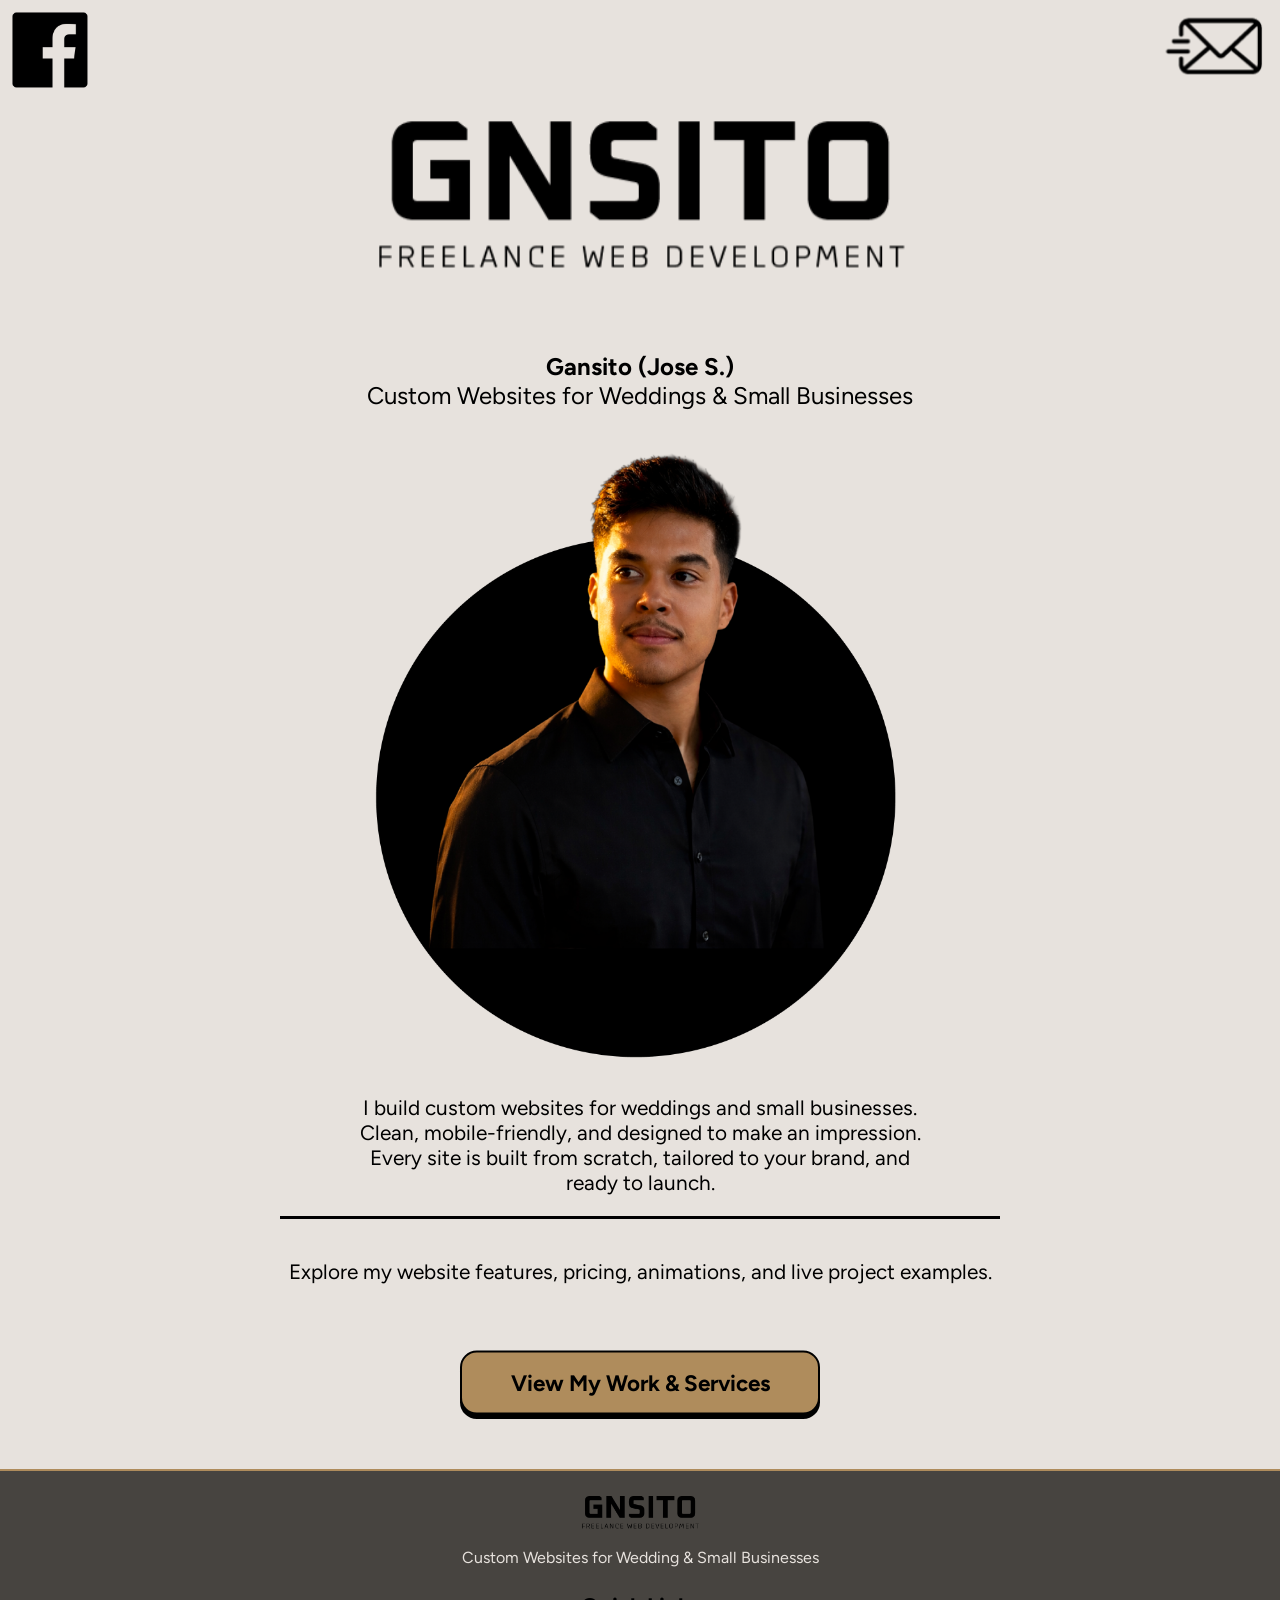
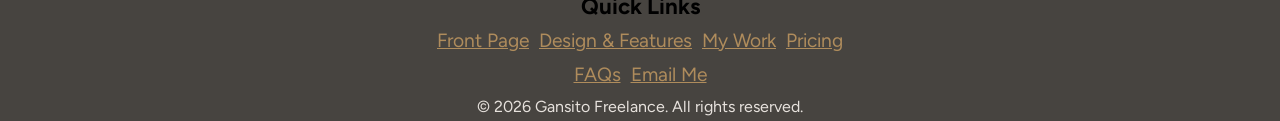
<file: index.html>
<!DOCTYPE html>
<html lang="en">
<head>
    <!--
        GNSITO Freelance Web Dev Home Page

        Author: Jose Sanchez
        Date: 2/12/2026

        Filename: index.html
    -->

    <title>GNSITO Freelance Web Development</title>
    <meta charset="utf-8">
    <meta name="viewport" content="width=device-width, initial-scale=1.0">
    <meta name="description" content="Custom website design for weddings and small businesses by GNSITO Freelance — modern, mobile-friendly sites built from scratch.">
    <link rel="icon" type="image/png" href="gallery/logo.png">
    <meta property="og:title" content="GNSITO Freelance Web Development">
    <meta property="og:description" content="Custom website design for weddings and small businesses by GNSITO Freelance — modern, mobile-friendly sites built from scratch.">
    <meta property="og:type" content="website">
    <meta property="og:url" content="https://gnsitofreelance.com/">
    <meta property="og:image" content="https://gnsitofreelance.com/gallery/logo.png">
    <meta property="og:site_name" content="GNSITO Freelance">
    <meta name="twitter:card" content="summary">
    <meta name="twitter:title" content="GNSITO Freelance Web Development">
    <meta name="twitter:description" content="Custom website design for weddings and small businesses by GNSITO Freelance — modern, mobile-friendly sites built from scratch.">
    <meta name="twitter:image" content="https://gnsitofreelance.com/gallery/logo.png">
    <link rel="stylesheet" href="base.css">
    <link rel="stylesheet" href="gf_styles1.css">
    <link rel="preconnect" href="https://fonts.googleapis.com">
    <link rel="preconnect" href="https://fonts.gstatic.com" crossorigin>
    <link href="https://fonts.googleapis.com/css2?family=Figtree:ital,wght@0,300..900;1,300..900&display=swap" rel="stylesheet">
    <script src="fade-animation.js" defer></script>
</head>

<body>

    <div class="contact">
        <div class="slide-in-right">
            <a href="https://www.facebook.com/profile.php?id=61586808749252" target="_blank">
                <img src="gallery/fb-icon.png" alt="facebook" class="facebook-icon">
            </a>
        </div>
        <div class="slide-in-left">
            <a onclick="window.location.href='mailto:gnsito.freelance@gmail.com'">
                <img src="gallery/email-icon.png" alt="email" class="email-icon">
            </a>
        </div>
    </div>

    <section class="logo">
        <img src="gallery/logo.png" alt="GNSITO Freelance Web Development">
    </section>

    <section class="profile">
        <div class="intro">
            <h1>
                Gansito (Jose S.)
            </h1>
            <p>
                Custom Websites for Weddings & Small Businesses
            </p>
        </div>

        <img src="gallery/profile-pic.png" alt="Profile" class="profile-pic">

        <div class="fade-in">
            <div class="about-me">
                <p>
                    I build custom websites for weddings and small businesses. Clean,
                    mobile-friendly, and designed to make an impression. Every site is
                    built from scratch, tailored to your brand, and ready to launch.
                </p>
            </div>
        </div>
    </section>

    <section class="websites">
        <div class="fade-in">
            <p class="info">
                Explore my website features, pricing, animations, and live project examples.
            </p>
        </div>

        <div class="fade-in">
            <div class="buttons">
                <div class="button" id="home-cta">
                    <a href="features.html" class="btn">View My Work & Services</a>
                </div>
            </div>
        </div>
    </section>
    
    <footer>
        <img src="gallery/logo.png" alt="logo" class="foot-logo">
        <p>Custom Websites for Wedding & Small Businesses</p>
        <section class="links">
            <h3>Quick Links</h3>
            <section class="foot-nav">
                <a href="index.html">Front Page</a>
                <a href="features.html">Design & Features</a>
                <a href="mywork.html">My Work</a>
                <a href="pricing.html">Pricing</a>
            </section>
            <div class="foot-nav">
                <a href="faq.html">FAQs</a>
                <a onclick="window.location.href='mailto:gnsito.freelance@gmail.com'">Email Me</a>
            </div>
        </section>
        <p>© 2026 Gansito Freelance. All rights reserved.</p>
    </footer>


</body>
</html>
</file>
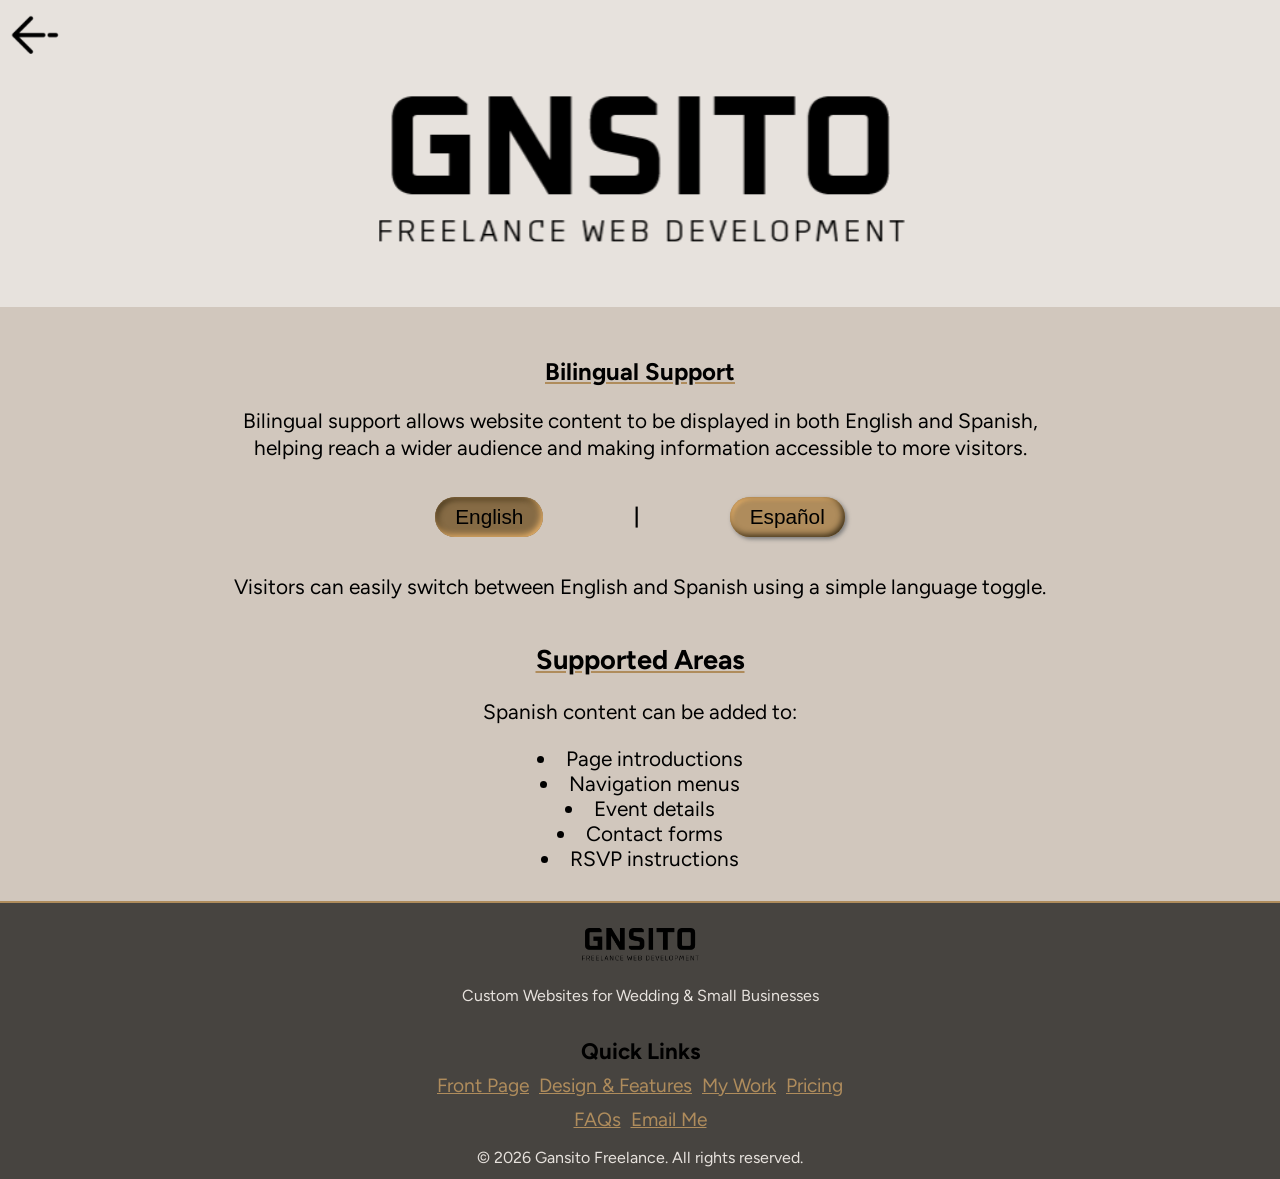
<file: bilingual.html>
<!DOCTYPE html>
<html lang="en">

    <!--
        GNSITO Freelance Bilingual Support Page

        Author: Jose Sanchez
        Date: 3/10/2026

        Filename: bilingual.html
    -->

<head>
    <meta charset="UTF-8">
    <meta name="viewport" content="width=device-width, initial-scale=1.0">
    <title>Bilingual Support | GNSITO Freelance</title>
    <meta name="description" content="Reach a wider audience with bilingual English and Spanish website content from GNSITO Freelance.">
    <link rel="icon" type="image/png" href="gallery/logo.png">
    <meta property="og:title" content="Bilingual Support | GNSITO Freelance">
    <meta property="og:description" content="Reach a wider audience with bilingual English and Spanish website content from GNSITO Freelance.">
    <meta property="og:type" content="website">
    <meta property="og:url" content="https://gnsitofreelance.com/bilingual.html">
    <meta property="og:image" content="https://gnsitofreelance.com/gallery/logo.png">
    <meta property="og:site_name" content="GNSITO Freelance">
    <meta name="twitter:card" content="summary">
    <meta name="twitter:title" content="Bilingual Support | GNSITO Freelance">
    <meta name="twitter:description" content="Reach a wider audience with bilingual English and Spanish website content from GNSITO Freelance.">
    <meta name="twitter:image" content="https://gnsitofreelance.com/gallery/logo.png">
    <link rel="preconnect" href="https://fonts.googleapis.com">
    <link rel="preconnect" href="https://fonts.gstatic.com" crossorigin>
    <link href="https://fonts.googleapis.com/css2?family=Figtree:ital,wght@0,300..900;1,300..900&display=swap" rel="stylesheet">
    <link rel="stylesheet" href="base.css">
    <link rel="stylesheet" href="bilingual-styles.css">
    <script src="fade-animation.js" defer></script>
    <script src="lang-toggle.js" defer></script>
</head>
<body>

    <header>

        <div class="top-header">
            <a href="features.html" class="back-btn">
                <img src="gallery/back-arrow.png" alt="Back Button">
            </a>
        </div>

        <div class="logo">
            <a href="index.html"><img src="gallery/logo.png" alt="logo"></a>
        </div>

    </header>

    <section class="main">
        <div class="intro">

            <div class="title">
                <h1>
                    <span class="en">Bilingual Support</span>
                    <span class="es">Apoyo Bilingue</span>
                </h1>
            </div>

            <div class="info">
                <p>
                    <span class="en">
                        Bilingual support allows website content to be displayed in both
                        English and Spanish, helping reach a wider audience and making
                        information accessible to more visitors.
                    </span>
                    <span class="es">
                        El soporte bilingüe permite que el contenido del sitio web se muestre 
                        en ambos inglés y español, ayudando a llegar a un público más amplio y 
                        haciendo información accesible a más visitantes.
                    </span>
                </p>
            </div>
        </div>

        <div class="card">
            <div class="language-toggle">
                <button data-lang="en" onclick="setLanguage('en')">English</button>
                <p><b>|</b></p>
                <button data-lang="es" onclick="setLanguage('es')">Español</button>
            </div>
        </div>

        <div class="card">
            <div class="description">
                <p>
                    <span class="en">
                        Visitors can easily switch between English and Spanish
                        using a simple language toggle.
                    </span>
                    <span class="es">
                        Los visitantes pueden cambiar fácilmente entre inglés y español 
                        mediante un sencillo interruptor de idioma.
                    </span>
                </p>
            </div>
        </div>


        <div class="support">
            <div class="card">
                <h2>
                    <span class="en">
                        Supported Areas
                    </span>
                    <span class="es">
                        Áreas Apoyadas
                    </span>
                </h2>
            </div>


            <span class="en">
                <p>Spanish content can be added to:</p>
                <ul>
                    <li class="card">Page introductions</li>
                    <li class="card">Navigation menus</li>
                    <li class="card">Event details</li>
                    <li class="card">Contact forms</li>
                    <li class="card">RSVP instructions</li>
                </ul>
            </span>
            <span class="es">
                <p>Se puede añadir contenido en español a:</p>
                <ul>
                    <li class="card">Introducciones de páginas</li>
                    <li class="card">Menús de navegación</li>
                    <li class="card">Detalles del evento</li>
                    <li class="card">Formularios de contacto</li>
                    <li class="card">Instrucciones de RSVP</li>
                </ul>
            </span>

        </div>


    
    </section>

    <footer>
        <img src="gallery/logo.png" alt="logo" class="foot-logo">
        <p>Custom Websites for Wedding & Small Businesses</p>
        <section class="links">
            <h3>Quick Links</h3>
            <section class="foot-nav">
                <a href="index.html">Front Page</a>
                <a href="features.html">Design & Features</a>
                <a href="mywork.html">My Work</a>
                <a href="pricing.html">Pricing</a>
            </section>
            <div class="foot-nav">
                <a href="faq.html">FAQs</a>
                <a onclick="window.location.href='mailto:gnsito.freelance@gmail.com'">Email Me</a>
            </div>
        </section>
        <p>© 2026 Gansito Freelance. All rights reserved.</p>
    </footer>

</body>
</html>
</file>
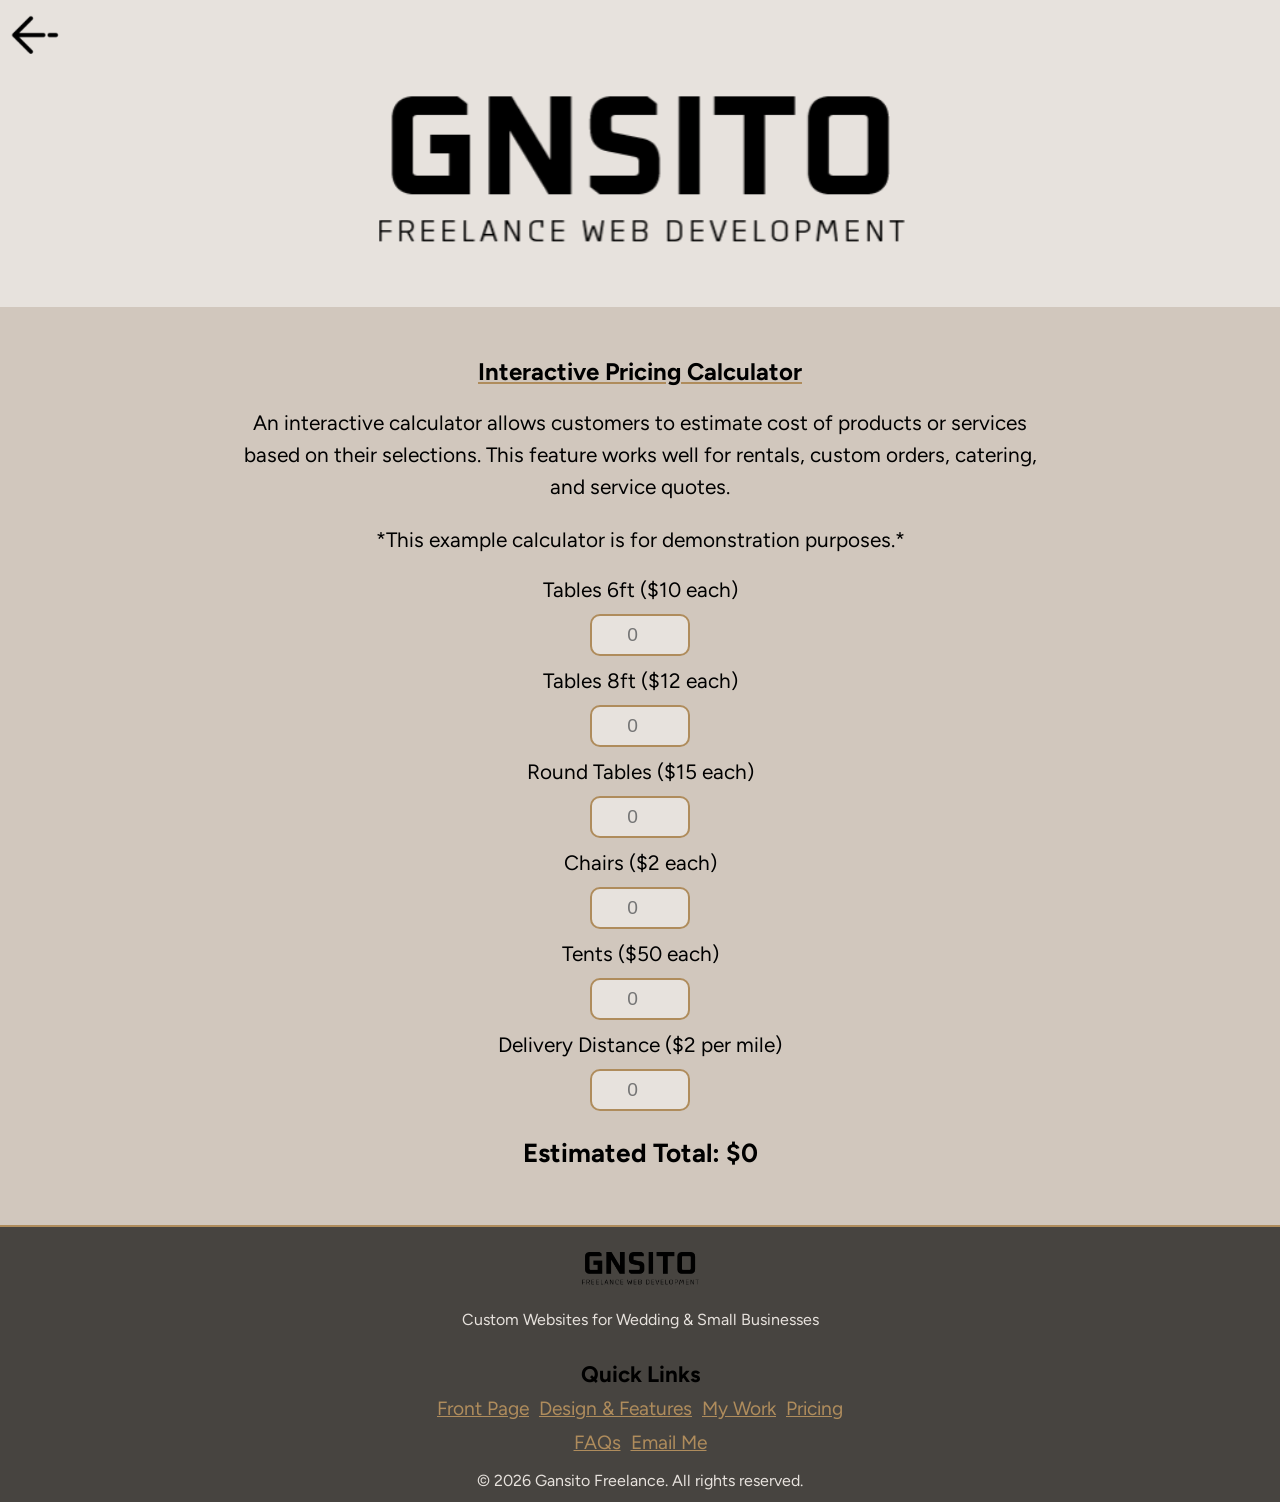
<file: calculator.html>
<!DOCTYPE html>
<html lang="en">

    <!--
        GNSITO Freelance Pricing Calculator Page

        Author: Jose Sanchez
        Date: 3/11/2026

        Filename: calculator.html
    -->

<head>
    <meta charset="UTF-8">
    <meta name="viewport" content="width=device-width, initial-scale=1.0">
    <title>Interactive Pricing Calculator | GNSITO Freelance</title>
    <meta name="description" content="Estimate the cost of your custom website with GNSITO Freelance's interactive pricing calculator.">
    <link rel="icon" type="image/png" href="gallery/logo.png">
    <meta property="og:title" content="Interactive Pricing Calculator | GNSITO Freelance">
    <meta property="og:description" content="Estimate the cost of your custom website with GNSITO Freelance's interactive pricing calculator.">
    <meta property="og:type" content="website">
    <meta property="og:url" content="https://gnsitofreelance.com/calculator.html">
    <meta property="og:image" content="https://gnsitofreelance.com/gallery/logo.png">
    <meta property="og:site_name" content="GNSITO Freelance">
    <meta name="twitter:card" content="summary">
    <meta name="twitter:title" content="Interactive Pricing Calculator | GNSITO Freelance">
    <meta name="twitter:description" content="Estimate the cost of your custom website with GNSITO Freelance's interactive pricing calculator.">
    <meta name="twitter:image" content="https://gnsitofreelance.com/gallery/logo.png">
    <link rel="preconnect" href="https://fonts.googleapis.com">
    <link rel="preconnect" href="https://fonts.gstatic.com" crossorigin>
    <link href="https://fonts.googleapis.com/css2?family=Figtree:ital,wght@0,300..900;1,300..900&display=swap" rel="stylesheet">
    <link rel="stylesheet" href="base.css">
    <link rel="stylesheet" href="calculator-styles.css">
    <script src="fade-animation.js" defer></script>
</head>
<body>

    <header>

        <div class="top-header">
            <a href="features.html" class="back-btn">
                <img src="gallery/back-arrow.png" alt="Back Button">
            </a>
        </div>

        <div class="logo">
            <a href="index.html"><img src="gallery/logo.png" alt="logo"></a>
        </div>

    </header>

    <section class="main">
        <div class="intro">

            <div class="title">
                <h1>Interactive Pricing Calculator</h1>
            </div>

            <div class="info">
                <p>
                    An interactive calculator allows customers to estimate cost
                    of products or services based on their selections. This
                    feature works well for rentals, custom orders, catering,
                    and service quotes.
                </p>
            </div>

            <div class="note">
                <p>*This example calculator is for demonstration purposes.*</p>
            </div>
        </div>


        <div class="card">
            <div class="calculator">

                <label>Tables 6ft ($10 each)</label>
                <input type="number" id="tables6" placeholder="0" min="0">

                <label>Tables 8ft ($12 each)</label>
                <input type="number" id="tables8" placeholder="0" min="0">

                <label>Round Tables ($15 each)</label>
                <input type="number" id="round" placeholder="0" min="0">

                <label>Chairs ($2 each)</label>
                <input type="number" id="chairs" placeholder="0" min="0">

                <label>Tents ($50 each)</label>
                <input type="number" id="tents" placeholder="0" min="0">

                <label>Delivery Distance ($2 per mile)</label>
                <input type="number" id="miles" placeholder="0" min="0">

            </div>
        </div>

        <div class="card">
            <div class="total-box">
                <h3>Estimated Total: $<span id="total">0</span></h3>
            </div>
        </div>

        <script>
            function calculateTotal() {
                let tables6 = getValue("tables6") * 10;
                let tables8 = getValue("tables8") * 12;
                let round = getValue("round") * 15;
                let chairs = getValue("chairs") * 2;
                let tents = getValue("tents") * 50;
                let miles = getValue("miles") * 2;

                let total = tables6 + tables8 + round + chairs + tents + miles;

                document.getElementById("total").textContent = total.toFixed(2);
            }

            document.querySelectorAll("input").forEach(input => {
                input.addEventListener("input", calculateTotal);
            })

            function getValue(id) {
                let input = document.getElementById(id);
                let value = parseFloat(input.value);

                if (isNaN(value) || value < 0) {
                    return 0;
                }

                return value;
            }
            document.querySelectorAll('input[type="number"]').forEach(input => {
                input.addEventListener("keydown", function(e) {
                    if (e.key === "-") {
                        e.preventDefault();
                    }
                });
            });
        </script>

    </section>

    <footer>
        <img src="gallery/logo.png" alt="logo" class="foot-logo">
        <p>Custom Websites for Wedding & Small Businesses</p>
        <section class="links">
            <h3>Quick Links</h3>
            <section class="foot-nav">
                <a href="index.html">Front Page</a>
                <a href="features.html">Design & Features</a>
                <a href="mywork.html">My Work</a>
                <a href="pricing.html">Pricing</a>
            </section>
            <div class="foot-nav">
                <a href="faq.html">FAQs</a>
                <a onclick="window.location.href='mailto:gnsito.freelance@gmail.com'">Email Me</a>
            </div>
        </section>
        <p>© 2026 Gansito Freelance. All rights reserved.</p>
    </footer>

</body>
</html>
</file>
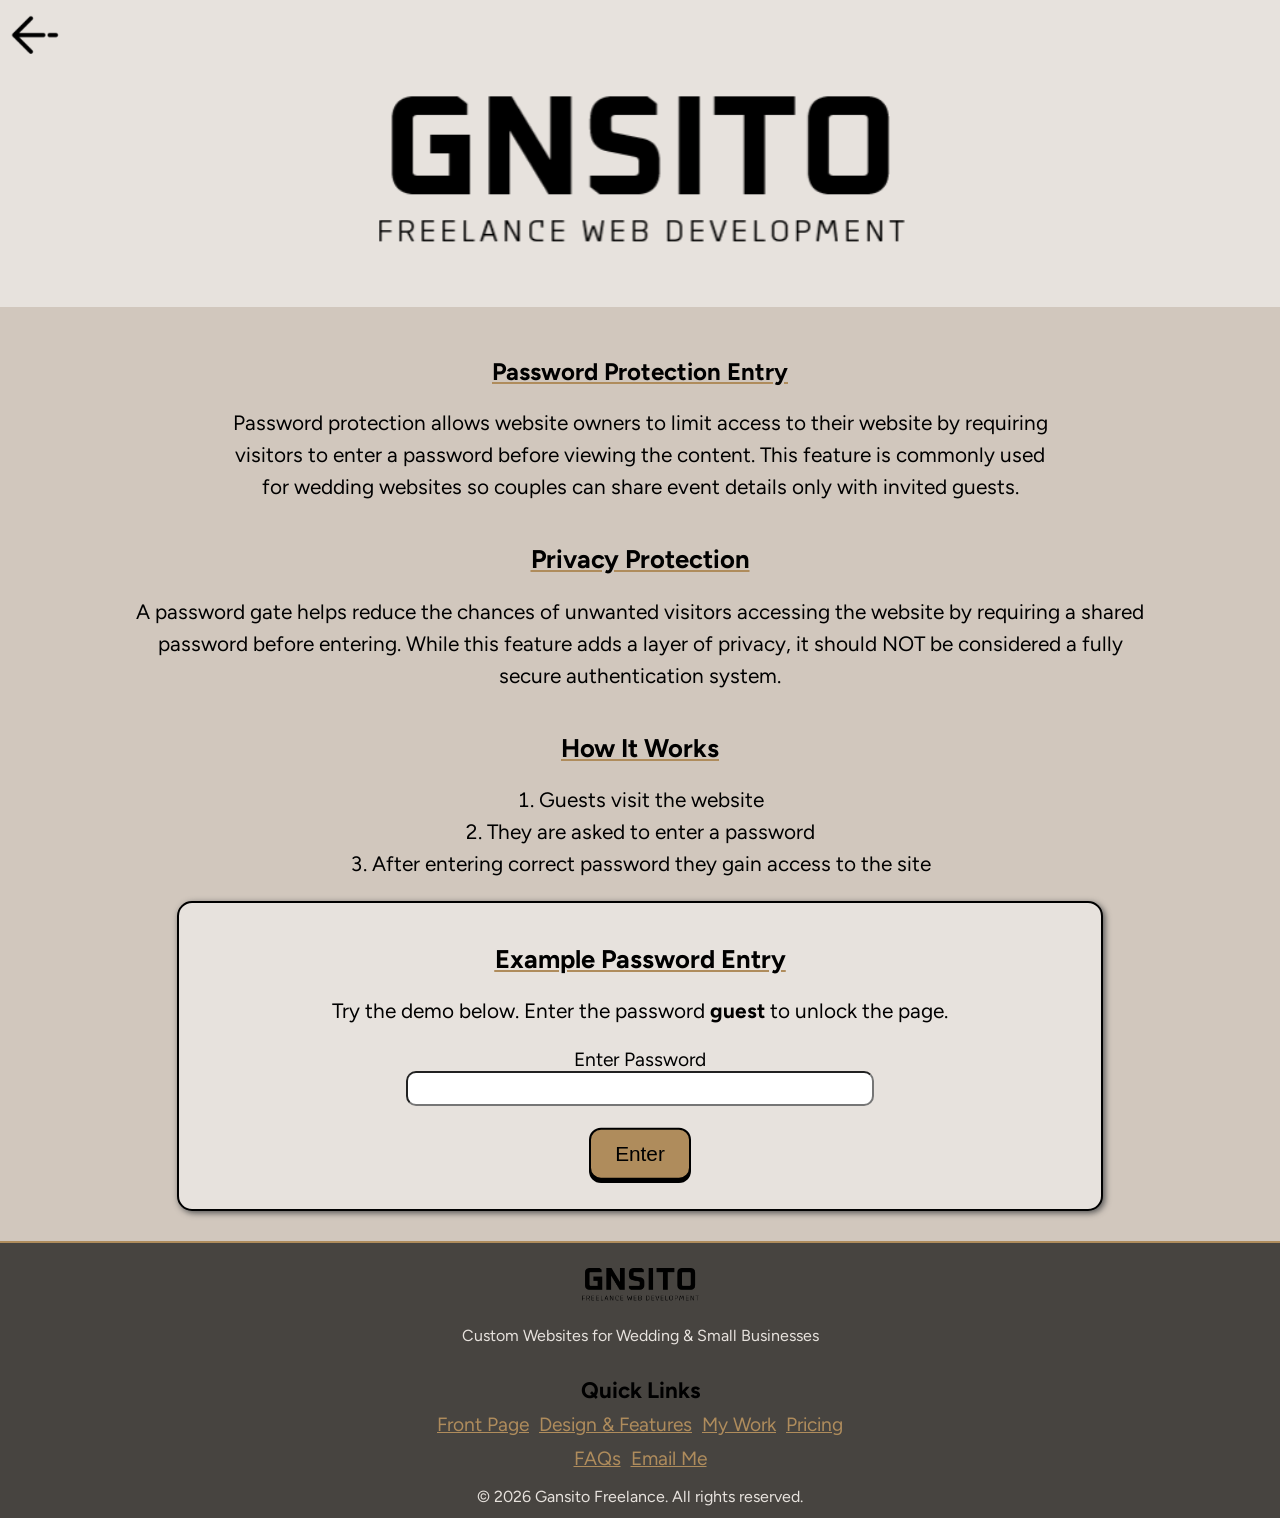
<file: demo-access.html>
<!DOCTYPE html>
<html lang="en">

    <!--
        GNSITO Freelance Demo Access Page

        Author: Jose Sanchez
        Date: 3/13/2026

        Filename: demo-access.html
    -->

<head>
    <meta charset="UTF-8">
    <meta name="viewport" content="width=device-width, initial-scale=1.0">
    <title>Demo Access | GNSITO Freelance</title>
    <meta name="description" content="Preview of private password-protected website content from GNSITO Freelance.">
    <meta name="robots" content="noindex, nofollow">
    <link rel="icon" type="image/png" href="gallery/logo.png">
    <link rel="preconnect" href="https://fonts.googleapis.com">
    <link rel="preconnect" href="https://fonts.gstatic.com" crossorigin>
    <link href="https://fonts.googleapis.com/css2?family=Figtree:ital,wght@0,300..900;1,300..900&display=swap" rel="stylesheet">
    <link rel="stylesheet" href="base.css">
    <link rel="stylesheet" href="password-styles.css">
    <script src="fade-animation.js" defer></script>
</head>
<body>

    <header>

        <div class="top-header">
            <a href="password.html" class="back-btn">
                <img src="gallery/back-arrow.png" alt="Back Button">
            </a>
        </div>

        <div class="logo">
            <a href="index.html"><img src="gallery/logo.png" alt="logo"></a>
        </div>

    </header>

    <section class="main">
        <div class="intro">

            <div class="title">
                <h1>Congragulations!</h1>
            </div>

            <div class="info">
                <p>
                    This page represents the private website content that guests
                    would see after entering the correct password.
                </p>
            </div>

            <div class="title">
                <h2>Direct Page Access Protection</h2>
            </div>

            <div class="info">
                If someone attempts to access a page directly by typing its web address
                into the browser, the website first checks whether the password has been 
                entered. If not, the visitor is automatically redirected back to the 
                password entry page before the content can be viewed.
            </div>
        </div>


        
    </section>

    <footer>
        <img src="gallery/logo.png" alt="logo" class="foot-logo">
        <p>Custom Websites for Wedding & Small Businesses</p>
        <section class="links">
            <h3>Quick Links</h3>
            <section class="foot-nav">
                <a href="index.html">Front Page</a>
                <a href="features.html">Design & Features</a>
                <a href="mywork.html">My Work</a>
                <a href="pricing.html">Pricing</a>
            </section>
            <div class="foot-nav">
                <a href="faq.html">FAQs</a>
                <a onclick="window.location.href='mailto:gnsito.freelance@gmail.com'">Email Me</a>
            </div>
        </section>
        <p>© 2026 Gansito Freelance. All rights reserved.</p>
    </footer>

    <script>
        if(sessionStorage.getItem("weddingAccess") !== "allowed") {
            window.location.replace("password.html");
        }
    </script>

</body>
</html>
</file>
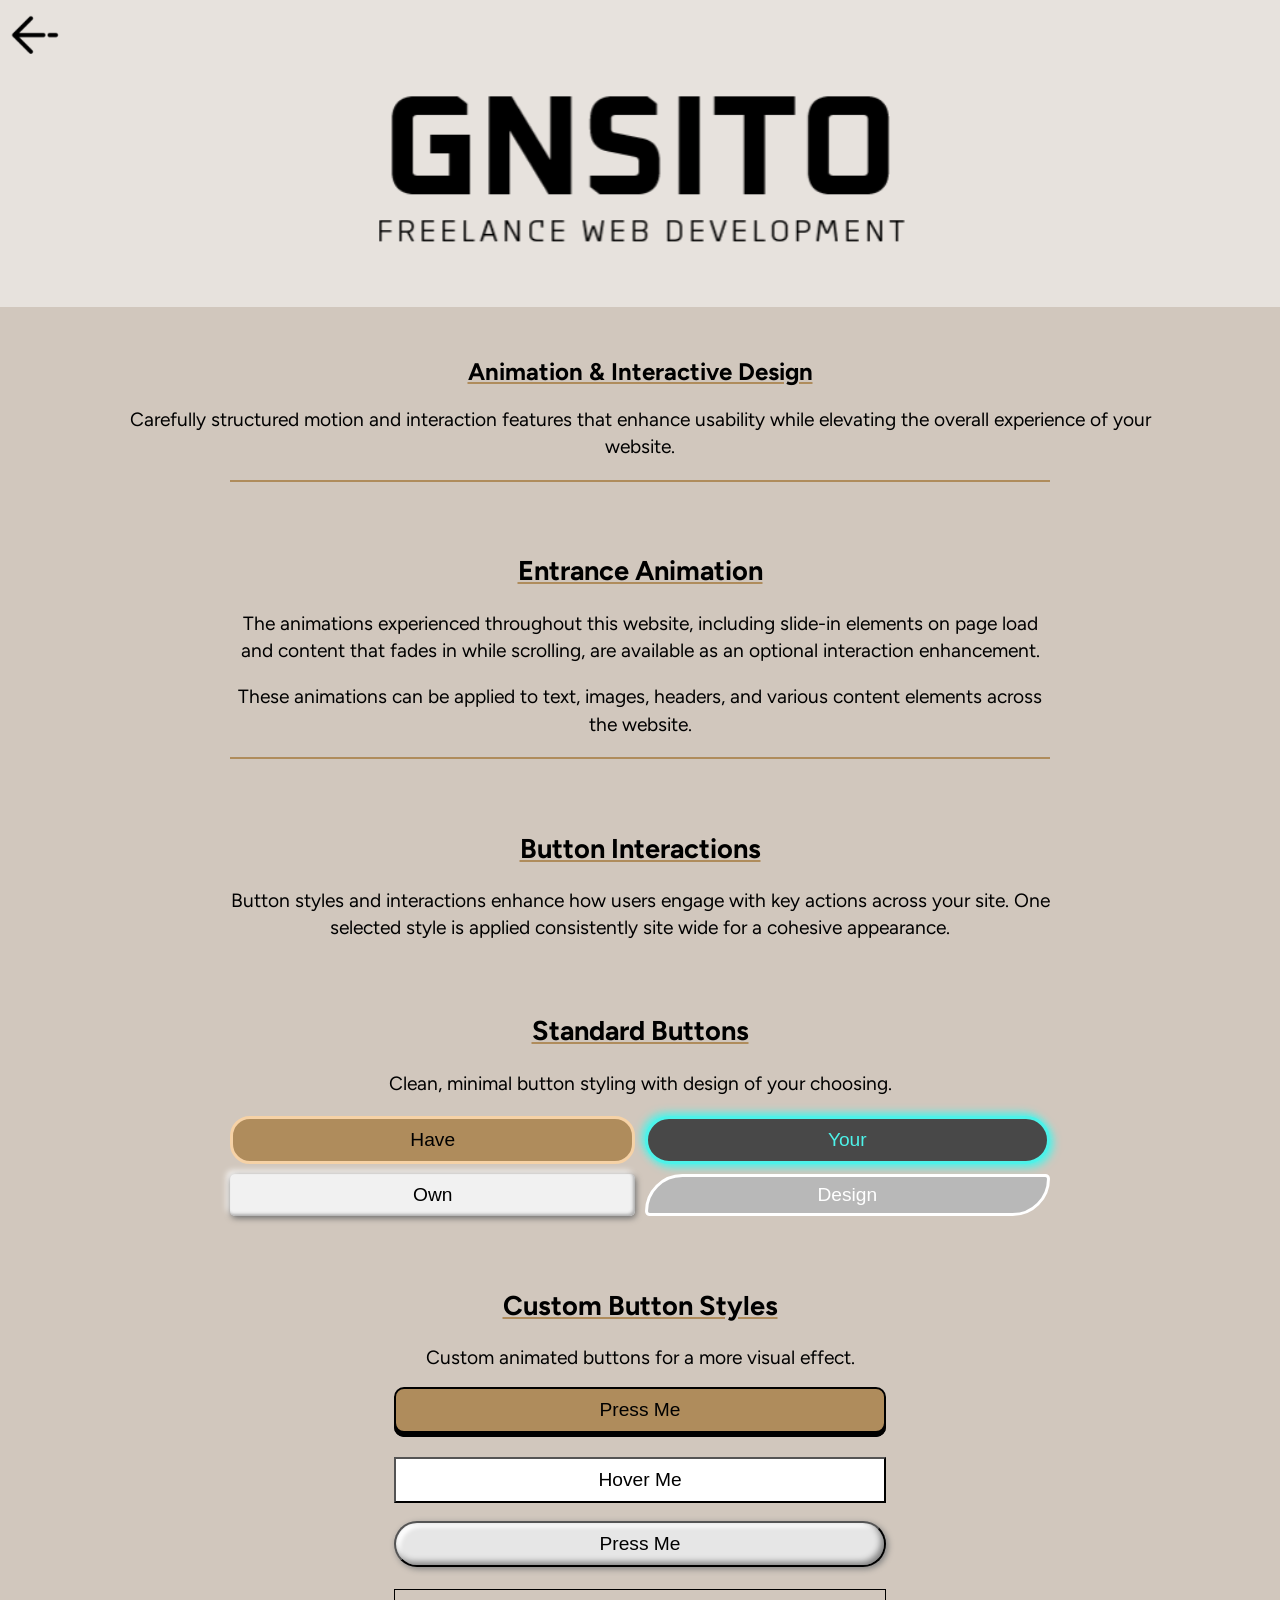
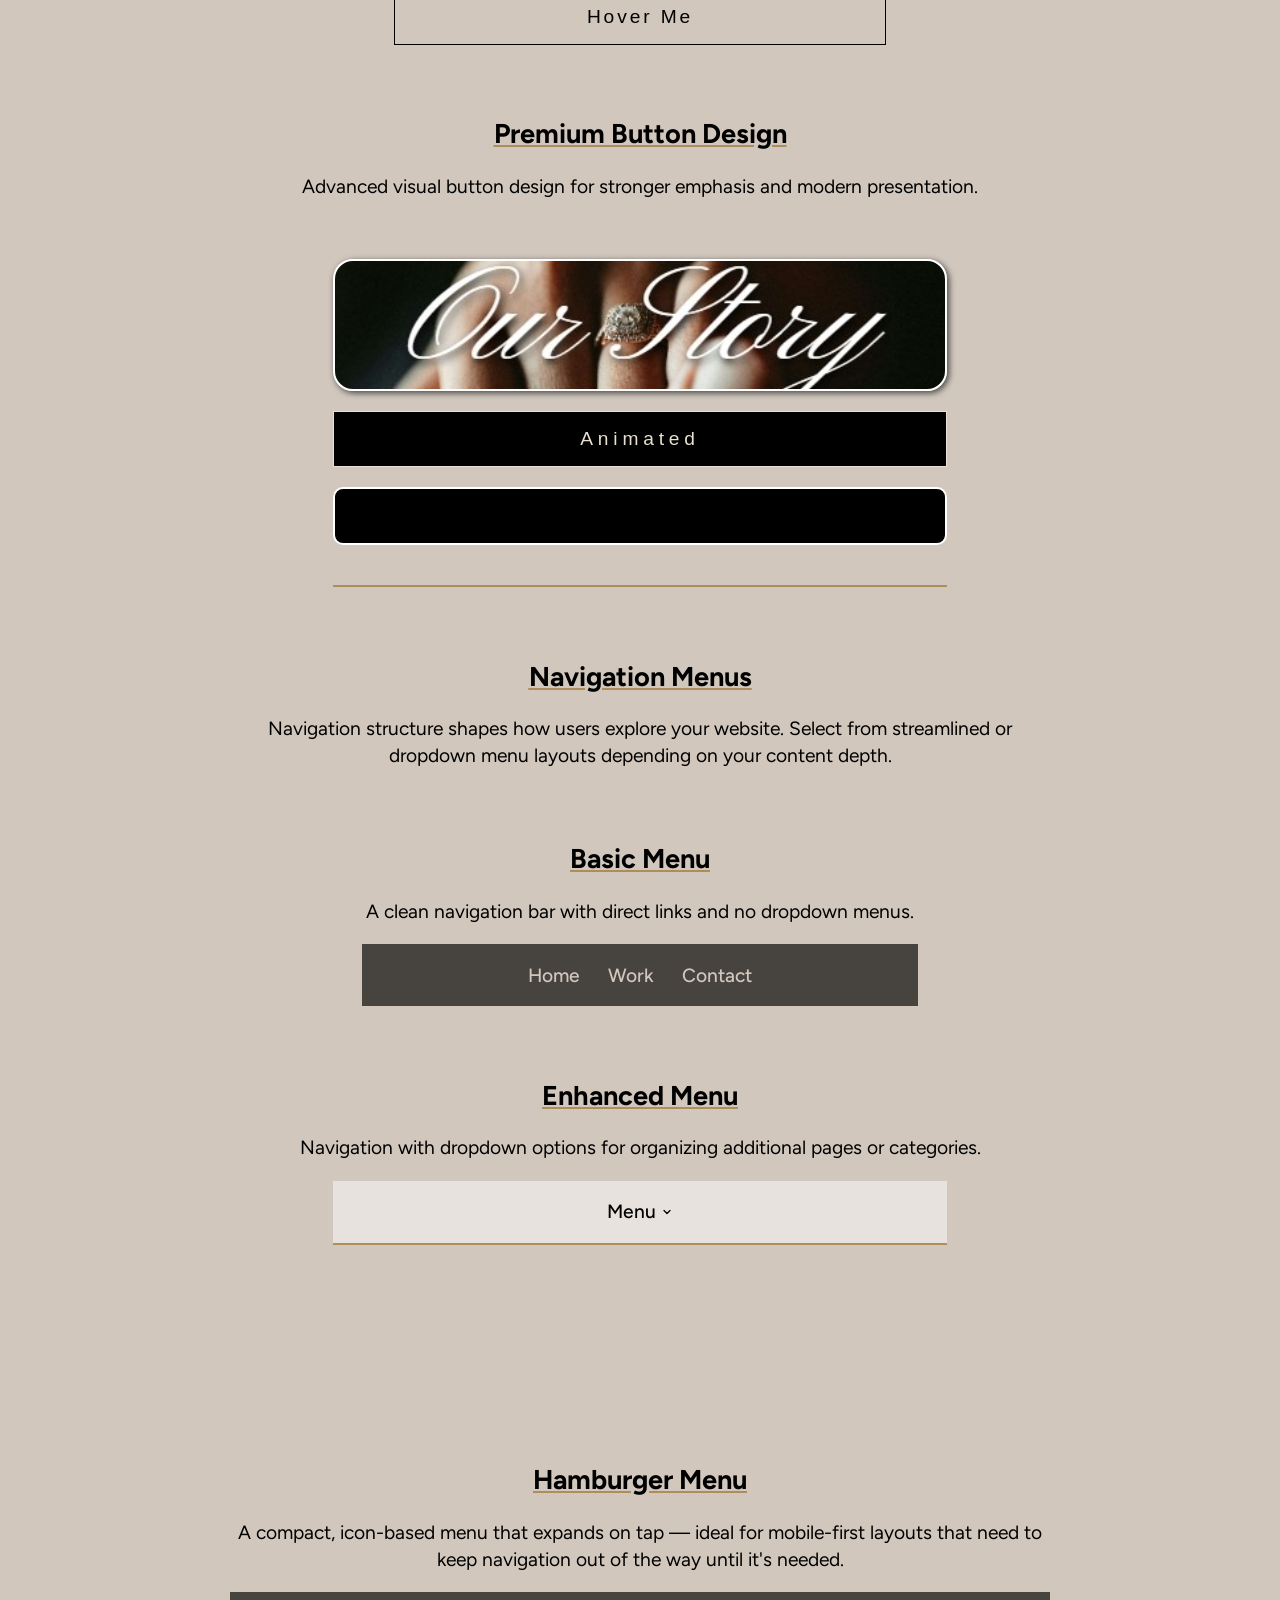
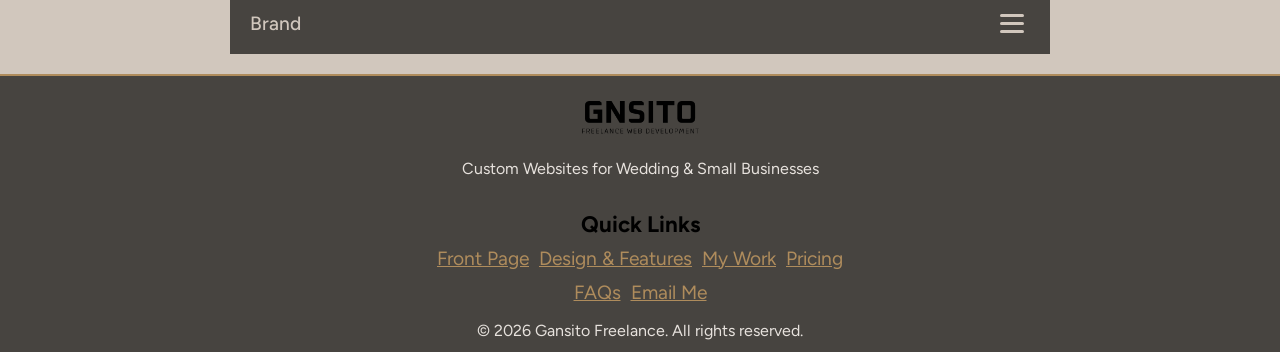
<file: design.html>
<!DOCTYPE html>
<html lang="en">

    <!--
        GNSITO Freelance Web Interactive Page

        Author: Jose Sanchez
        Date: 2/26/2026

        Filename: design.html
    -->

<head>
    <meta charset="UTF-8">
    <meta name="viewport" content="width=device-width, initial-scale=1.0">
    <title>Interactive Design | GNSITO Freelance</title>
    <meta name="description" content="See interactive design elements and animations GNSITO Freelance can build into your website.">
    <link rel="icon" type="image/png" href="gallery/logo.png">
    <meta property="og:title" content="Interactive Design | GNSITO Freelance">
    <meta property="og:description" content="See interactive design elements and animations GNSITO Freelance can build into your website.">
    <meta property="og:type" content="website">
    <meta property="og:url" content="https://gnsitofreelance.com/design.html">
    <meta property="og:image" content="https://gnsitofreelance.com/gallery/logo.png">
    <meta property="og:site_name" content="GNSITO Freelance">
    <meta name="twitter:card" content="summary">
    <meta name="twitter:title" content="Interactive Design | GNSITO Freelance">
    <meta name="twitter:description" content="See interactive design elements and animations GNSITO Freelance can build into your website.">
    <meta name="twitter:image" content="https://gnsitofreelance.com/gallery/logo.png">
    <link rel="preconnect" href="https://fonts.googleapis.com">
    <link rel="preconnect" href="https://fonts.gstatic.com" crossorigin>
    <link href="https://fonts.googleapis.com/css2?family=Figtree:ital,wght@0,300..900;1,300..900&display=swap" rel="stylesheet">
    <link rel="stylesheet" href="base.css">
    <link rel="stylesheet" href="design-styles.css">
    <script src="fade-animation.js" defer></script>
</head>
<body>

    <header>

        <div class="top-header">
            <a href="features.html" class="back-btn">
                <img src="gallery/back-arrow.png" alt="Back Button">
            </a>
        </div>

        <div class="logo">
            <a href="index.html"><img src="gallery/logo.png" alt="logo"></a>
        </div>

    </header>

    <section class="main">
        <div class="intro">

            <div class="title">
                <h1>Animation & Interactive Design</h1>
            </div>

            <div class="info">
                <p>
                    Carefully structured motion and interaction features that enhance
                    usability while elevating the overall experience of your website.
                </p>
            </div>

        </div>

        <div class="card">
            <div class="animate-intro">
                <h2>
                    Entrance Animation
                </h2>

                <p>
                    The animations experienced throughout this website, including slide-in
                    elements on page load and content that fades in while scrolling,
                    are available as an optional interaction enhancement.
                </p>

                <p>
                    These animations can be applied to text, images, headers, and various
                    content elements across the website.
                </p>
            </div>
        </div>


        <div class="card">
            <div class="btn-intro">
                <h2>
                    Button Interactions
                </h2>
                <p>
                    Button styles and interactions enhance how users engage with key actions
                    across your site. One selected style is applied consistently site wide
                    for a cohesive appearance.
                </p>
            </div>
        </div>

        <div class="button-section">

            <div class="card">
                <div class="standard-section">
                    <div class="btn-intro">
                        <h2>
                            Standard Buttons
                        </h2>

                        <p>
                            Clean, minimal button styling with design of your choosing.
                        </p>
                    </div>

                    <div class="std-btn-grid">
                        <button class="btn1">Have</button>
                        <button class="btn2">Your</button>
                        <button class="btn3">Own</button>
                        <button class="btn4">Design</button>
                    </div>
                </div>
            </div>

            <div class="card">
                <div class="custom-btn">
                    <div class="btn-intro">
                        <h2>
                            Custom Button Styles
                        </h2>

                        <p>
                            Custom animated buttons for a more visual effect.
                        </p>
                    </div>

                    <div class="custom-btns">
                        <button class="btn5">Press Me</button>
                        <button class="btn6">Hover Me</button>
                        <button class="btn7">Press Me</button>
                        <button class="btn8"><span>Hover Me</span></button>
                    </div>
                </div>
            </div>

            <div class="card">
                <div class="premium-btn">
                    <div class="btn-intro">
                        <h2>
                            Premium Button Design
                        </h2>

                        <p>
                            Advanced visual button design for stronger emphasis
                            and modern presentation.
                        </p>
                    </div>

                    <div class="premium-btns">
                        <button class="btn9"></button>
                        <button class="btn10">Animated</button>
                        <button class="btn11"><span>Ooo Colors</span></button>
                    </div>
                </div>
            </div>

        </div>


        <div class="card">
            <div class="title">
                <h2>Navigation Menus</h2>
            </div>
            <div class="info">
                <p>
                    Navigation structure shapes how users explore your website.
                    Select from streamlined or dropdown menu layouts
                    depending on your content depth.
                </p>
            </div>
        </div>

        <div class="card">
            <div class="title">
                <h2>Basic Menu</h2>
            </div>
            <div class="info">
                <p>
                    A clean navigation bar with direct links and no dropdown menus.
                </p>
            </div>
            <div class="demo-frame">
                <nav class="nav1">
                    <ul class="nav1-links">
                        <li><a href="javascript:void(0)">Home</a></li>
                        <li><a href="javascript:void(0)">Work</a></li>
                        <li><a href="javascript:void(0)">Contact</a></li>
                    </ul>
                </nav>
            </div>
        </div>


        <div class="card">
            <div class="title">
                <h2>Enhanced Menu</h2>
            </div>
            <div class="info">
                <p>
                    Navigation with dropdown options for organizing additional pages or categories.
                </p>
            </div>
            <div class="demo-frame dropdown-demo">
                <div class="dropdown-wrapper">
                    <nav class="nav2">
                        <ul class="nav2-links">
                            <li>
                                <a href="javascript:void(0)">
                                    Menu
                                    <svg viewBox="0 0 24 24" fill="none" stroke-width="2.5" stroke-linecap="round" stroke-linejoin="round"><path d="M6 9l6 6 6-6"/></svg>
                                </a>
                                <div class="dropdown">
                                    <a href="javascript:void(0)">Services</a>
                                    <a href="javascript:void(0)">My Work</a>
                                    <a href="javascript:void(0)">Pricing</a>
                                    <a href="javascript:void(0)">Contact</a>
                                </div>
                            </li>
                        </ul>
                    </nav>
                </div>
            </div>
        </div>

        <div class="card hamburger-section">
            <div class="title">
                <h2>Hamburger Menu</h2>
            </div>
            <div class="info">
                <p>
                    A compact, icon-based menu that expands on tap — ideal for mobile-first
                    layouts that need to keep navigation out of the way until it's needed.
                </p>
            </div>
            <div class="demo-frame hamburger-demo">
                <nav class="nav3">
                    <span class="nav3-brand">Brand</span>
                    <button class="hamburger-btn" id="hamburgerBtn" aria-label="Toggle menu" aria-expanded="false">
                        <span></span>
                        <span></span>
                        <span></span>
                    </button>
                </nav>
                <ul class="hamburger-links" id="hamburgerLinks">
                    <li><a href="javascript:void(0)">Home</a></li>
                    <li><a href="javascript:void(0)">Work</a></li>
                    <li><a href="javascript:void(0)">Pricing</a></li>
                    <li><a href="javascript:void(0)">Contact</a></li>
                </ul>
            </div>
        </div>

    </section>



    <footer>
        <img src="gallery/logo.png" alt="logo" class="foot-logo">
        <p>Custom Websites for Wedding & Small Businesses</p>
        <section class="links">
            <h3>Quick Links</h3>
            <section class="foot-nav">
                <a href="index.html">Front Page</a>
                <a href="features.html">Design & Features</a>
                <a href="mywork.html">My Work</a>
                <a href="pricing.html">Pricing</a>
            </section>
            <div class="foot-nav">
                <a href="faq.html">FAQs</a>
                <a onclick="window.location.href='mailto:gnsito.freelance@gmail.com'">Email Me</a>
            </div>
        </section>
        <p>© 2026 Gansito Freelance. All rights reserved.</p>
    </footer>

    <script>
        document.querySelectorAll('.btn5, .btn7').forEach(btn => {
            btn.addEventListener('touchstart', function() {
                this.classList.add('pressed');
            }, { passive: true });

            btn.addEventListener('touchend', function() {
                this.classList.remove('pressed');
            });

            btn.addEventListener('touchcancel', function() {
                this.classList.remove('pressed');
            });
        });

        const hamburgerBtn = document.getElementById('hamburgerBtn');
        const hamburgerLinks = document.getElementById('hamburgerLinks');

        hamburgerBtn.addEventListener('click', function() {
            const isOpen = hamburgerLinks.classList.toggle('open');
            hamburgerBtn.classList.toggle('open', isOpen);
            hamburgerBtn.setAttribute('aria-expanded', isOpen);
        });
    </script>

</body>
</html>
</file>
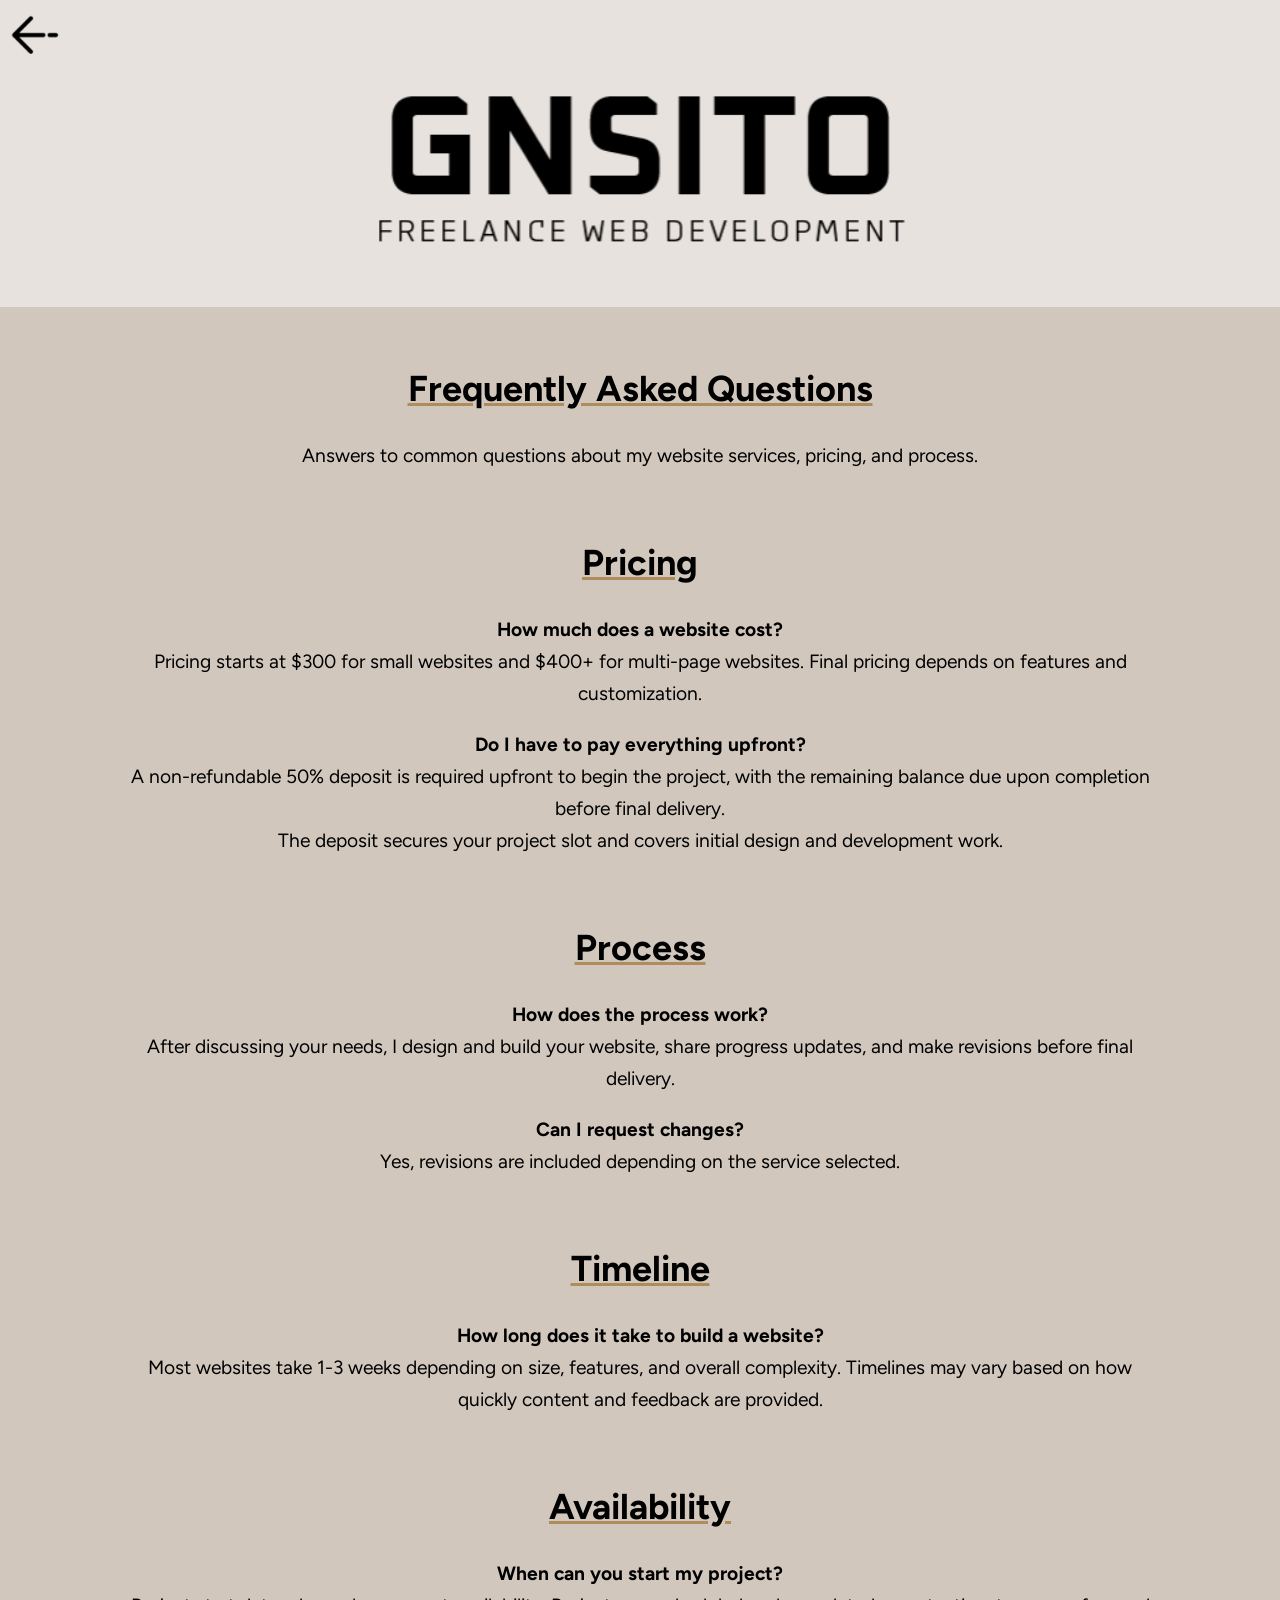
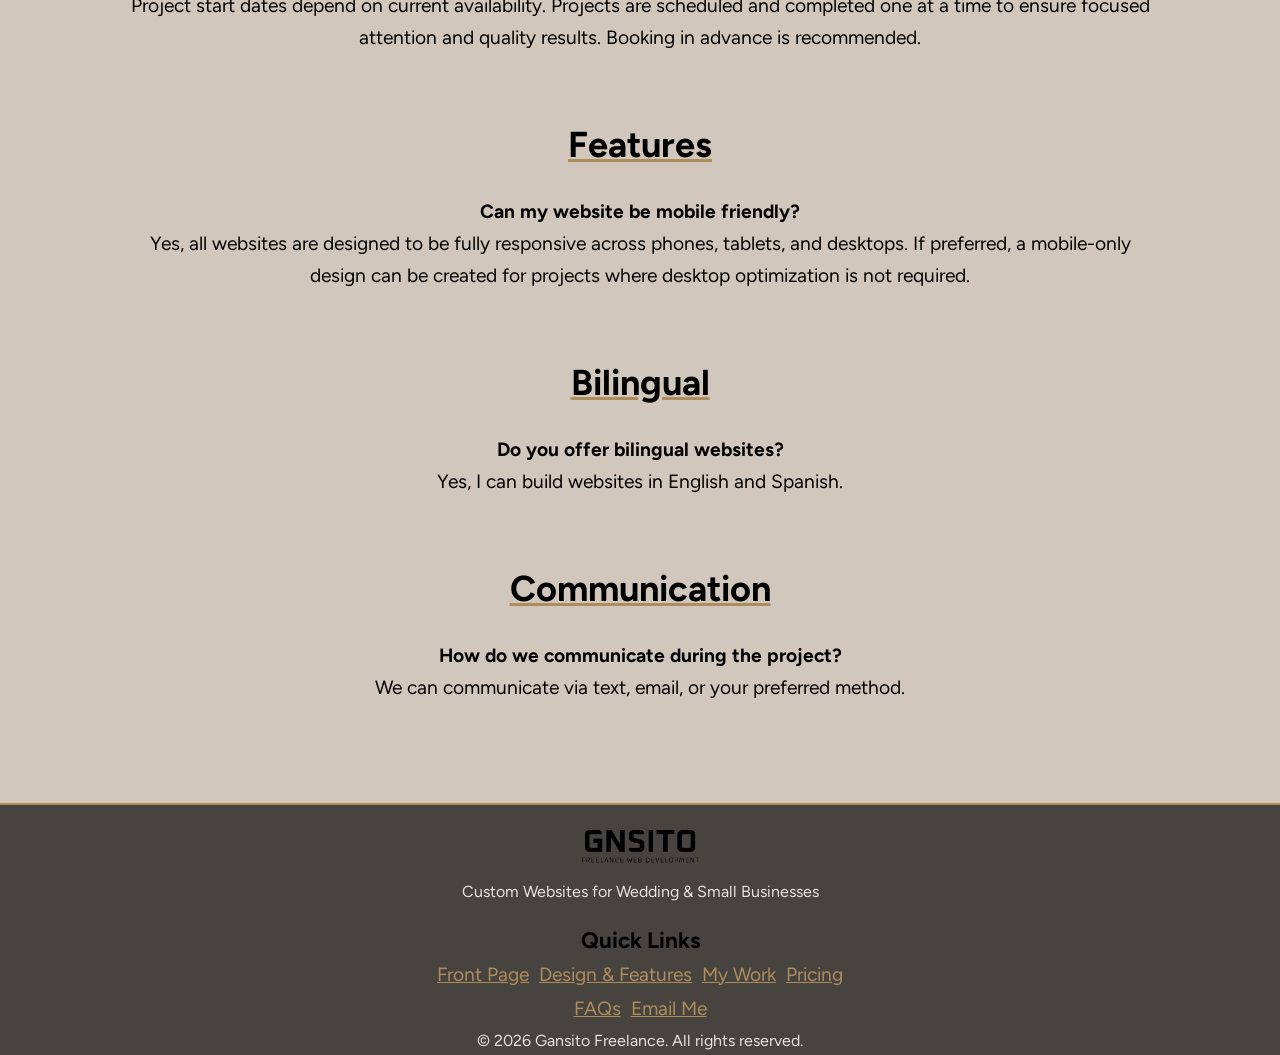
<file: faq.html>
<!DOCTYPE html>
<html lang="en">

    <!--
        GNSITO Freelance Web FAQ Page

        Author: Jose Sanchez
        Date: 2/26/2026

        Filename: design.html
    -->

<head>
    <meta charset="UTF-8">
    <meta name="viewport" content="width=device-width, initial-scale=1.0">
    <title>FAQ | GNSITO Freelance</title>
    <meta name="description" content="Answers to common questions about working with GNSITO Freelance for custom website design.">
    <link rel="icon" type="image/png" href="gallery/logo.png">
    <meta property="og:title" content="FAQ | GNSITO Freelance">
    <meta property="og:description" content="Answers to common questions about working with GNSITO Freelance for custom website design.">
    <meta property="og:type" content="website">
    <meta property="og:url" content="https://gnsitofreelance.com/faq.html">
    <meta property="og:image" content="https://gnsitofreelance.com/gallery/logo.png">
    <meta property="og:site_name" content="GNSITO Freelance">
    <meta name="twitter:card" content="summary">
    <meta name="twitter:title" content="FAQ | GNSITO Freelance">
    <meta name="twitter:description" content="Answers to common questions about working with GNSITO Freelance for custom website design.">
    <meta name="twitter:image" content="https://gnsitofreelance.com/gallery/logo.png">
    <link rel="preconnect" href="https://fonts.googleapis.com">
    <link rel="preconnect" href="https://fonts.gstatic.com" crossorigin>
    <link href="https://fonts.googleapis.com/css2?family=Figtree:ital,wght@0,300..900;1,300..900&display=swap" rel="stylesheet">
    <link rel="stylesheet" href="base.css">
    <link rel="stylesheet" href="faq-styles.css">
    <script src="fade-animation.js" defer></script>
</head>
<body>

    <header>

        <div class="top-header">
            <a href="features.html" class="back-btn">
                <img src="gallery/back-arrow.png" alt="Back Button">
            </a>
        </div>

        <div class="logo">
            <a href="index.html"><img src="gallery/logo.png" alt="logo"></a>
        </div>

    </header>

    <section class="main">
        <div class="intro">

            <div class="title1">
                <h1>Frequently Asked Questions</h1>
            </div>

            <div class="info1">
                <p>
                    Answers to common questions about my website services, pricing, and process. 
                </p>
            </div>

            <div class="pricing">
                <div class="title card">
                    <h2>Pricing</h2>
                </div>

                <div class="info card">
                    <p>
                        <b>How much does a website cost?</b><br>
                        Pricing starts at $300 for small websites and $400+ for multi-page websites.
                        Final pricing depends on features and customization.
                    </p>
                </div>

                <div class="info card">
                    <p>
                        <b>Do I have to pay everything upfront?</b><br>
                        A non-refundable 50% deposit is required upfront to begin the project, with
                        the remaining balance due upon completion before final delivery. <br>
                        The deposit secures your project slot and covers initial design and 
                        development work.
                    </p>
                </div>
            </div>

            <div class="process">
                <div class="title card">
                    <h2>Process</h2>
                </div>

                <div class="info card">
                    <p>
                        <b>How does the process work?</b><br>
                        After discussing your needs, I design and build your website, share progress updates, 
                        and make revisions before final delivery.
                    </p>
                </div>

                <div class="info card">
                    <p>
                        <b>Can I request changes?</b><br>
                        Yes, revisions are included depending on the service selected.
                    </p>
                </div>
            </div>
            
            <div class="timeline">
                <div class="title card">
                    <h2>Timeline</h2>
                </div>

                <div class="info card">
                    <p>
                        <b>How long does it take to build a website?</b><br>
                        Most websites take 1-3 weeks depending on size, features, and overall complexity.
                        Timelines may vary based on how quickly content and feedback are provided.
                    </p>
                </div>
            </div>

            <div class="availability">
                <div class="title card">
                    <h2>Availability</h2>
                </div>

                <div class="info card">
                    <p>
                        <b>When can you start my project?</b><br>
                        Project start dates depend on current availability. Projects are scheduled and
                        completed one at a time to ensure focused attention and quality results.
                        Booking in advance is recommended.
                    </p>
                </div>
            </div>

            <div class="features">
                <div class="title card">
                    <h2>Features</h2>
                </div>

                <div class="info card">
                    <p>
                        <b>Can my website be mobile friendly?</b><br>
                        Yes, all websites are designed to be fully responsive across phones, tablets, and desktops.
                        If preferred, a mobile-only design can be created for projects where desktop optimization
                        is not required. 
                    </p>
                </div>
            </div>

            <div class="bilingual">
                <div class="title card">
                    <h2>Bilingual</h2>
                </div>

                <div class="info card">
                    <p>
                        <b>Do you offer bilingual websites?</b><br>
                        Yes, I can build websites in English and Spanish.
                    </p>
                </div>
            </div>

            <div class="communication">
                <div class="title card">
                    <h2>Communication</h2>
                </div>

                <div class="info card">
                    <p>
                        <b>How do we communicate during the project?</b><br>
                        We can communicate via text, email, or your preferred method. 
                    </p>
                </div>
            </div>


        </div>

    </section>

    <footer>
        <img src="gallery/logo.png" alt="logo" class="foot-logo">
        <p>Custom Websites for Wedding & Small Businesses</p>
        <section class="links">
            <h3>Quick Links</h3>
            <section class="foot-nav">
                <a href="index.html">Front Page</a>
                <a href="features.html">Design & Features</a>
                <a href="mywork.html">My Work</a>
                <a href="pricing.html">Pricing</a>
            </section>
            <div class="foot-nav">
                <a href="faq.html">FAQs</a>
                <a onclick="window.location.href='mailto:gnsito.freelance@gmail.com'">Email Me</a>
            </div>
        </section>
        <p>© 2026 Gansito Freelance. All rights reserved.</p>
    </footer>

</body>
</html>
</file>
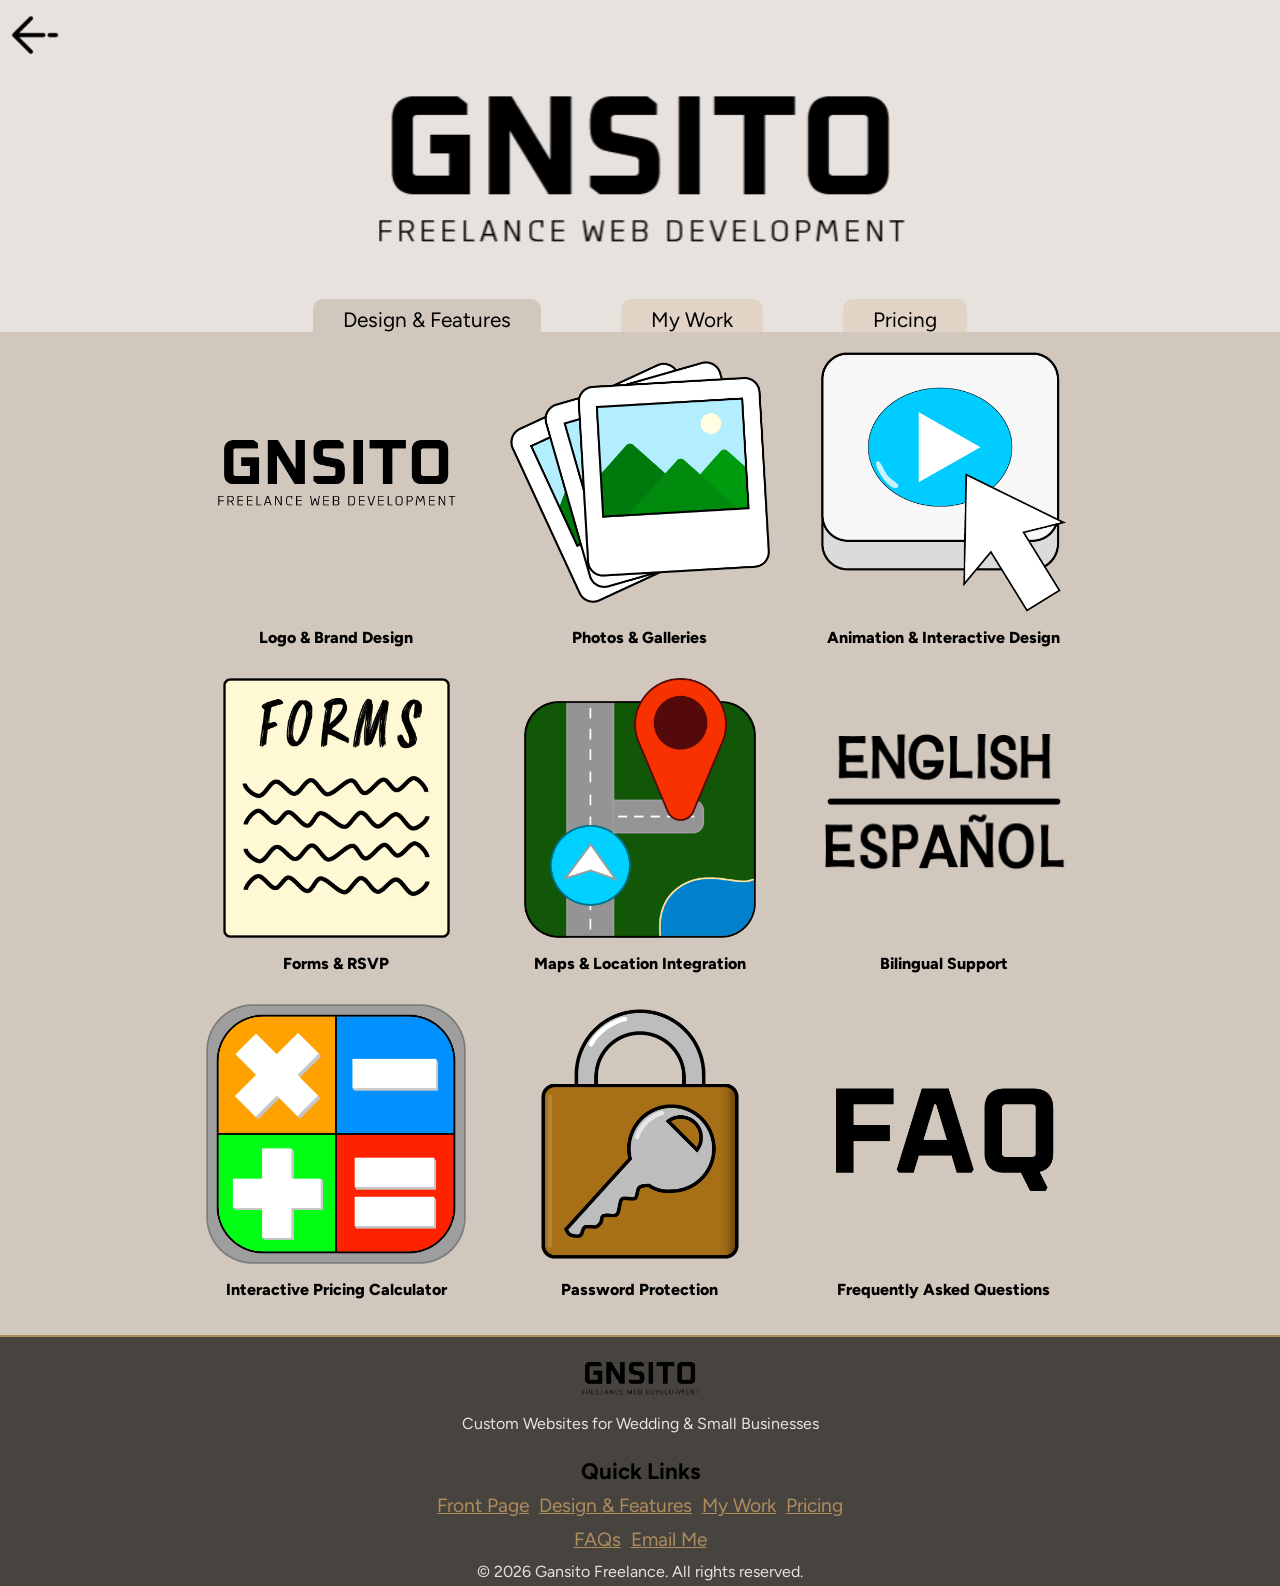
<file: features.html>
<!DOCTYPE html>
<html lang="en">

    <!--
        GNSITO Freelance Web Design & Features Page

        Author: Jose Sanchez
        Date: 2/20/2026

        Filename: features.html
    -->

<head>
    <title>Design & Features | GNSITO Freelance</title>
    <meta charset="UTF-8">
    <meta name="viewport" content="width=device-width, initial-scale=1.0">
    <meta name="description" content="Explore the design features GNSITO Freelance offers — animations, custom forms, photo galleries, maps, and bilingual support.">
    <link rel="icon" type="image/png" href="gallery/logo.png">
    <meta property="og:title" content="Design & Features | GNSITO Freelance">
    <meta property="og:description" content="Explore the design features GNSITO Freelance offers — animations, custom forms, photo galleries, maps, and bilingual support.">
    <meta property="og:type" content="website">
    <meta property="og:url" content="https://gnsitofreelance.com/features.html">
    <meta property="og:image" content="https://gnsitofreelance.com/gallery/logo.png">
    <meta property="og:site_name" content="GNSITO Freelance">
    <meta name="twitter:card" content="summary">
    <meta name="twitter:title" content="Design & Features | GNSITO Freelance">
    <meta name="twitter:description" content="Explore the design features GNSITO Freelance offers — animations, custom forms, photo galleries, maps, and bilingual support.">
    <meta name="twitter:image" content="https://gnsitofreelance.com/gallery/logo.png">
    <link rel="stylesheet" href="base.css">
    <link rel="stylesheet" href="gf_styles2.css">
    <script src="fade-animation.js" defer></script>
    <link rel="preconnect" href="https://fonts.googleapis.com">
    <link rel="preconnect" href="https://fonts.gstatic.com" crossorigin>
    <link href="https://fonts.googleapis.com/css2?family=Figtree:ital,wght@0,300..900;1,300..900&display=swap" rel="stylesheet">
</head>

<body>
    
    <!-- Header Section -->

    <header>

        <div class="top-header">

            <a href="index.html" class="back-btn">
                <img src="gallery/back-arrow.png" alt="Back Button">
            </a>

        </div>

        <div class="logo">
            <a href="index.html"><img src="gallery/logo.png" alt="logo"></a>
        </div>

        <nav class="nav">
            <ul>
                <li><a href="features.html" class="nav1">Design & Features</a></li>
                <li><a href="mywork.html" class="nav2">My Work</a></li>
                <li><a href="pricing.html" class="nav3">Pricing</a></li>
            </ul>
        </nav>

    </header>


    <!-- Card Gallery Section -->

    <article class="card-gallery">

        <div class="card-container">
            <div class="card">
                <a href="logo-brand.html"><img src="gallery/logo.png" alt=""></a>
                <p>Logo & Brand Design</p>
            </div>

            <div class="card">
                <a href="photos.html"><img src="gallery/photos.png" alt=""></a>
                <p>Photos & Galleries</p>
            </div>

            <div class="card">
                <a href="design.html"><img src="gallery/animations.png" alt=""></a>
                <p>Animation & Interactive Design</p>
            </div>

            <div class="card">
                <a href="forms.html"><img src="gallery/forms.png" alt=""></a>
                <p>Forms & RSVP</p>
            </div>

            <div class="card">
                <a href="maps.html"><img src="gallery/maps.png" alt=""></a>
                <p>Maps & Location Integration</p>
            </div>

            <div class="card">
                <a href="bilingual.html"><img src="gallery/bilingual.png" alt=""></a>
                <p>Bilingual Support</p>
            </div>

            <div class="card">
                <a href="calculator.html"><img src="gallery/calculator.png" alt=""></a>
                <p>Interactive Pricing Calculator</p>
            </div>

            <div class="card">
                <a href="password.html"><img src="gallery/password.png" alt=""></a>
                <p>Password Protection</p>
            </div>

            <div class="card">
                <a href="faq.html"><img src="gallery/faq-logo.png" alt=""></a>
                <p>Frequently Asked Questions</p>
            </div>
        </div>

    </article>

    <footer>
        <img src="gallery/logo.png" alt="logo" class="foot-logo">
        <p>Custom Websites for Wedding & Small Businesses</p>
        <section class="links">
            <h3>Quick Links</h3>
            <section class="foot-nav">
                <a href="index.html">Front Page</a>
                <a href="features.html">Design & Features</a>
                <a href="mywork.html">My Work</a>
                <a href="pricing.html">Pricing</a>
            </section>
            <div class="foot-nav">
                <a href="faq.html">FAQs</a>
                <a onclick="window.location.href='mailto:gnsito.freelance@gmail.com'">Email Me</a>
            </div>
        </section>
        <p>© 2026 Gansito Freelance. All rights reserved.</p>
    </footer>

</body>
</html>
</file>
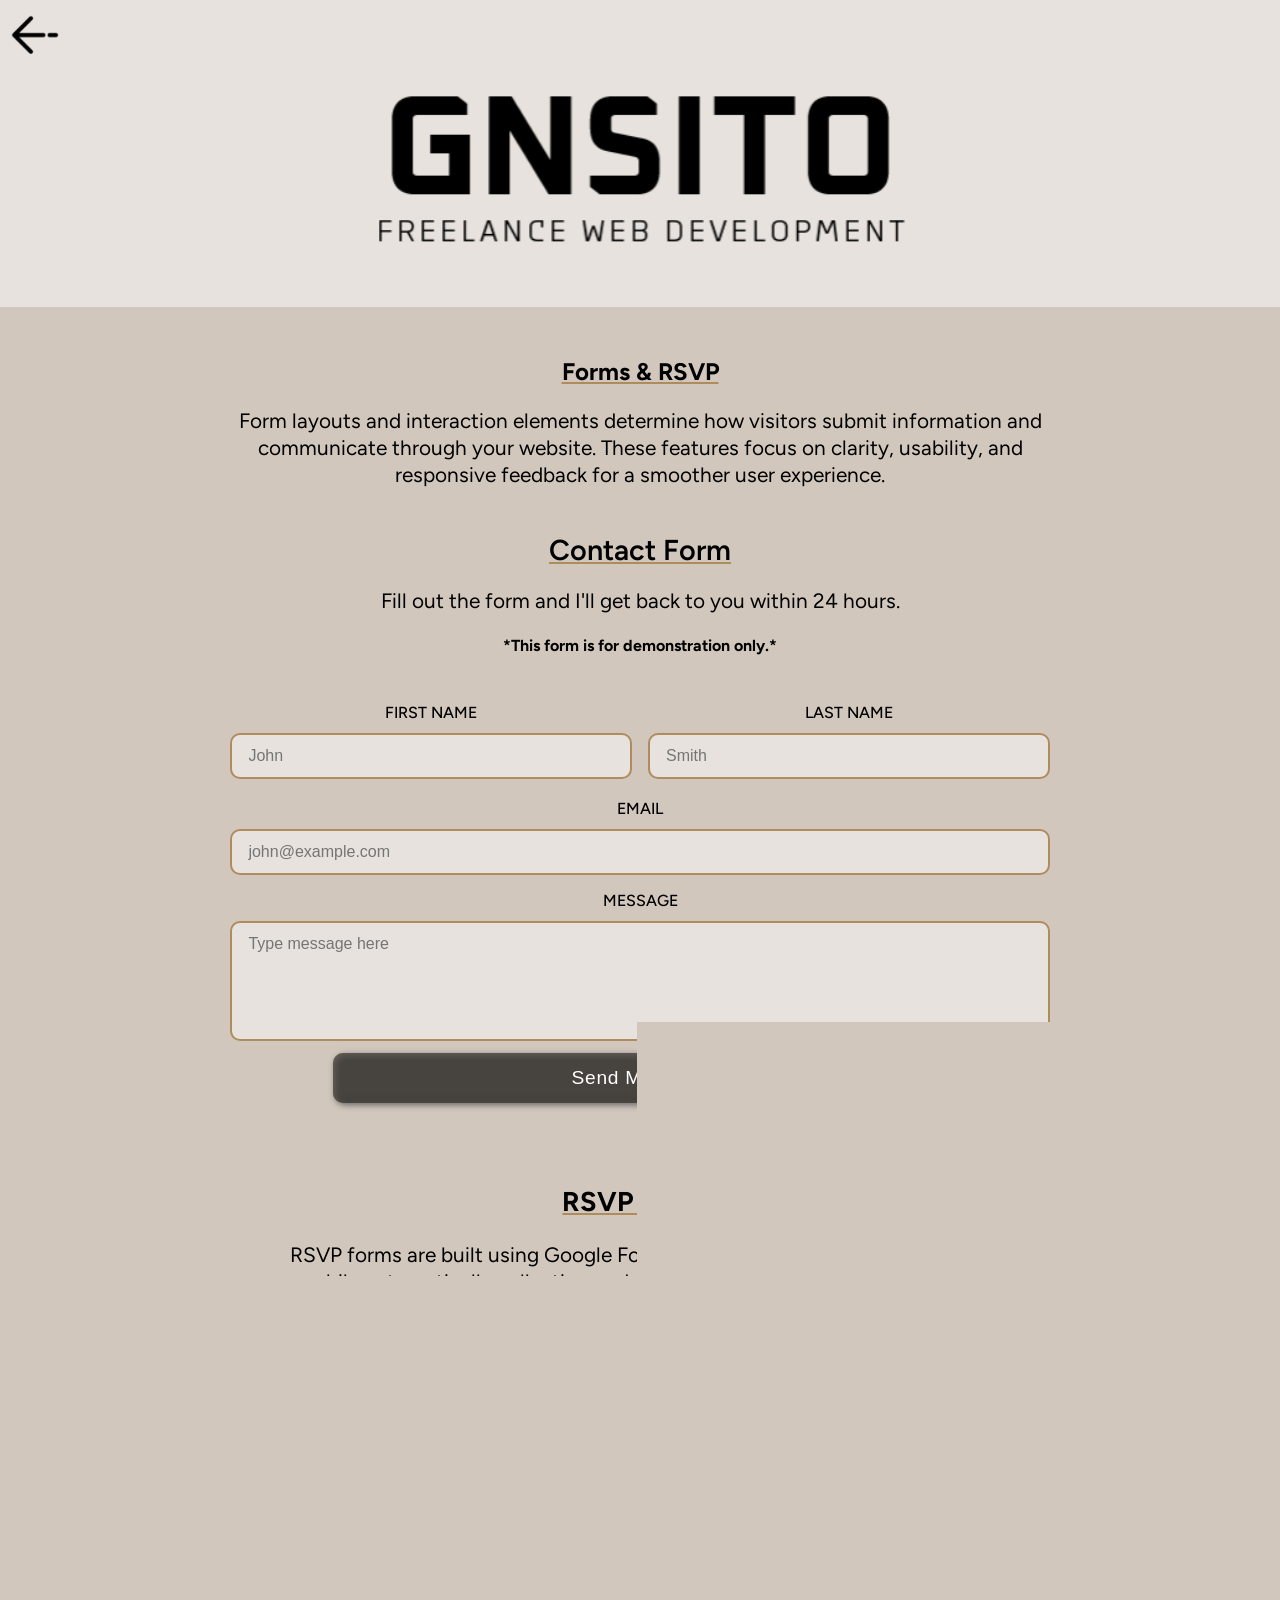
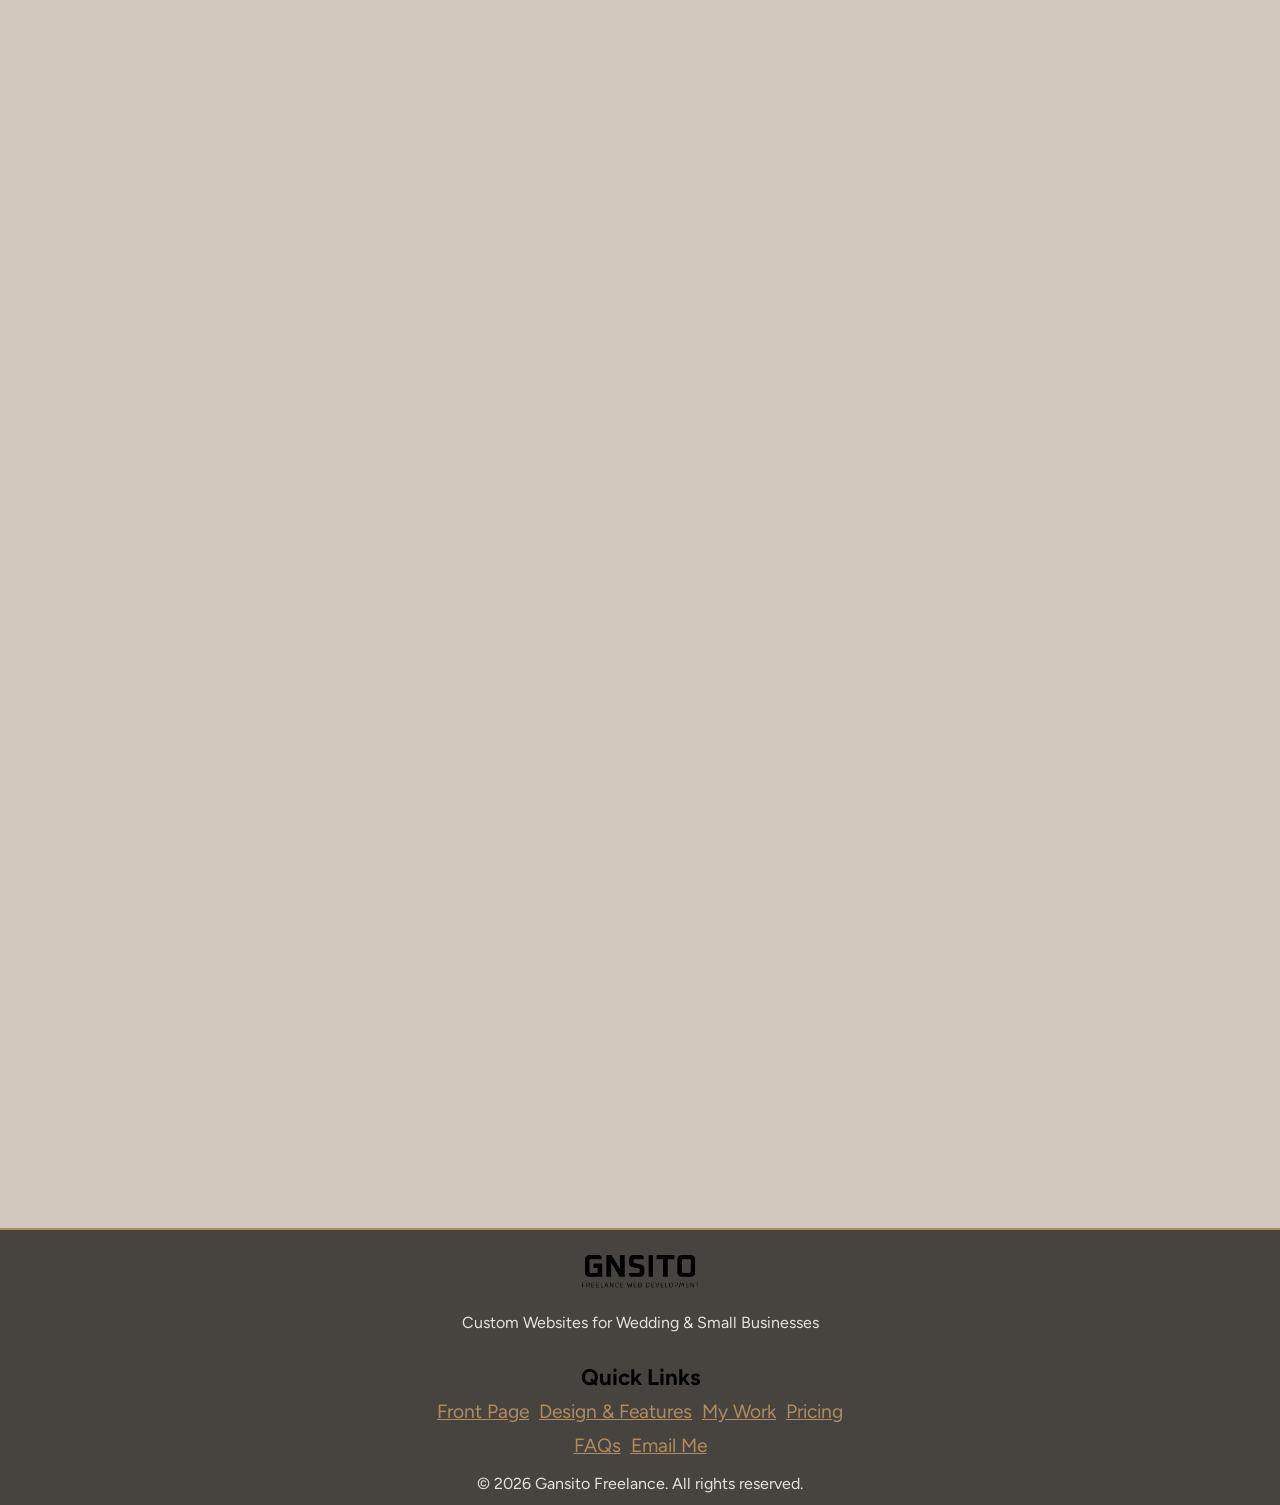
<file: forms.html>
<!DOCTYPE html>
<html lang="en">

    <!--
        GNSITO Freelance Web Forms Page

        Author: Jose Sanchez
        Date: 3/6/2026

        Filename: forms.html
    -->

<head>
    <meta charset="UTF-8">
    <meta name="viewport" content="width=device-width, initial-scale=1.0">
    <title>Forms & User Interaction | GNSITO Freelance</title>
    <meta name="description" content="Custom forms and interactive elements GNSITO Freelance can add to your website, from RSVPs to contact forms.">
    <link rel="icon" type="image/png" href="gallery/logo.png">
    <meta property="og:title" content="Forms & User Interaction | GNSITO Freelance">
    <meta property="og:description" content="Custom forms and interactive elements GNSITO Freelance can add to your website, from RSVPs to contact forms.">
    <meta property="og:type" content="website">
    <meta property="og:url" content="https://gnsitofreelance.com/forms.html">
    <meta property="og:image" content="https://gnsitofreelance.com/gallery/logo.png">
    <meta property="og:site_name" content="GNSITO Freelance">
    <meta name="twitter:card" content="summary">
    <meta name="twitter:title" content="Forms & User Interaction | GNSITO Freelance">
    <meta name="twitter:description" content="Custom forms and interactive elements GNSITO Freelance can add to your website, from RSVPs to contact forms.">
    <meta name="twitter:image" content="https://gnsitofreelance.com/gallery/logo.png">
    <link rel="preconnect" href="https://fonts.googleapis.com">
    <link rel="preconnect" href="https://fonts.gstatic.com" crossorigin>
    <link href="https://fonts.googleapis.com/css2?family=Figtree:ital,wght@0,300..900;1,300..900&display=swap" rel="stylesheet">
    <link rel="stylesheet" href="base.css">
    <link rel="stylesheet" href="forms-styles.css">
    <script src="fade-animation.js" defer></script>
    <script src="forms.js" defer></script>
</head>
<body>

    <header>

        <div class="top-header">
            <a href="features.html" class="back-btn">
                <img src="gallery/back-arrow.png" alt="Back Button">
            </a>
        </div>

        <div class="logo">
            <a href="index.html"><img src="gallery/logo.png" alt="logo"></a>
        </div>

    </header>

    <section class="main">
        <div class="intro">

            <div class="title">
                <h1>Forms & RSVP</h1>
            </div>

            <div class="info">
                <p>
                    Form layouts and interaction elements determine how visitors
                    submit information and communicate through your website. These
                    features focus on clarity, usability, and responsive
                    feedback for a smoother user experience.
                </p>
            </div>

        </div>


        <div class="card">

            <form id="contactForm1" novalidate>
                <div class="card-header1">
                    <h2>Contact Form</h2>
                    <p>
                        Fill out the form and I'll get back to you within 24 hours.
                    </p>
                    <div class="note">
                        <h4>*This form is for demonstration only.*</h4>
                    </div>
                </div>

                <div class="row1">
                    <div class="form-group1">
                        <label for="firstName">First Name</label>
                        <input type="text" id="firstName" placeholder="John">
                        <span class="error-msg" id="firstNameErr">Required</span>
                    </div>
                    <div class="form-group1">
                        <label for = "lastName">Last Name</label>
                        <input type="text" id="lastName" placeholder="Smith">
                        <span class="error-msg" id="lastNameErr">Required</span>
                    </div>
                </div>

                <div class="form-group1">
                    <label for="email">Email</label>
                    <input type="email" id="email" placeholder="john@example.com">
                    <span class="error-msg" id="emailErr">Enter a valid email</span>
                </div>

                <div class="form-group1">
                    <label for="message">Message</label>
                    <textarea id="message" placeholder="Type message here"></textarea>
                    <span class="error-msg" id="messageErr">Please write a message</span>
                </div>

                <div id="successMsg" style="display:none; color: green; margin-bottom: 12px; font-weight: 500;">
                    Message sent! I'll get back to you within 24 hours.
                </div>


                <button type="submit" id="submitBtn">Send Message</button>
            </form>

        </div>

        <div class="card">
            <div class="rsvp-section">

                <div class="card">
                    <h2>RSVP Forms</h2>
                    <p>
                        RSVP forms are built using Google Forms, allowing customizable
                        questions while automatically collecting and organizing
                        guest responses for easy attendance tracking. 
                    </p>
                </div>
                
                <div class="card">
                    <div class="note">
                        <h4>*This form is for demonstration only.*</h4>
                    </div>
                </div>

                <div class="card">
                    <div class="rsvp-form">
                        <iframe src="https://docs.google.com/forms/d/e/1FAIpQLSdw97m1ruSdpCGNOvcku8XRCUffuRIAWsp3GlLL7hS-jgXqKw/viewform?embedded=true"
                        width="100%" height="1400" frameborder="0">
                        </iframe>
                    </div>
                </div>

            </div>
        </div>

    </section>

    <footer>
        <img src="gallery/logo.png" alt="logo" class="foot-logo">
        <p>Custom Websites for Wedding & Small Businesses</p>
        <section class="links">
            <h3>Quick Links</h3>
            <section class="foot-nav">
                <a href="index.html">Front Page</a>
                <a href="features.html">Design & Features</a>
                <a href="mywork.html">My Work</a>
                <a href="pricing.html">Pricing</a>
            </section>
            <div class="foot-nav">
                <a href="faq.html">FAQs</a>
                <a onclick="window.location.href='mailto:gnsito.freelance@gmail.com'">Email Me</a>
            </div>
        </section>
        <p>© 2026 Gansito Freelance. All rights reserved.</p>
    </footer>


</body>
</html>
</file>
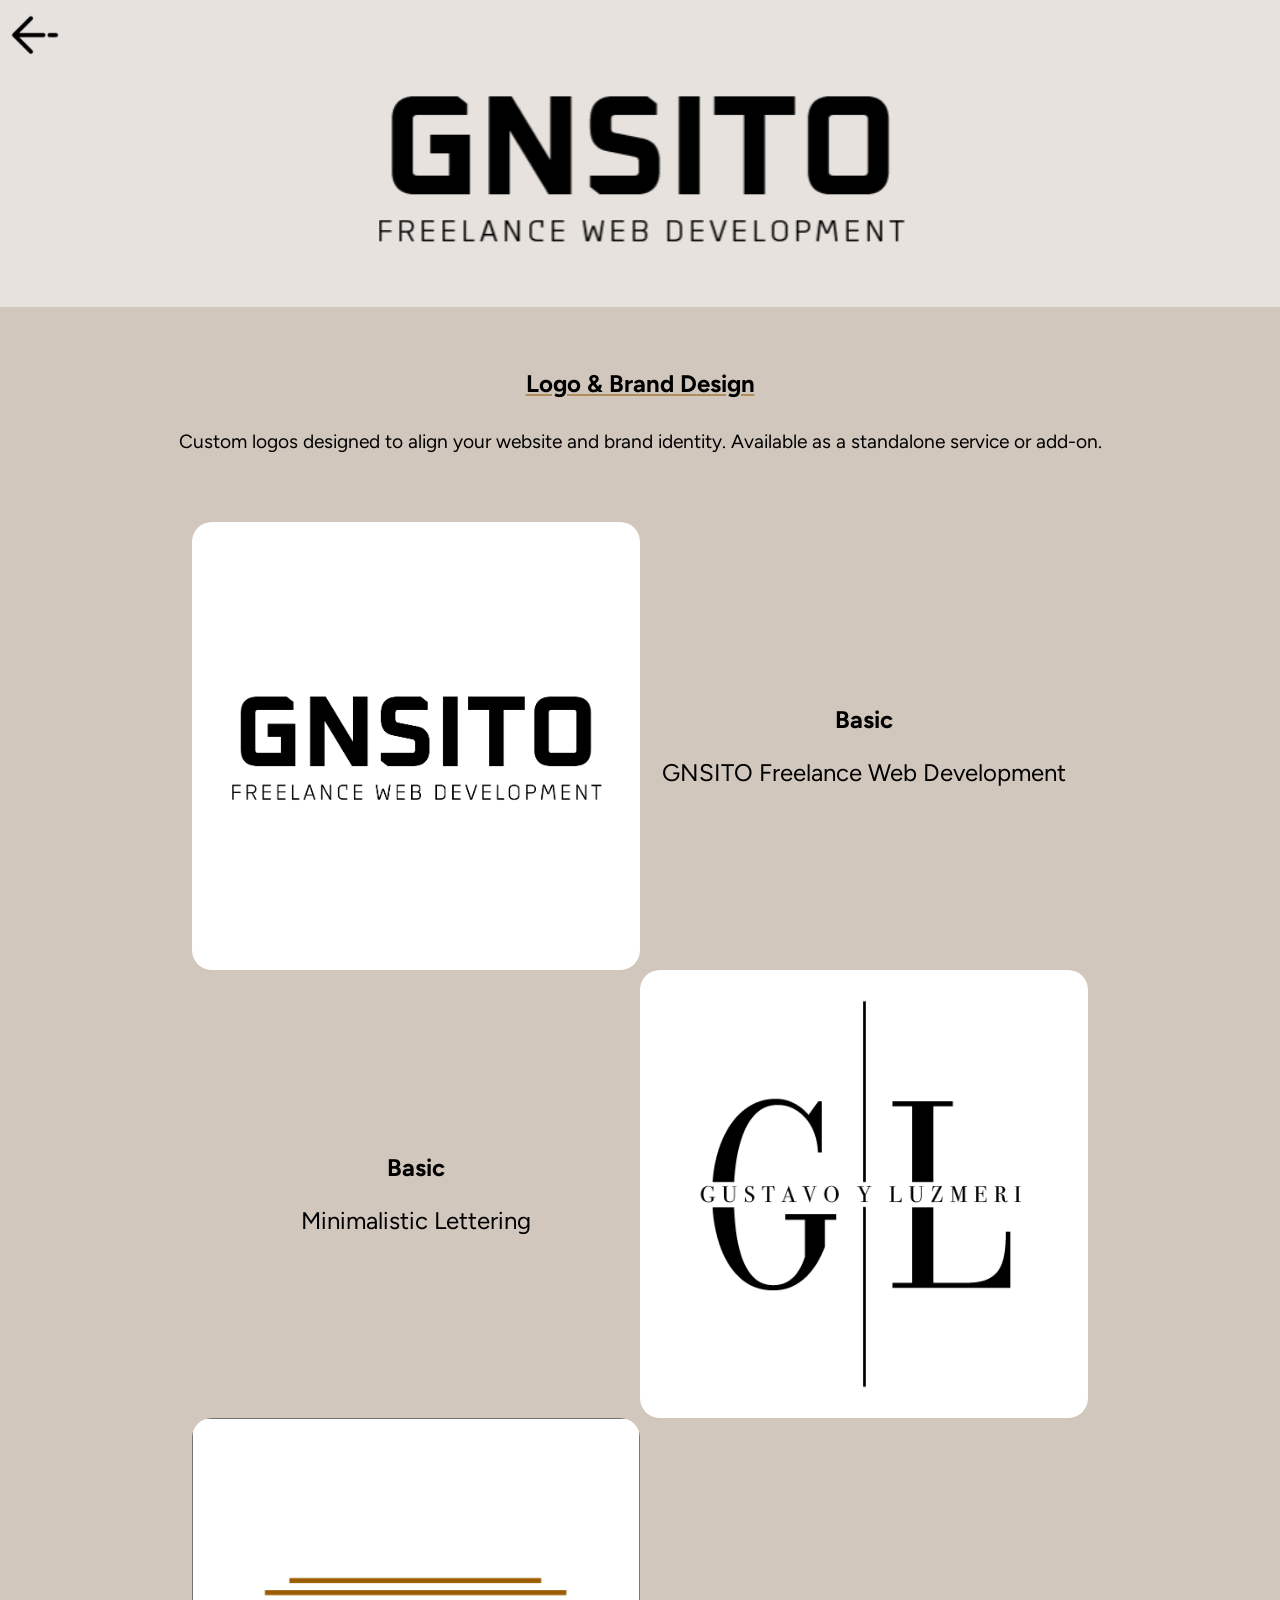
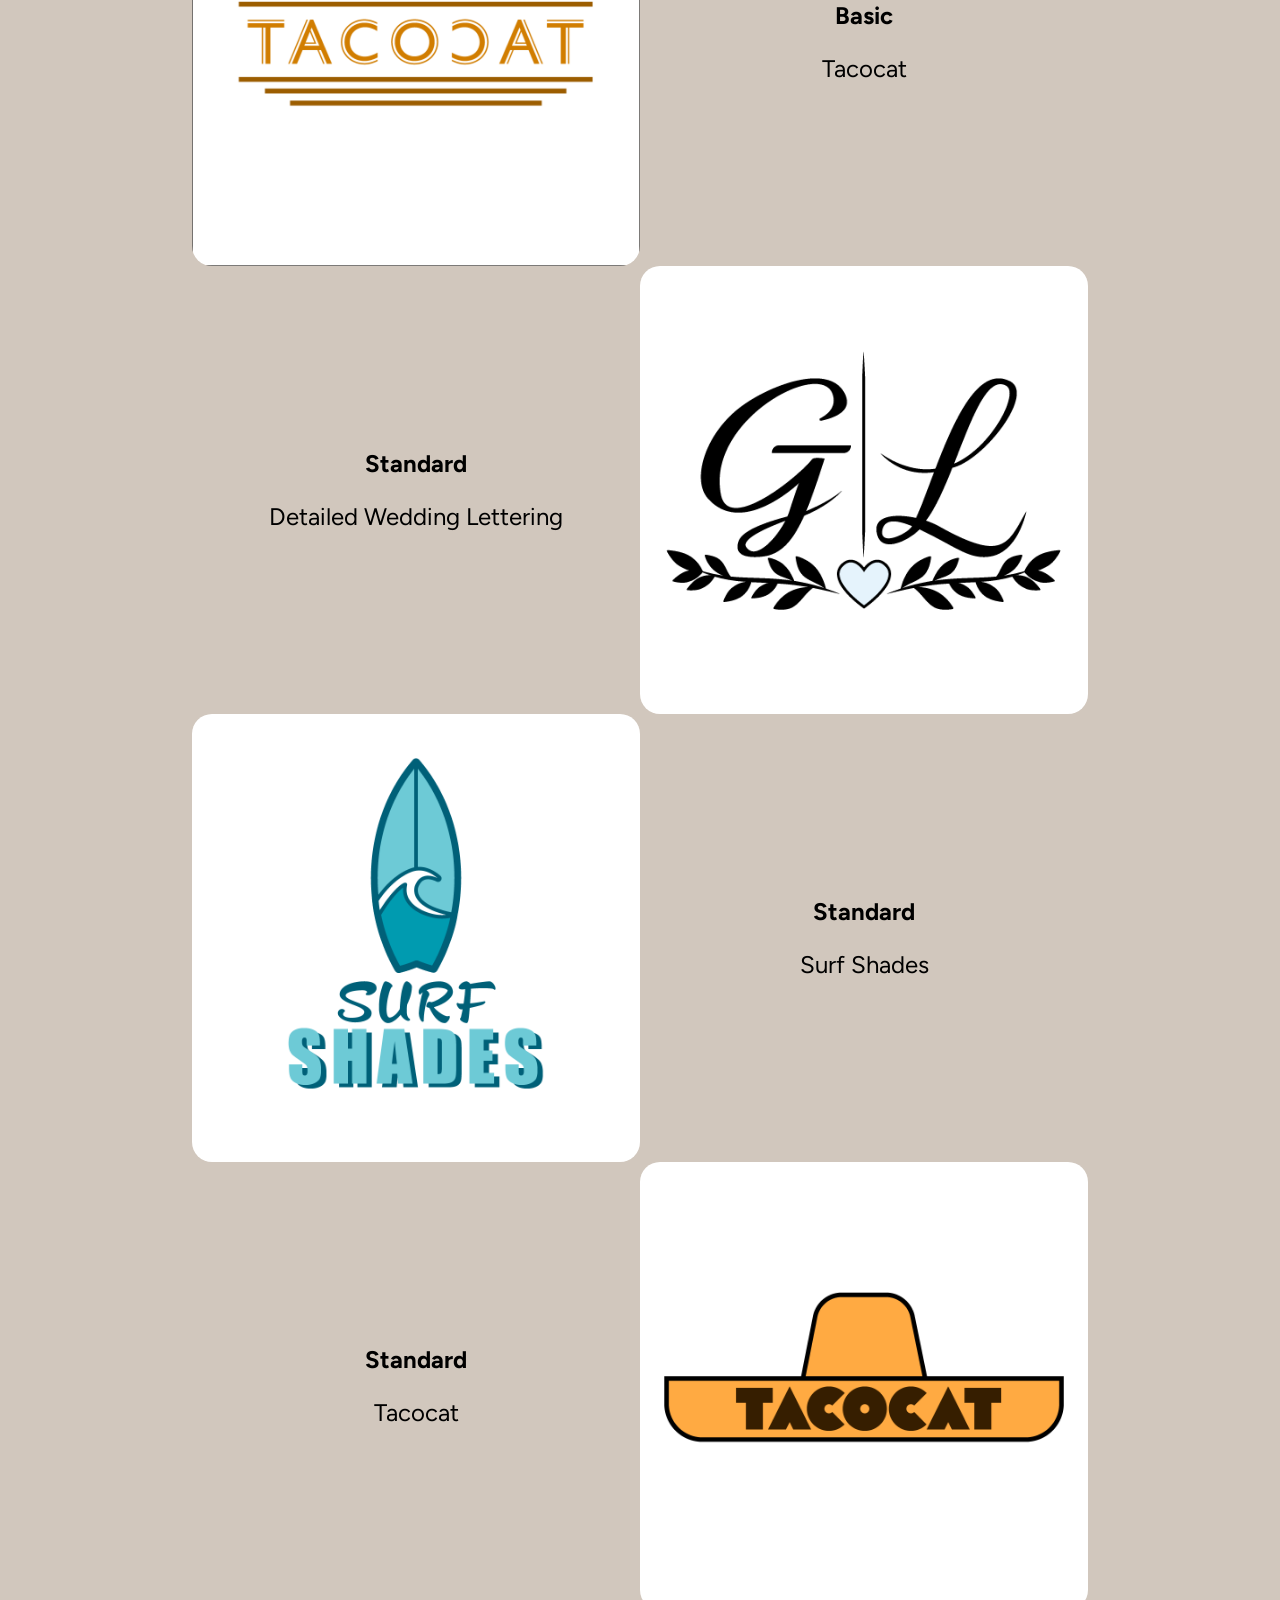
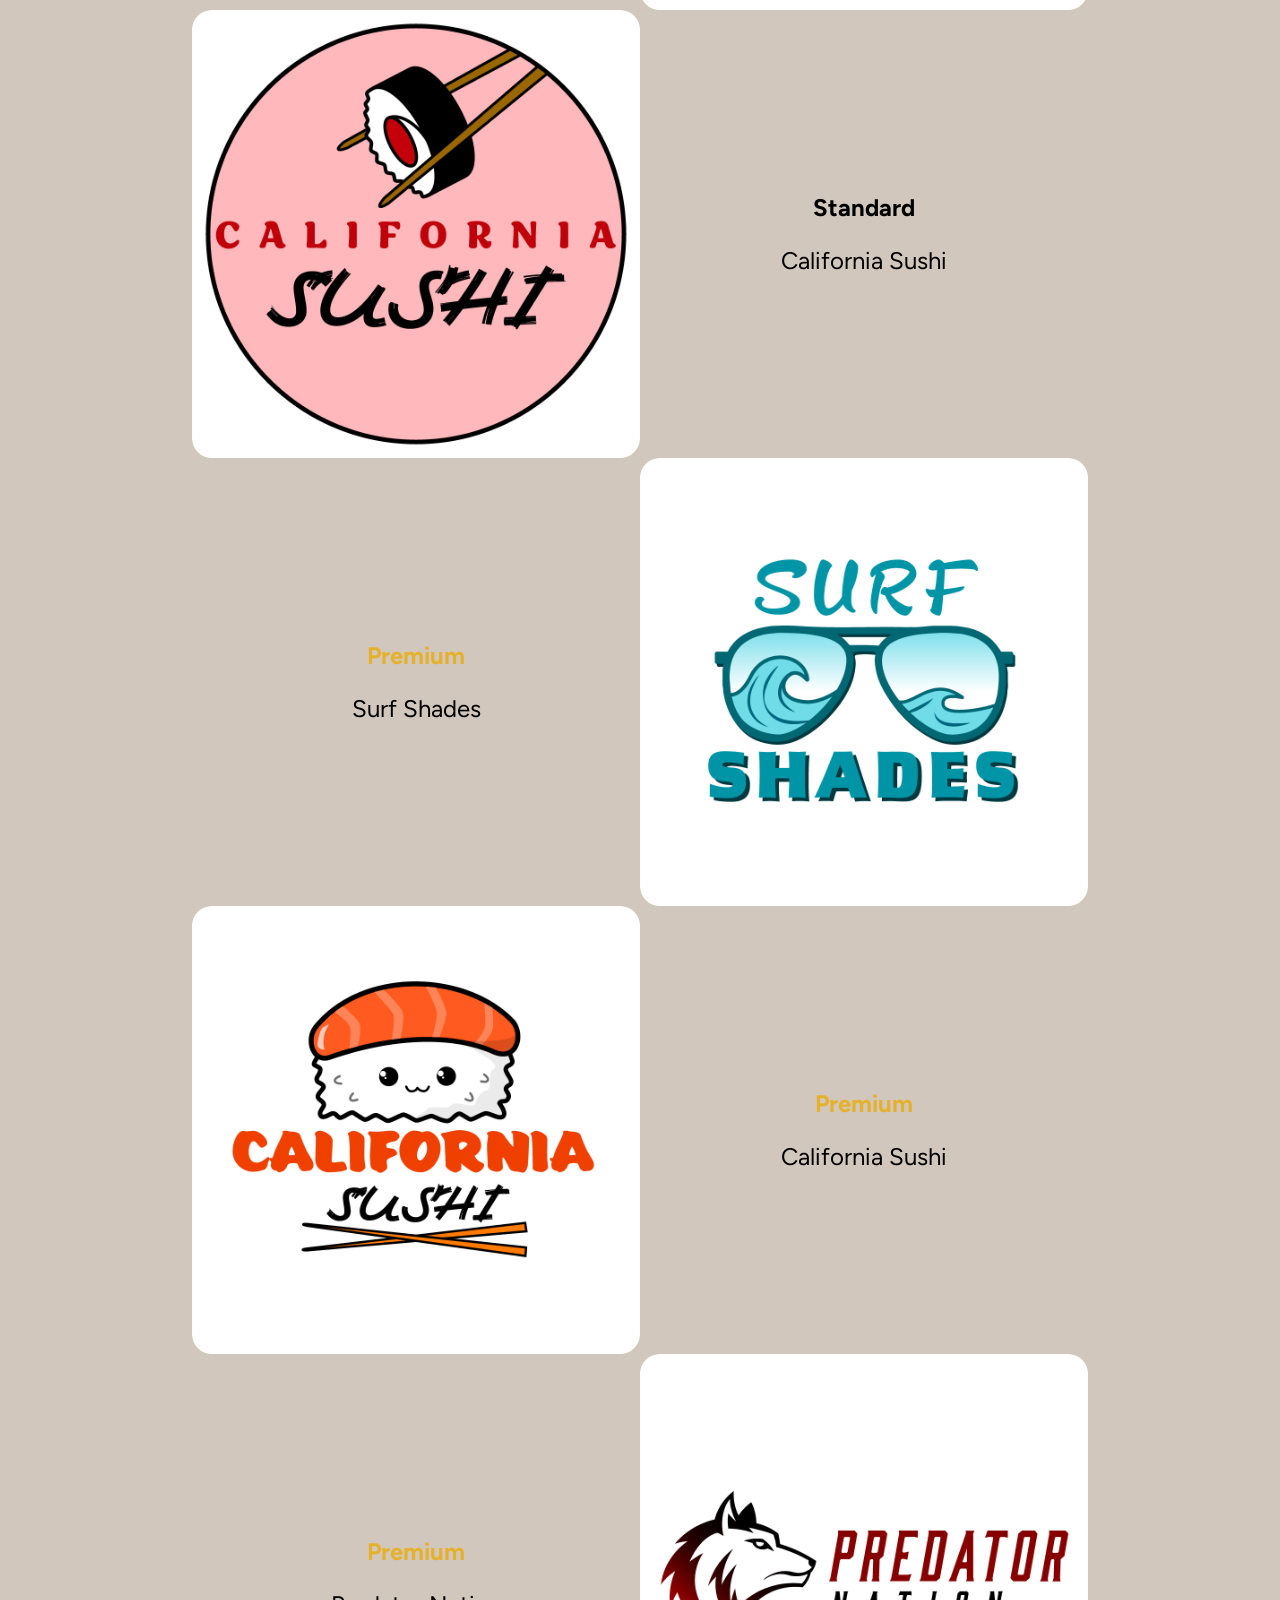
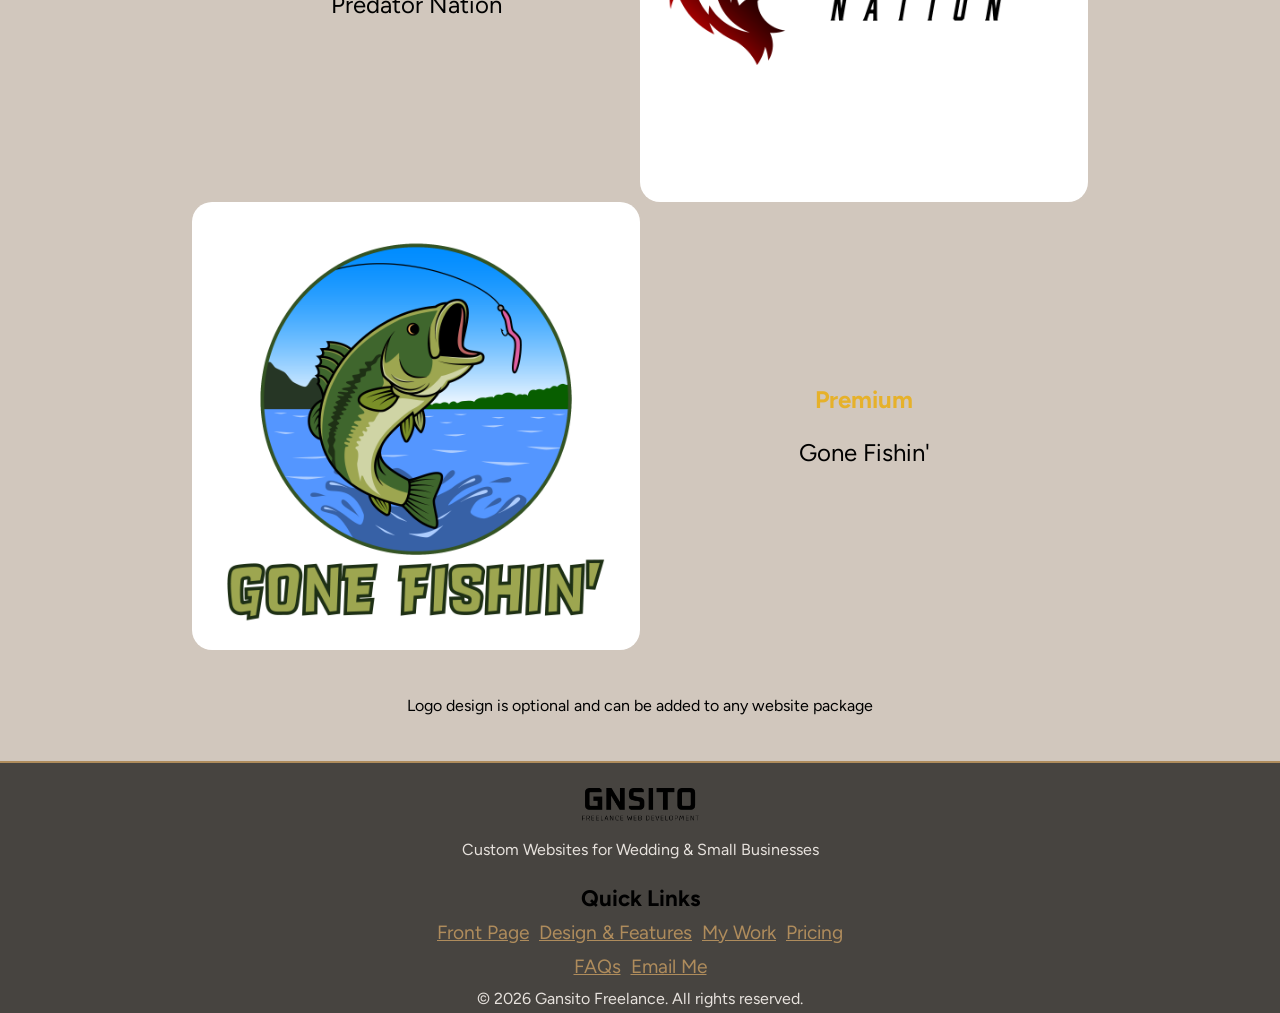
<file: logo-brand.html>
<!DOCTYPE html>
<html lang="en">

    <!--
        GNSITO Freelance Web Logo & Brand Design Page

        Author: Jose Sanchez
        Date: 2/21/2026

        Filename: explore.html
    -->

<head>
    <meta charset="UTF-8">
    <meta name="viewport" content="width=device-width, initial-scale=1.0">
    <title>Logo & Brand Design | GNSITO Freelance</title>
    <meta name="description" content="Custom logo and brand design services from GNSITO Freelance to give your business a cohesive look.">
    <link rel="icon" type="image/png" href="gallery/logo.png">
    <meta property="og:title" content="Logo & Brand Design | GNSITO Freelance">
    <meta property="og:description" content="Custom logo and brand design services from GNSITO Freelance to give your business a cohesive look.">
    <meta property="og:type" content="website">
    <meta property="og:url" content="https://gnsitofreelance.com/logo-brand.html">
    <meta property="og:image" content="https://gnsitofreelance.com/gallery/logo.png">
    <meta property="og:site_name" content="GNSITO Freelance">
    <meta name="twitter:card" content="summary">
    <meta name="twitter:title" content="Logo & Brand Design | GNSITO Freelance">
    <meta name="twitter:description" content="Custom logo and brand design services from GNSITO Freelance to give your business a cohesive look.">
    <meta name="twitter:image" content="https://gnsitofreelance.com/gallery/logo.png">
    <link rel="preconnect" href="https://fonts.googleapis.com">
    <link rel="preconnect" href="https://fonts.gstatic.com" crossorigin>
    <link href="https://fonts.googleapis.com/css2?family=Figtree:ital,wght@0,300..900;1,300..900&display=swap" rel="stylesheet">
    <link rel="stylesheet" href="base.css">
    <link rel="stylesheet" href="logo-styles.css">
    <script src="fade-animation.js" defer></script>
</head>
<body>

    <header>

        <div class="top-header">
            <a href="features.html" class="back-btn">
                <img src="gallery/back-arrow.png" alt="Back Button">
            </a>
        </div>

        <div class="logo">
            <a href="index.html"><img src="gallery/logo.png" alt="logo"></a>
        </div>

    </header>

    <section class="main">
        <section class="intro">

            <section class="title">
                <h1>Logo & Brand Design</h1>
            </section>

            <section class="info">
                <p>
                    Custom logos designed to align your website and brand identity.
                    Available as a standalone service or add-on.
                </p>
            </section>

        </section>


        <section class="logo-gallery">

            <article class="card">
                <img src="gallery/logo1.jpg" alt="GNSITO Freelance Web Development Logo" class="logo-card">
                <div class="description">
                    <p><b>Basic</b></p>
                    <p>GNSITO Freelance Web Development</p>
                </div>
            </article>

            <article class="card">
                <img src="gallery/letter-logo.PNG" alt="Minimalistic Lettering Logo" class="logo-card">
                <div class="description">
                    <p><b>Basic</b></p>
                    <p>Minimalistic Lettering</p>
                </div>
            </article>

            <article class="card">
                <img src="gallery/tacocat2.PNG" alt="Tacocat Logo Basic Version" class="logo-card">
                <div class="description">
                    <p><b>Basic</b></p>
                    <p>Tacocat</p>
                </div>
            </article>

            <article class="card">
                <img src="gallery/wedding-logo.PNG" alt="Detailed Wedding Lettering Logo" class="logo-card">
                <div class="description">
                    <p><b>Standard</b></p>
                    <p>Detailed Wedding Lettering</p>
                </div>
            </article>

            <article class="card">
                <img src="gallery/surfshades1.PNG" alt="Surf Shades Logo Standard Version" class="logo-card">
                <div class="description">
                    <p><b>Standard</b></p>
                    <p>Surf Shades</p>
                </div>
            </article>

            <article class="card">
                <img src="gallery/tacocat.PNG" alt="Tacocat Logo Standard Version" class="logo-card">
                <div class="description">
                    <p><b>Standard</b></p>
                    <p>Tacocat</p>
                </div>
            </article>

            <article class="card">
                <img src="gallery/cal-sushi2.PNG" alt="California Sushi Logo Standard Version" class="logo-card">
                <div class="description">
                    <p><b>Standard</b></p>
                    <p>California Sushi</p>
                </div>
            </article>

            <article class="card">
                <img src="gallery/surfshades2.PNG" alt="Surf Shades Logo Premium Version" class="logo-card">
                <div class="description">
                    <p class="bold"><b>Premium</b></p>
                    <p>Surf Shades</p>
                </div>
            </article>

            <article class="card">
                <img src="gallery/cali-sushi1.PNG" alt="California Sushi Logo Premium Version" class="logo-card">
                <div class="description">
                    <p class="bold"><b>Premium</b></p>
                    <p>California Sushi</p>
                </div>
            </article>

            <article class="card">
                <img src="gallery/prednation.PNG" alt="Predator Nation Logo" class="logo-card">
                <div class="description">
                    <p class="bold"><b>Premium</b></p>
                    <p>Predator Nation</p>
                </div>
            </article>

            <article class="card">
                <img src="gallery/gone-fishing.PNG" alt="Gone Fishing Logo" class="logo-card">
                <div class="description">
                    <p class="bold"><b>Premium</b></p>
                    <p>Gone Fishin'</p>
                </div>
            </article>

            <div class="card">
                <div class="add-info">
                    <p>
                        Logo design is optional and can be added to any website package
                    </p>
                </div>
            </div>

        </section>

    </section>
    
    <footer>
        <img src="gallery/logo.png" alt="logo" class="foot-logo">
        <p>Custom Websites for Wedding & Small Businesses</p>
        <section class="links">
            <h3>Quick Links</h3>
            <section class="foot-nav">
                <a href="index.html">Front Page</a>
                <a href="features.html">Design & Features</a>
                <a href="mywork.html">My Work</a>
                <a href="pricing.html">Pricing</a>
            </section>
            <div class="foot-nav">
                <a href="faq.html">FAQs</a>
                <a onclick="window.location.href='mailto:gnsito.freelance@gmail.com'">Email Me</a>
            </div>
        </section>
        <p>© 2026 Gansito Freelance. All rights reserved.</p>
    </footer>

</body>
</html>
</file>
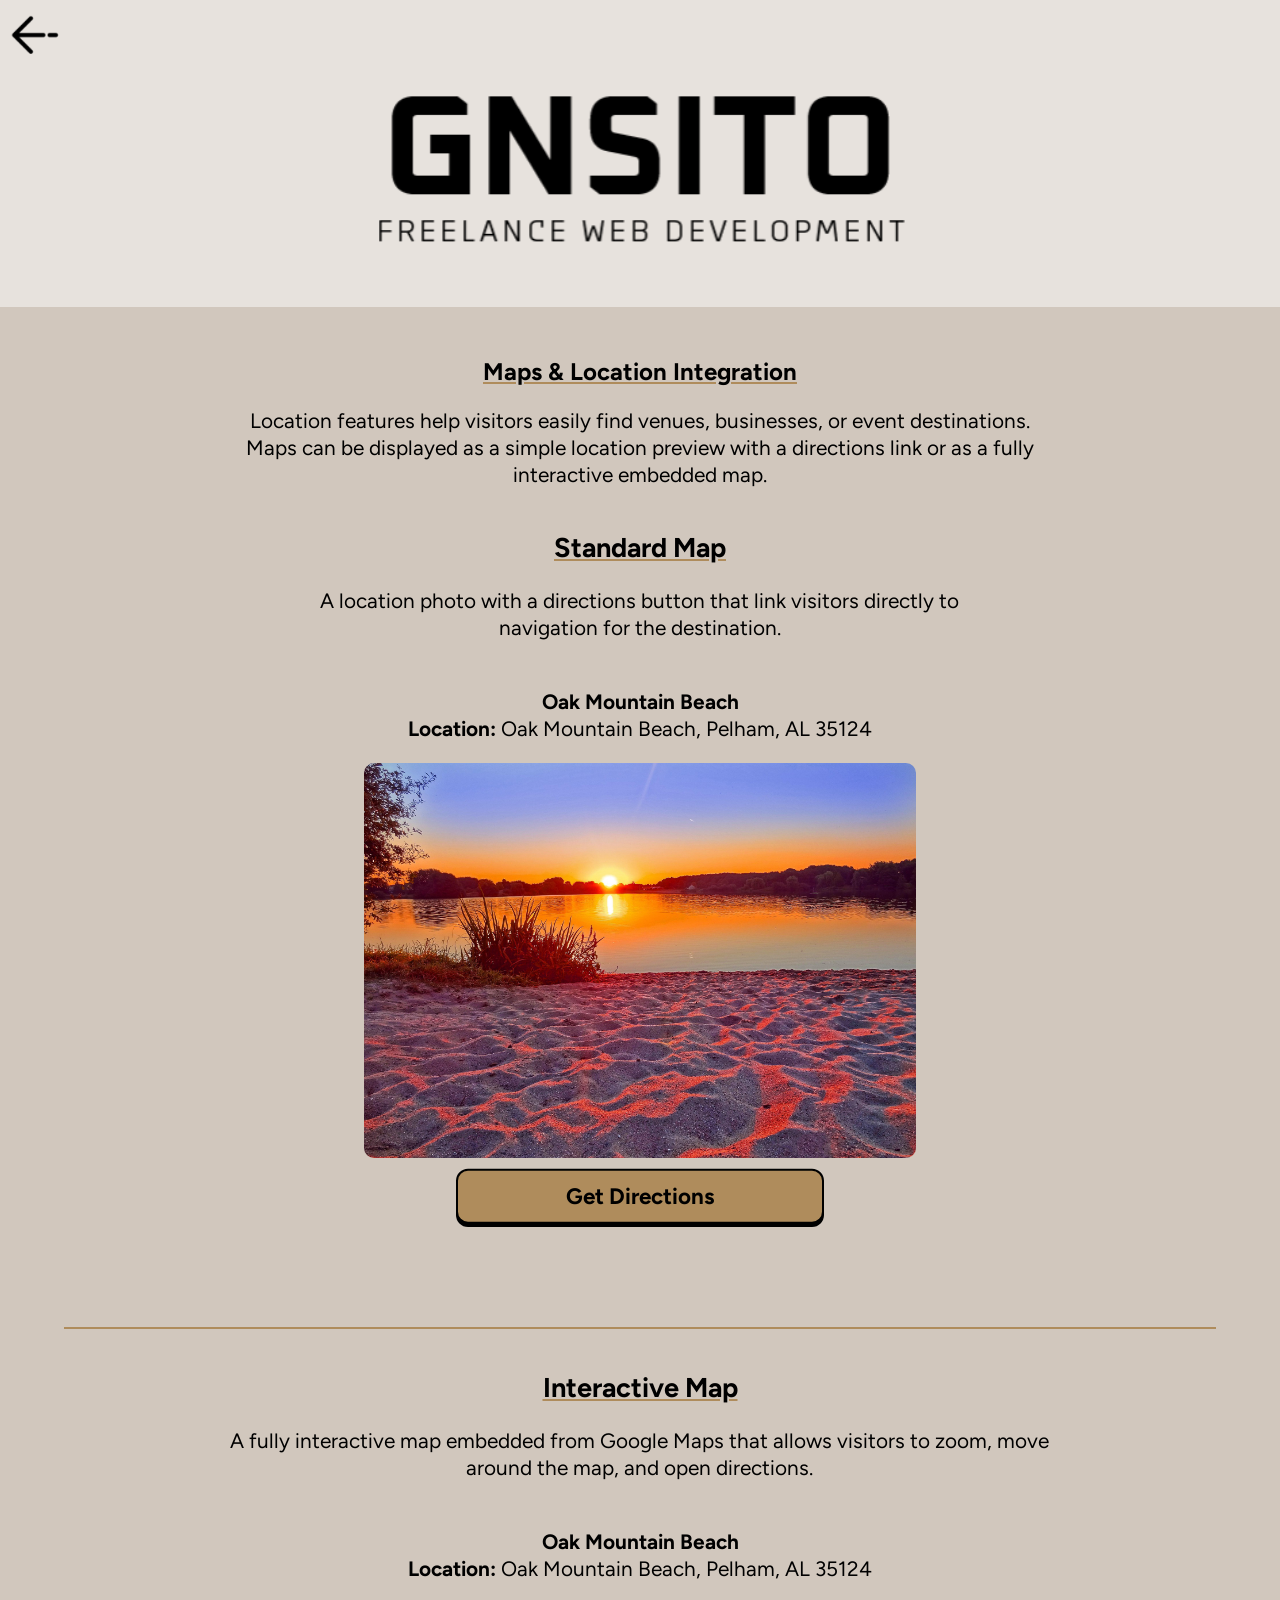
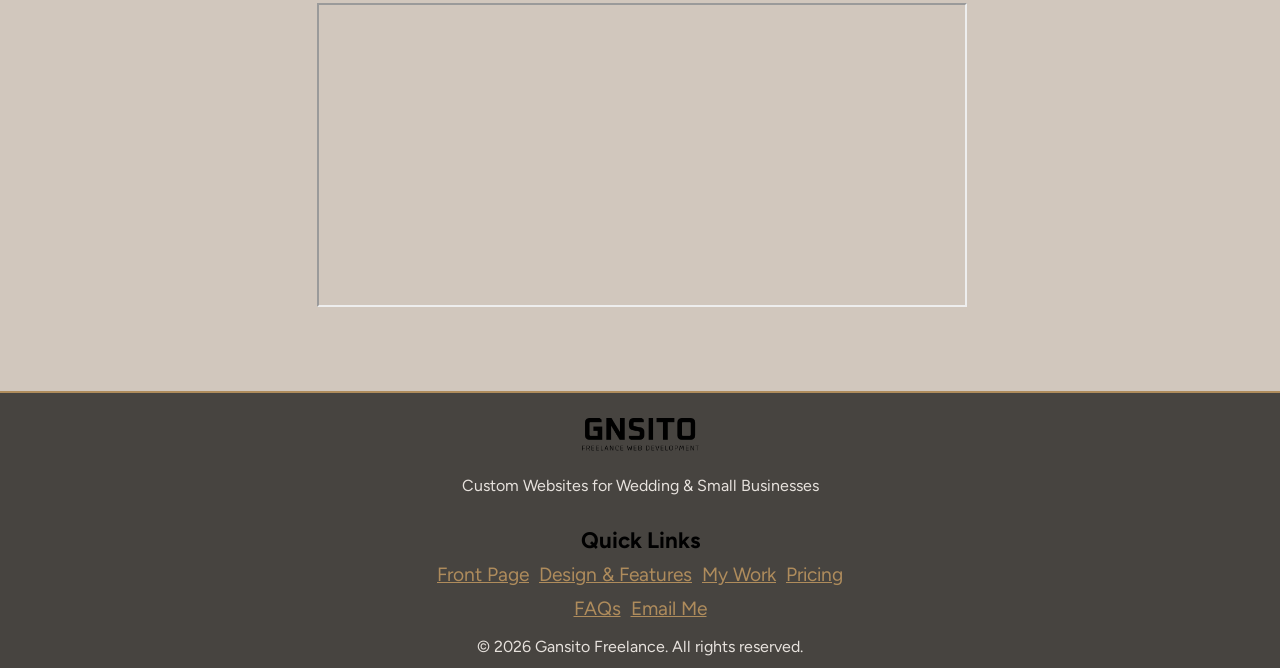
<file: maps.html>
<!DOCTYPE html>
<html lang="en">

    <!--
        GNSITO Freelance Web Maps & Location Page

        Author: Jose Sanchez
        Date: 3/9/2026

        Filename: maps.html
    -->

<head>
    <meta charset="UTF-8">
    <meta name="viewport" content="width=device-width, initial-scale=1.0">
    <title>Maps & Location Integration | GNSITO Freelance</title>
    <meta name="description" content="Embed interactive maps and directions on your website with GNSITO Freelance.">
    <link rel="icon" type="image/png" href="gallery/logo.png">
    <meta property="og:title" content="Maps & Location Integration | GNSITO Freelance">
    <meta property="og:description" content="Embed interactive maps and directions on your website with GNSITO Freelance.">
    <meta property="og:type" content="website">
    <meta property="og:url" content="https://gnsitofreelance.com/maps.html">
    <meta property="og:image" content="https://gnsitofreelance.com/gallery/logo.png">
    <meta property="og:site_name" content="GNSITO Freelance">
    <meta name="twitter:card" content="summary">
    <meta name="twitter:title" content="Maps & Location Integration | GNSITO Freelance">
    <meta name="twitter:description" content="Embed interactive maps and directions on your website with GNSITO Freelance.">
    <meta name="twitter:image" content="https://gnsitofreelance.com/gallery/logo.png">
    <link rel="preconnect" href="https://fonts.googleapis.com">
    <link rel="preconnect" href="https://fonts.gstatic.com" crossorigin>
    <link href="https://fonts.googleapis.com/css2?family=Figtree:ital,wght@0,300..900;1,300..900&display=swap" rel="stylesheet">
    <link rel="stylesheet" href="base.css">
    <link rel="stylesheet" href="maps-styles.css">
    <script src="fade-animation.js" defer></script>
</head>
<body>

    <header>

        <div class="top-header">
            <a href="features.html" class="back-btn">
                <img src="gallery/back-arrow.png" alt="Back Button">
            </a>
        </div>

        <div class="logo">
            <a href="index.html"><img src="gallery/logo.png" alt="logo"></a>
        </div>

    </header>

    <section class="main">
        <div class="intro">

            <div class="title">
                <h1>Maps & Location Integration</h1>
            </div>

            <div class="info">
                <p>
                    Location features help visitors easily find venues, 
                    businesses, or event destinations. Maps can be displayed 
                    as a simple location preview with a directions link or 
                    as a fully interactive embedded map.
                </p>
            </div>
        </div>


        <div class="map-standard">
            <div class="card">
                <h2>Standard Map</h2>
            </div>
            <div class="card">
                <div class="intro">
                    <p>
                        A location photo with a directions button that link visitors
                        directly to navigation for the destination.
                    </p>
                </div>
            </div>
            <div class="card">
                <div class="location">
                    <p>
                        <b>Oak Mountain Beach</b><br>
                        <b>Location:</b>
                        Oak Mountain Beach, Pelham, AL 35124
                    </p>
                </div>
            </div>
            <div class="card">
                <div class="map-pic">
                    <img src="gallery/oakmtn.jpg" alt="" class="oakmtn-pic">
                </div>
            </div>
            <div class="card">
                <div class="button">
                    <a href="https://maps.app.goo.gl/8WXN6kDWy6nv9hz68" class="btn" id="directionsBtn" target="_blank">Get Directions</a>
                        <script>
                            document.getElementById('directionsBtn').addEventListener('click', function(e) {
                                e.preventDefault();
                                const url = this.href;
                                const target = this.target;

                                setTimeout(() => {
                                    window.open(url, target);
                                }, 500);
                            });
                        </script>
                </div>
            </div>
        </div>

        <div class="map-embed">
            <div class="card">
                <h2>Interactive Map</h2>
            </div>
            <div class="card">
                <div class="intro">
                    <p>
                        A fully interactive map embedded from Google Maps that allows
                        visitors to zoom, move around the map, and open directions.
                    </p>
                </div>
            </div>
            <div class="card">
                <div class="location">
                    <p>
                        <b>Oak Mountain Beach</b><br>
                        <b>Location:</b>
                        Oak Mountain Beach, Pelham, AL 35124
                    </p>
                </div>
            </div>
            <div class="card">
                <div class="map-container">
                    <iframe src="https://www.google.com/maps/embed?pb=!1m18!1m12!1m3!1d11005.673922098216!2d-86.76038940869584!3d33.32532398998125!2m3!1f0!2f0!3f0!3m2!1i1024!2i768!4f13.1!3m3!1m2!1s0x888923865c0b9a47%3A0x7f09c19a1e6aa922!2sOak%20Mountain%20Beach!5e1!3m2!1sen!2sus!4v1773072490735!5m2!1sen!2sus" 
                    allowfullscreen="" loading="lazy" referrerpolicy="no-referrer-when-downgrade"></iframe>
                </div>
            </div>
        </div>


    </section>

    <footer>
        <img src="gallery/logo.png" alt="logo" class="foot-logo">
        <p>Custom Websites for Wedding & Small Businesses</p>
        <section class="links">
            <h3>Quick Links</h3>
            <section class="foot-nav">
                <a href="index.html">Front Page</a>
                <a href="features.html">Design & Features</a>
                <a href="mywork.html">My Work</a>
                <a href="pricing.html">Pricing</a>
            </section>
            <div class="foot-nav">
                <a href="faq.html">FAQs</a>
                <a onclick="window.location.href='mailto:gnsito.freelance@gmail.com'">Email Me</a>
            </div>
        </section>
        <p>© 2026 Gansito Freelance. All rights reserved.</p>
    </footer>

</body>
</html>
</file>
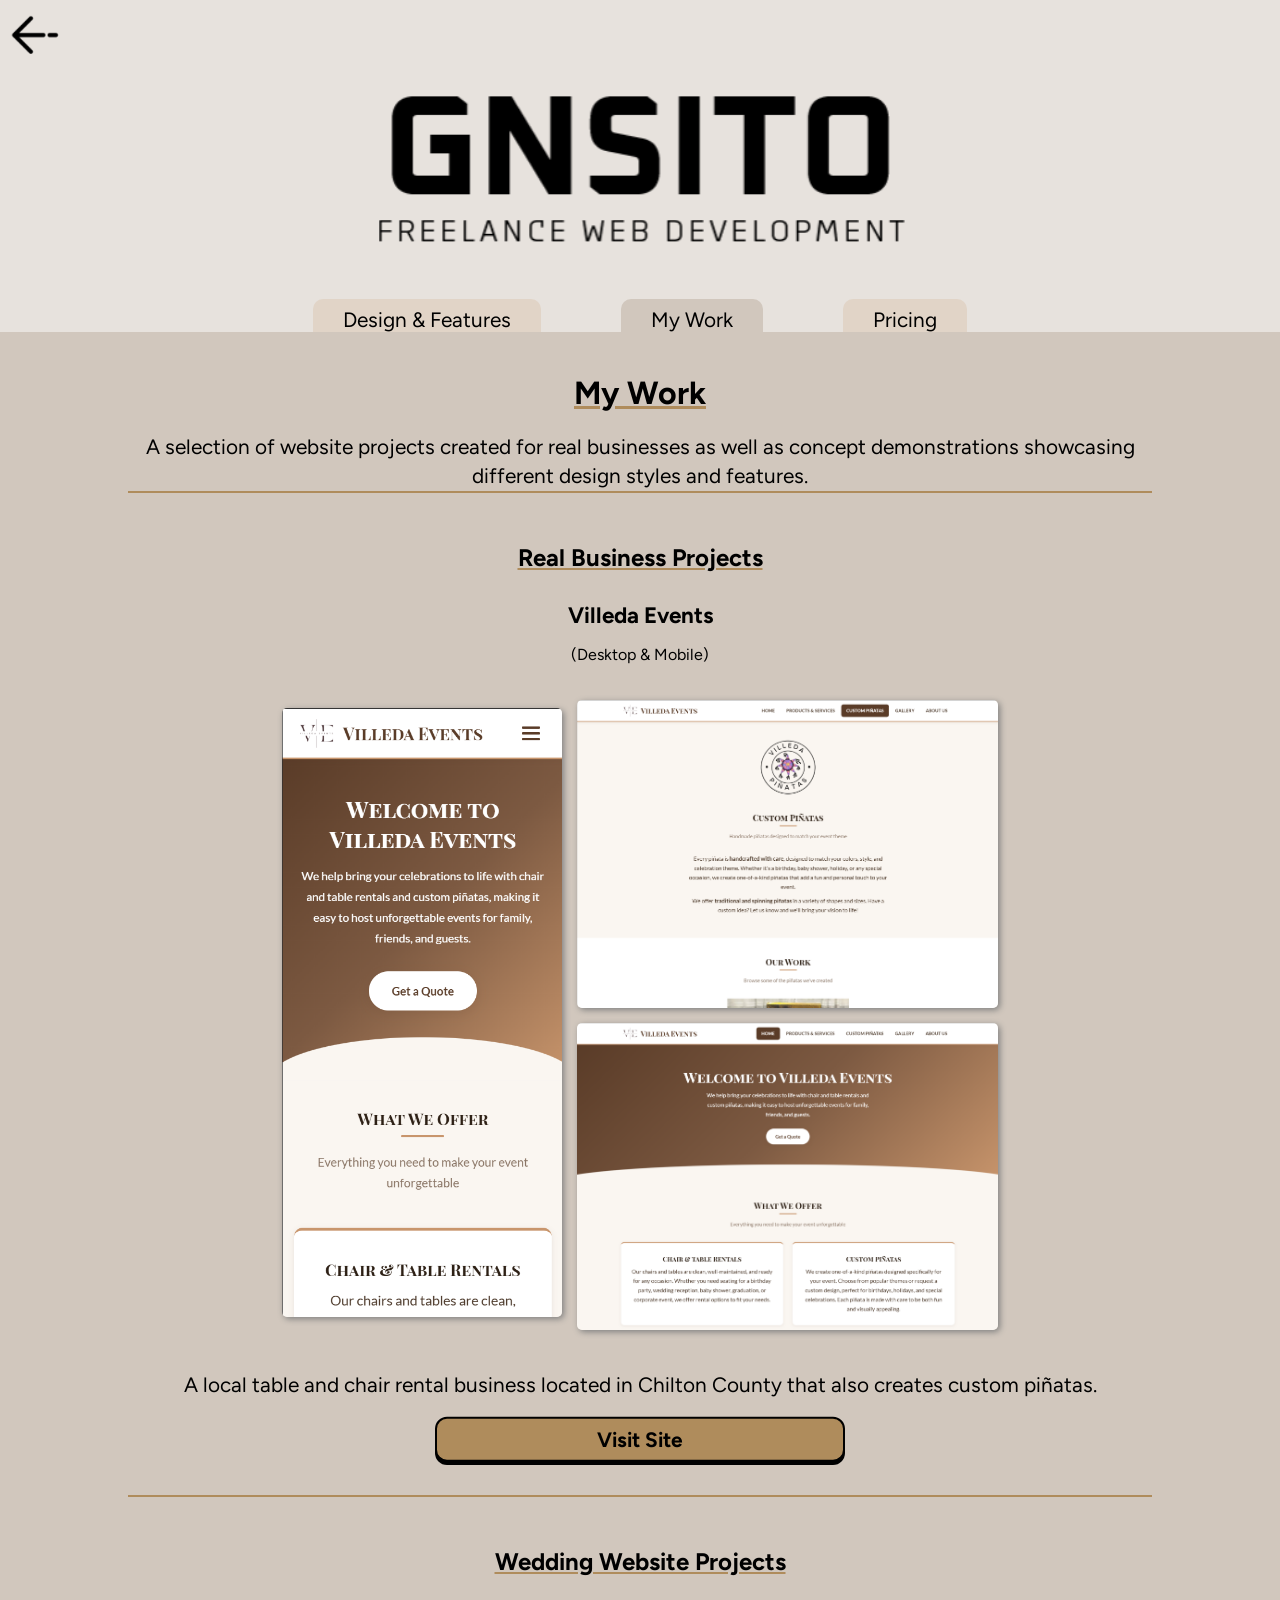
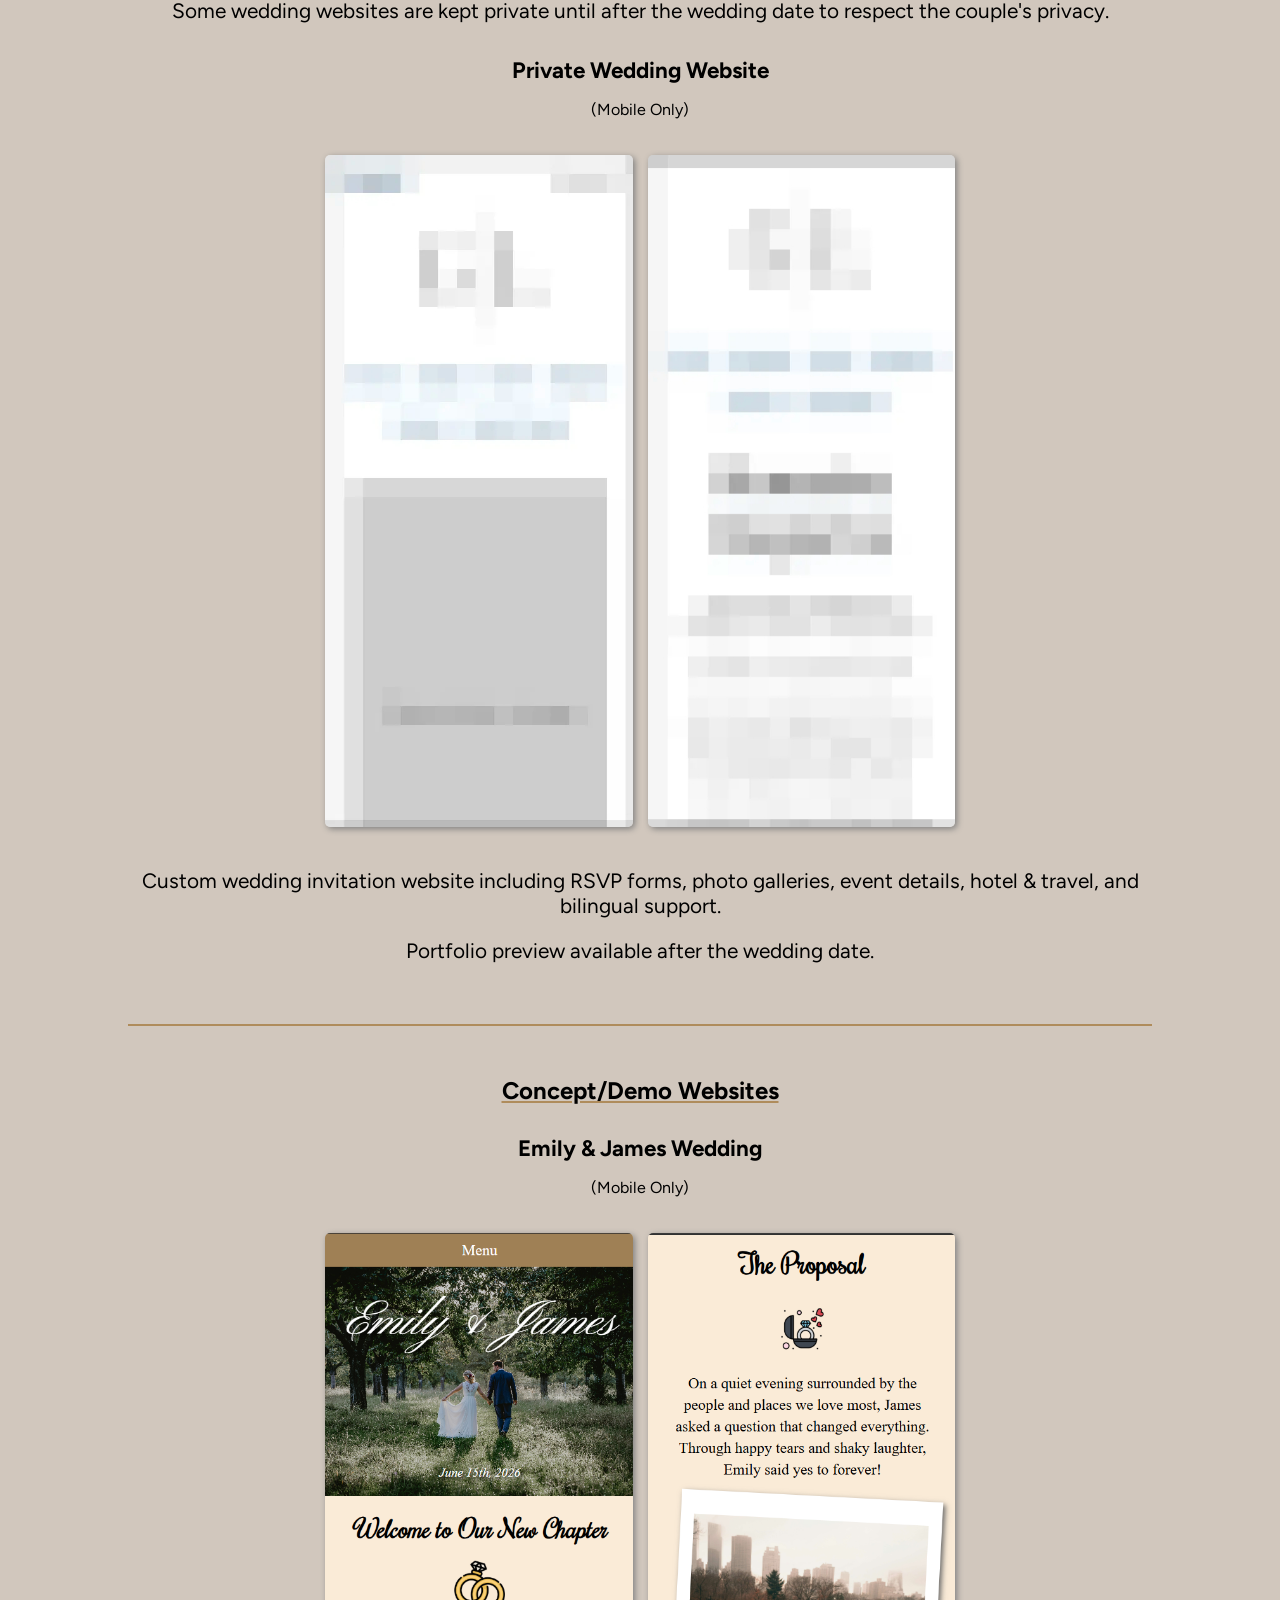
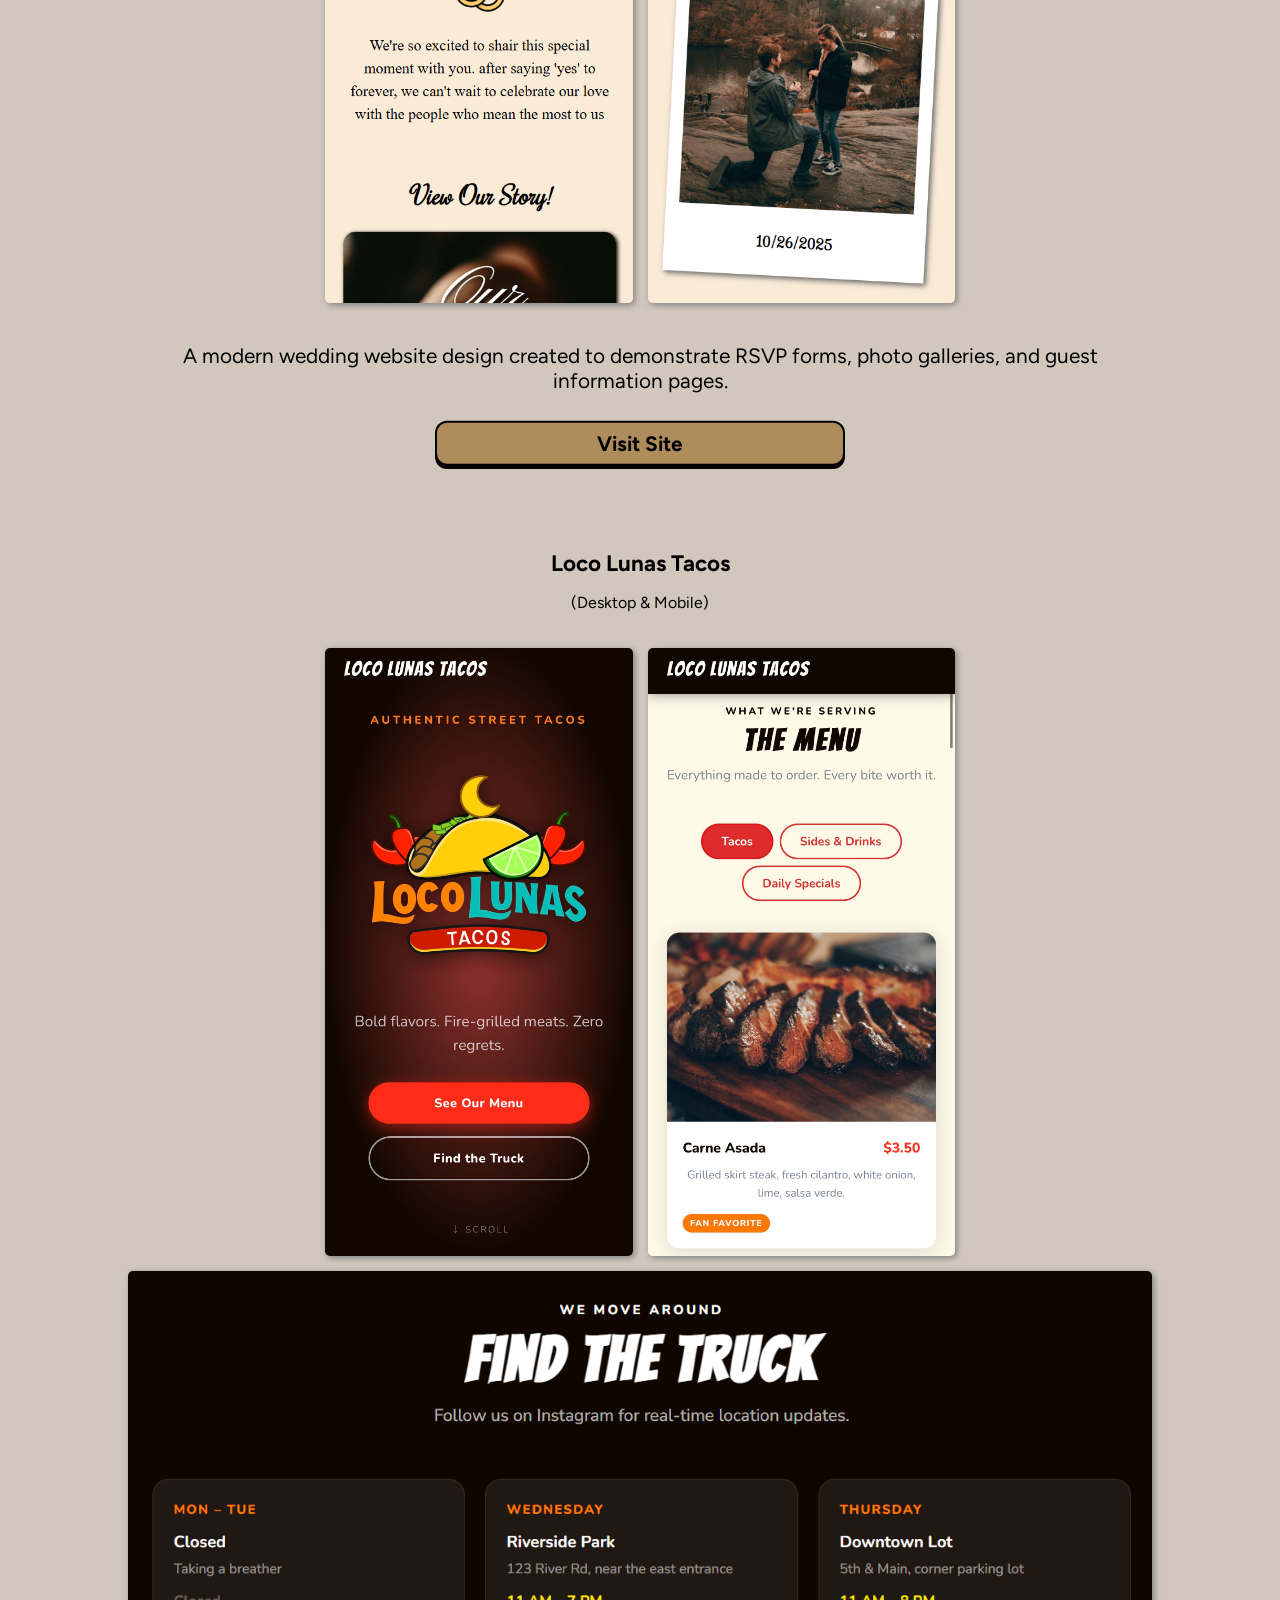
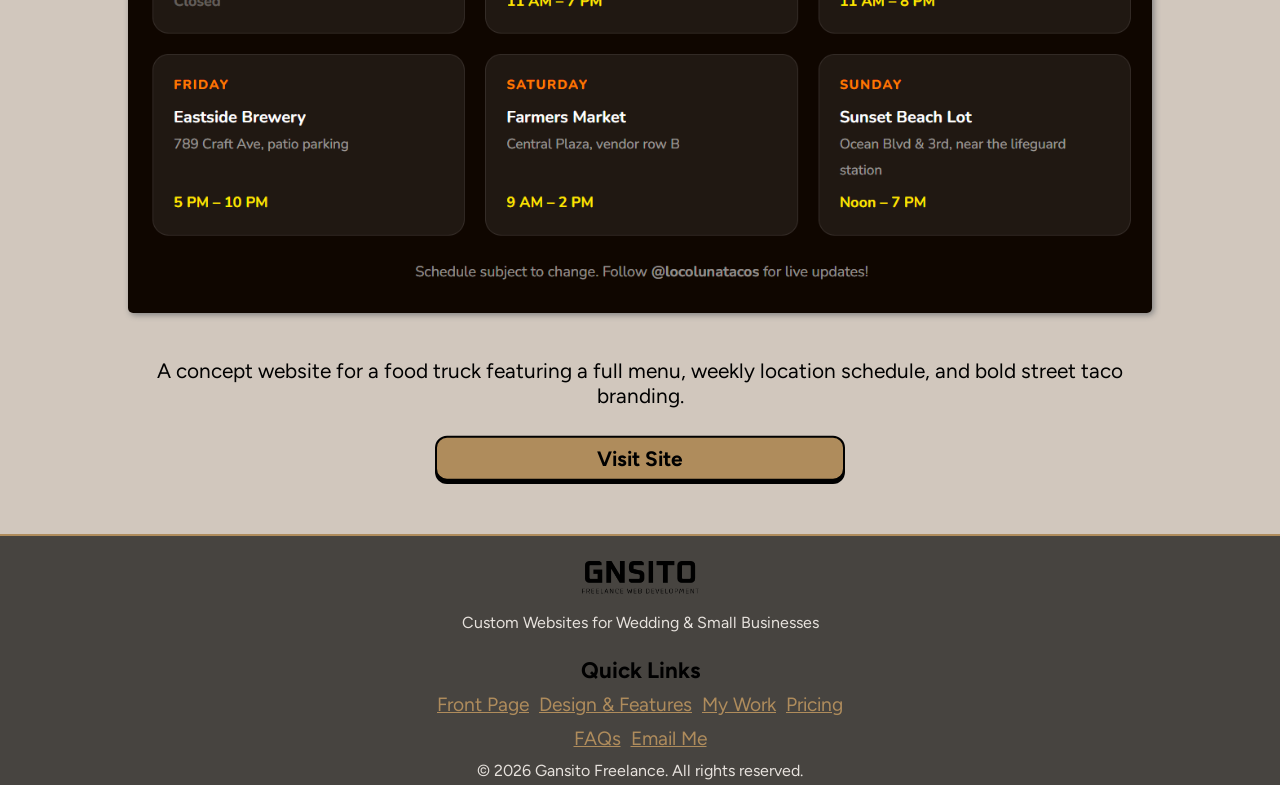
<file: mywork.html>
<!DOCTYPE html>
<html lang="en">

    <!--
        GNSITO Freelance Web My Work Page

        Author: Jose Sanchez
        Date: 3/10/2026

        Filename: mywork.html
    -->

<head>
    <title>My Work | GNSITO Freelance</title>
    <meta charset="UTF-8">
    <meta name="viewport" content="width=device-width, initial-scale=1.0">
    <meta name="description" content="See live and demo websites built by GNSITO Freelance for small businesses and wedding clients.">
    <link rel="icon" type="image/png" href="gallery/logo.png">
    <meta property="og:title" content="My Work | GNSITO Freelance">
    <meta property="og:description" content="See live and demo websites built by GNSITO Freelance for small businesses and wedding clients.">
    <meta property="og:type" content="website">
    <meta property="og:url" content="https://gnsitofreelance.com/mywork.html">
    <meta property="og:image" content="https://gnsitofreelance.com/gallery/logo.png">
    <meta property="og:site_name" content="GNSITO Freelance">
    <meta name="twitter:card" content="summary">
    <meta name="twitter:title" content="My Work | GNSITO Freelance">
    <meta name="twitter:description" content="See live and demo websites built by GNSITO Freelance for small businesses and wedding clients.">
    <meta name="twitter:image" content="https://gnsitofreelance.com/gallery/logo.png">
    <link rel="stylesheet" href="base.css">
    <link rel="stylesheet" href="mywork-styles.css">
    <script src="fade-animation.js" defer></script>
    <link rel="preconnect" href="https://fonts.googleapis.com">
    <link rel="preconnect" href="https://fonts.gstatic.com" crossorigin>
    <link href="https://fonts.googleapis.com/css2?family=Figtree:ital,wght@0,300..900;1,300..900&display=swap" rel="stylesheet">
</head>

<body>
    
    <!-- Header Section -->

    <header>

        <div class="top-header">

            <a href="index.html" class="back-btn">
                <img src="gallery/back-arrow.png" alt="Back Button">
            </a>

        </div>

        <div class="logo">
            <a href="index.html"><img src="gallery/logo.png" alt="logo"></a>
        </div>

        <nav class="nav">
            <ul>
                <li><a href="features.html" class="nav1">Design & Features</a></li>
                <li><a href="mywork.html" class="nav2">My Work</a></li>
                <li><a href="pricing.html" class="nav3">Pricing</a></li>
            </ul>
        </nav>

    </header>

    <main>

        <div class="intro">
            <div class="title">
                <h1>My Work</h1>
            </div>

            <div class="info">
                A selection of website projects created for real businesses
                as well as concept demonstrations showcasing different
                design styles and features.
            </div>
        </div>

        <div class="card">
            <div class="clients">
                <h2 class="title">Real Business Projects</h2>
            
                <!-- Villeda Events -->
                <div class="client">
                    <div class="card">
                            <h4>Villeda Events</h4>
                            <p>(Desktop & Mobile)</p>
                    </div>

                    <div class="card">
                        <div class="images">
                            <div class="mobile">
                                <img src="gallery/VE-mobile.png" alt="" class="display">
                            </div>
                            <div class="web">
                                <img src="gallery/VE-web1.png" alt="" class="display">
                                <img src="gallery/VE-web2.png" alt="" class="display">
                            </div>
                        </div>
                    </div>
                    <div class="card">
                        <div class="info">
                            <p>
                                A local table and chair rental business located in 
                                Chilton County that also creates custom piñatas.
                            </p>
                        </div>
                    </div>
                    <div class="card">
                        <div class="button">
                            <a href="https://villedaevents.com/index.html" class="btn" target="_blank">Visit Site</a>
                        </div>
                    </div>
                </div>

            </div>
        </div>



            <div class="clients">
                <div class="card">
                    <h2 class="title">Wedding Website Projects</h2>
                    <p class="info">
                        Some wedding websites are kept private until after
                        the wedding date to respect the couple's privacy.
                    </p>
                </div>
            
                <!-- Wedding -->
                <div class="client">
                    <div class="card">
                        <h4>Private Wedding Website</h4>
                        <p>(Mobile Only)</p>
                    </div>

                    <div class="card">
                        <div class="images-mobile">
                            <img src="gallery/GL2.jpg" alt="" class="display">
                            <img src="gallery/GL1.jpg" alt="" class="display">
                        </div>
                    </div>

                    <div class="card">
                        <div class="description">
                            <p>
                                Custom wedding invitation website including RSVP forms,
                                photo galleries, event details, hotel & travel,
                                and bilingual support. 
                            </p>
                            <p>
                                Portfolio preview available after the wedding date.
                            </p>
                        </div>
                    </div>
                </div>
            </div>

        <div class="card">
            <div class="clients">
                <h2 class="title">Concept/Demo Websites</h2>

                <!-- Wedding -->
                <div class="client">
                    <div class="card">
                        <h4>Emily & James Wedding</h4>
                        <p>(Mobile Only)</p>
                    </div>

                    <div class="card">
                        <div class="images-mobile">
                            <img src="gallery/EB2.png" alt="" class="display">
                            <img src="gallery/EB1.png" alt="" class="display">
                        </div>
                    </div>

                    <div class="card">
                        <div class="description">
                            <p>
                                A modern wedding website design created to demonstrate
                                RSVP forms, photo galleries, and guest information pages.
                            </p>
                        </div>
                    </div>

                    <div class="card">
                        <div class="button">
                            <a href="https://frozengansito.github.io/Emily-James_WeddingPrompt/index.html"
                            class="btn" target="_blank">Visit Site</a>
                        </div>
                    </div>
                </div>

                <!-- Loco Lunas Tacos -->
                <div class="client">
                    <div class="card">
                        <h4>Loco Lunas Tacos</h4>
                        <p>(Desktop & Mobile)</p>
                    </div>

                    <div class="card">
                        <div class="images-mixed">
                            <div class="portrait-row">
                                <img src="gallery/LL_web1.jpg" alt="Loco Lunas Tacos mobile home screen" class="display">
                                <img src="gallery/LL_web2.jpg" alt="Loco Lunas Tacos mobile menu screen" class="display">
                            </div>
                            <div class="landscape-row">
                                <img src="gallery/LL_web3.png" alt="Loco Lunas Tacos desktop view" class="display">
                            </div>
                        </div>
                    </div>

                    <div class="card">
                        <div class="description">
                            <p>
                                A concept website for a food truck featuring a full menu,
                                weekly location schedule, and bold street taco branding.
                            </p>
                        </div>
                    </div>

                    <div class="card">
                        <div class="button">
                            <a href="https://frozengansito.github.io/Loco-Lunas-Tacos/" class="btn" target="_blank">Visit Site</a>
                        </div>
                    </div>
                </div>

            </div>
        </div>

        <div class="lightbox" id="lightbox">
            <span class="close">&times;</span>
            <img class="lightbox-content" id="lightbox-img">
        </div>

        <script>
            const galleryImages = document.querySelectorAll(".display");
            const lightbox = document.getElementById("lightbox");
            const lightboxImg = document.getElementById("lightbox-img");
            const closeBtn = document.querySelector(".close");

            galleryImages.forEach(img => {
                img.addEventListener("click", () => {
                    lightbox.style.display = "flex";
                    lightboxImg.src = img.src;
                });
            });

            closeBtn.addEventListener("click", () => {
                lightbox.style.display = "none";
            });

            lightbox.addEventListener("click", (e) => {
                if(e.target !== lightboxImg){
                    lightbox.style.display = "none";
                }
            });

            document.querySelectorAll(".btn").forEach(btn => {
                btn.addEventListener("click", function(e) {
                    e.preventDefault();
                    const href = this.href;
                    const target = this.target;
                    this.classList.add("pressed");
                    setTimeout(() => this.classList.remove("pressed"), 200);
                    setTimeout(() => {
                        target === "_blank" ? window.open(href, "_blank") : window.location.href = href;
                    }, 350);
                });
            });
        </script>


    </main>

    <footer>
        <img src="gallery/logo.png" alt="logo" class="foot-logo">
        <p>Custom Websites for Wedding & Small Businesses</p>
        <section class="links">
            <h3>Quick Links</h3>
            <section class="foot-nav">
                <a href="index.html">Front Page</a>
                <a href="features.html">Design & Features</a>
                <a href="mywork.html">My Work</a>
                <a href="pricing.html">Pricing</a>
            </section>
            <div class="foot-nav">
                <a href="faq.html">FAQs</a>
                <a onclick="window.location.href='mailto:gnsito.freelance@gmail.com'">Email Me</a>
            </div>
        </section>
        <p>© 2026 Gansito Freelance. All rights reserved.</p>
    </footer>

</body>
</html>
</file>
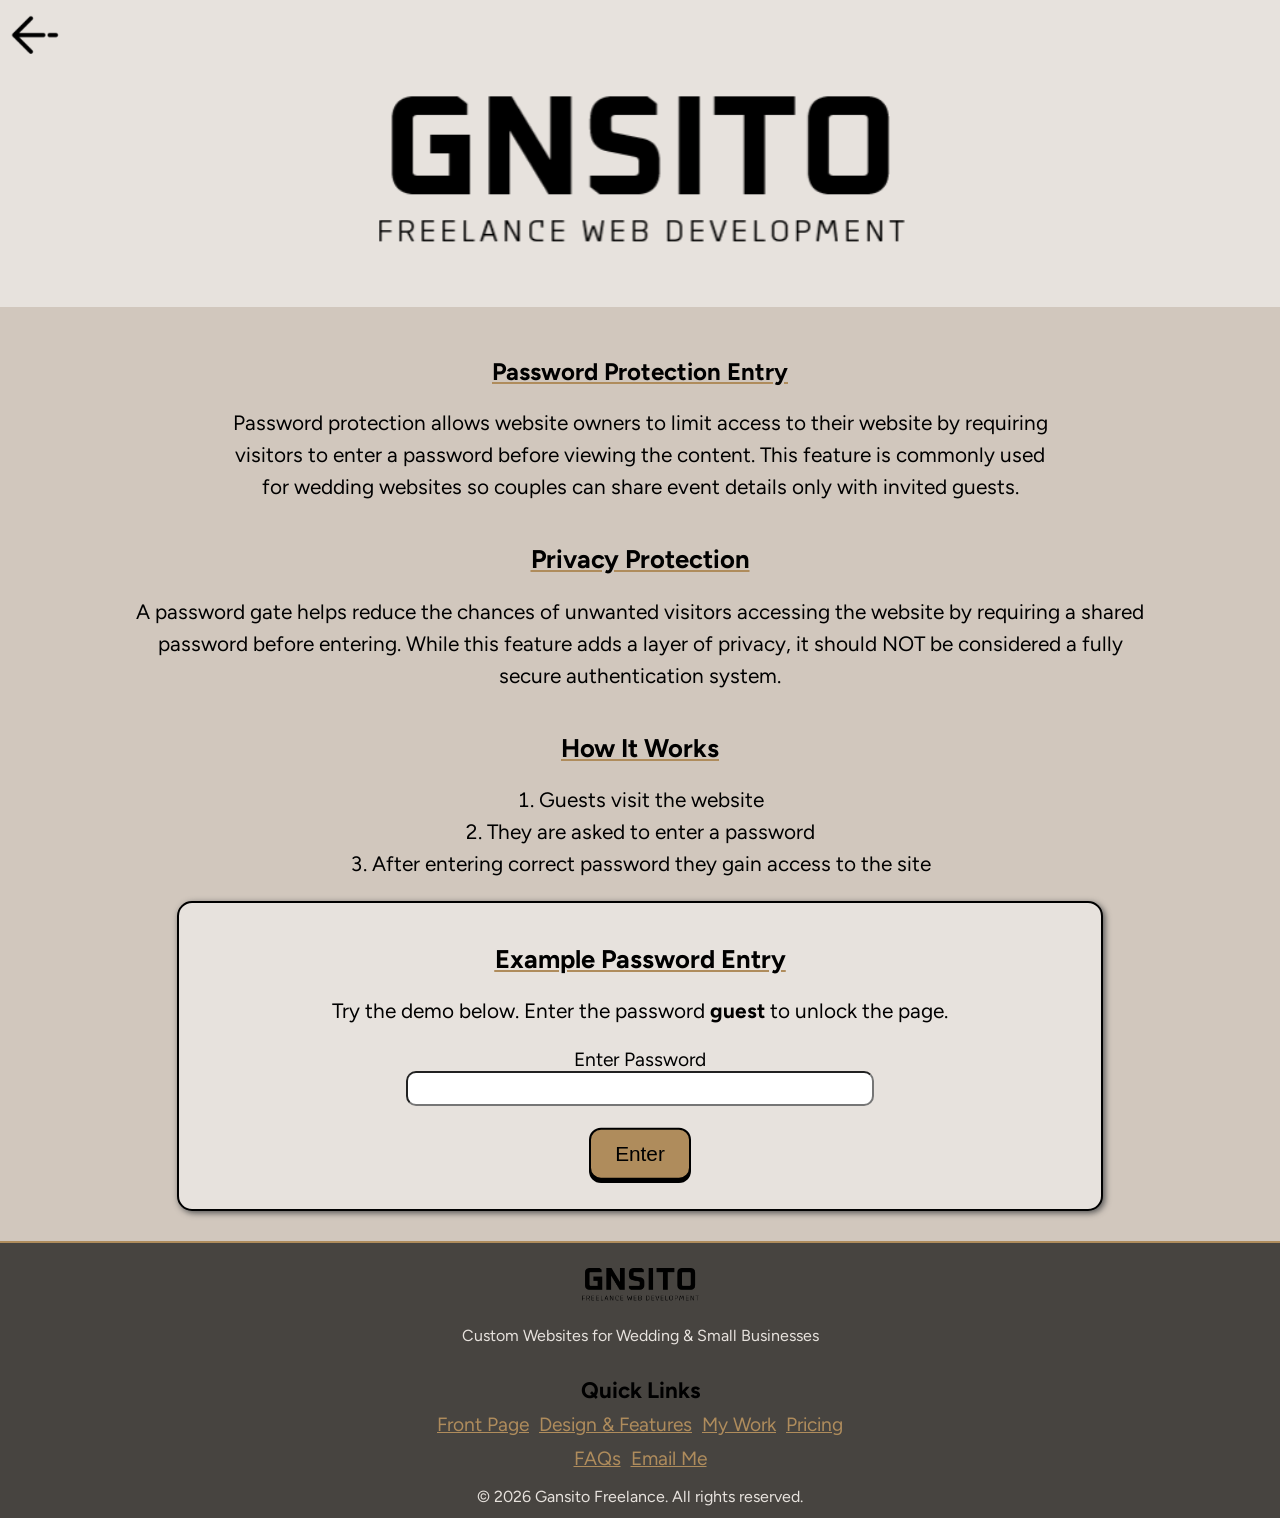
<file: password.html>
<!DOCTYPE html>
<html lang="en">

    <!--
        GNSITO Freelance Password Protection Page

        Author: Jose Sanchez
        Date: 3/13/2026

        Filename: password.html
    -->

<head>
    <meta charset="UTF-8">
    <meta name="viewport" content="width=device-width, initial-scale=1.0">
    <title>Password Protection | GNSITO Freelance</title>
    <meta name="description" content="Keep private content secure with password-protected pages from GNSITO Freelance.">
    <link rel="icon" type="image/png" href="gallery/logo.png">
    <meta property="og:title" content="Password Protection | GNSITO Freelance">
    <meta property="og:description" content="Keep private content secure with password-protected pages from GNSITO Freelance.">
    <meta property="og:type" content="website">
    <meta property="og:url" content="https://gnsitofreelance.com/password.html">
    <meta property="og:image" content="https://gnsitofreelance.com/gallery/logo.png">
    <meta property="og:site_name" content="GNSITO Freelance">
    <meta name="twitter:card" content="summary">
    <meta name="twitter:title" content="Password Protection | GNSITO Freelance">
    <meta name="twitter:description" content="Keep private content secure with password-protected pages from GNSITO Freelance.">
    <meta name="twitter:image" content="https://gnsitofreelance.com/gallery/logo.png">
    <link rel="preconnect" href="https://fonts.googleapis.com">
    <link rel="preconnect" href="https://fonts.gstatic.com" crossorigin>
    <link href="https://fonts.googleapis.com/css2?family=Figtree:ital,wght@0,300..900;1,300..900&display=swap" rel="stylesheet">
    <link rel="stylesheet" href="base.css">
    <link rel="stylesheet" href="password-styles.css">
    <script src="fade-animation.js" defer></script>
</head>
<body>

    <header>

        <div class="top-header">
            <a href="features.html" class="back-btn">
                <img src="gallery/back-arrow.png" alt="Back Button">
            </a>
        </div>

        <div class="logo">
            <a href="index.html"><img src="gallery/logo.png" alt="logo"></a>
        </div>

    </header>

    <section class="main">
        <div class="intro">

            <div class="title">
                <h1>Password Protection Entry</h1>
            </div>

            <div class="info">
                <p>
                    Password protection allows website owners to limit access to their 
                    website by requiring visitors to enter a password before viewing
                    the content. This feature is commonly used for wedding websites
                    so couples can share event details only with invited guests.
                </p>
            </div>
        </div>

        <h2 class="title">Privacy Protection</h2>

        <div class="info">
            <p>
                A password gate helps reduce the chances of unwanted visitors accessing
                the website by requiring a shared password before entering. While this
                feature adds a layer of privacy, it should NOT be considered a fully
                secure authentication system. 
            </p>
        </div>

        <div class="card">
            <h2 class="title">How It Works</h2>
        </div>

        <div class="info">
            <ol class="list">
                <li class="card">Guests visit the website</li>
                <li class="card">They are asked to enter a password</li>
                <li class="card">After entering correct password they gain access to the site</li>
            </ol>
        </div>


        <div class="card">
            <div class="example">

                <div class="title">
                    <h2>Example Password Entry</h2>
                </div>

                <div class="info">
                    <p>
                        Try the demo below. Enter the password <b>guest</b> to unlock the page.
                    </p>
                </div>

                <div class="password-demo">
                    <label for="password">Enter Password</label>
                    <input type="password" id="password">
                    <div class="btn">
                        <button onclick="checkPassword()">Enter</button>
                    </div>
                    <p id="error" class="error-message"></p>
                </div>

            </div>
        </div>


    </section>

    <footer>
        <img src="gallery/logo.png" alt="logo" class="foot-logo">
        <p>Custom Websites for Wedding & Small Businesses</p>
        <section class="links">
            <h3>Quick Links</h3>
            <section class="foot-nav">
                <a href="index.html">Front Page</a>
                <a href="features.html">Design & Features</a>
                <a href="mywork.html">My Work</a>
                <a href="pricing.html">Pricing</a>
            </section>
            <div class="foot-nav">
                <a href="faq.html">FAQs</a>
                <a onclick="window.location.href='mailto:gnsito.freelance@gmail.com'">Email Me</a>
            </div>
        </section>
        <p>© 2026 Gansito Freelance. All rights reserved.</p>
    </footer>

    <script>
        function checkPassword() {
            let password = document.getElementById("password").value;
            if(password === "guest") {
                sessionStorage.setItem("weddingAccess", "allowed");
                document.getElementById("error").textContent = "";
                window.location.href = "demo-access.html";
            } else {
                document.getElementById("error").textContent =
                "Incorrect password.";
            }
        }
        document.getElementById("password").addEventListener("keypress", function(e) {
            if (e.key === "Enter") {
                checkPassword();
            }
        });
    </script>

</body>
</html>
</file>
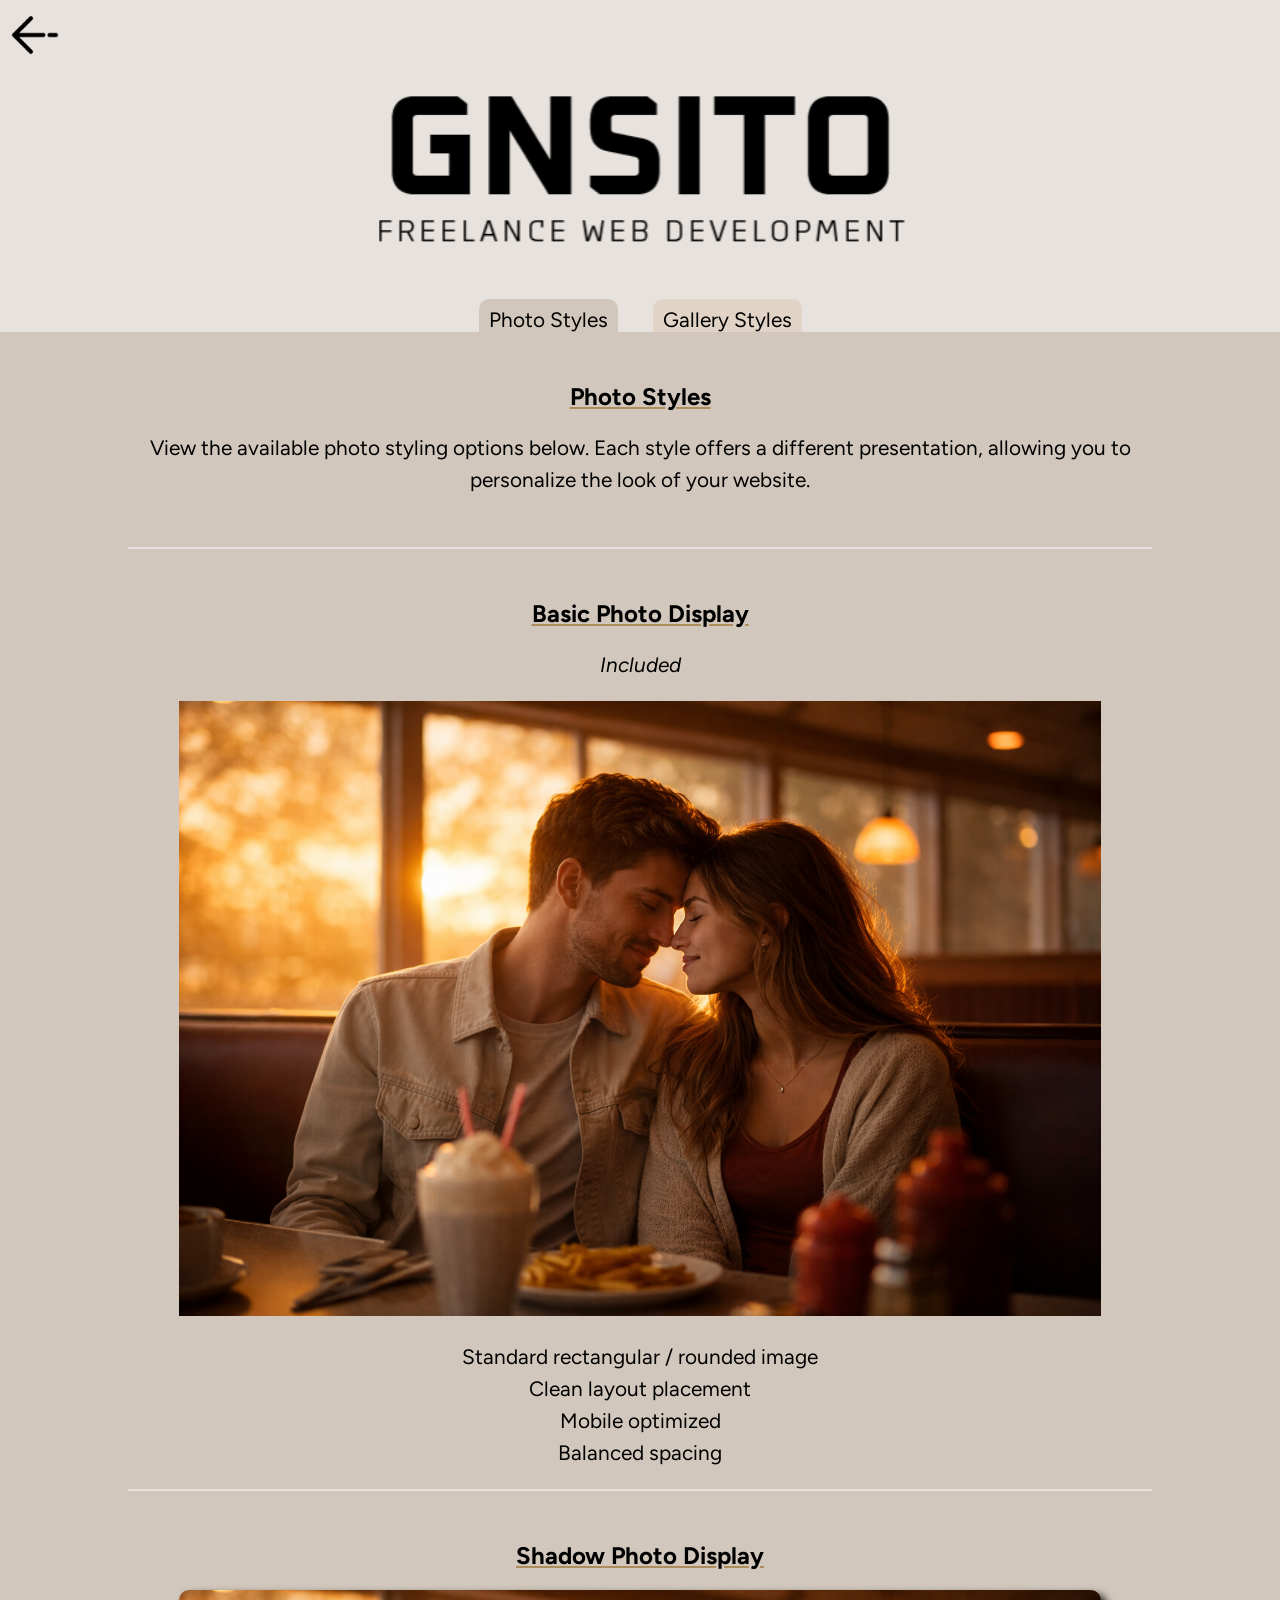
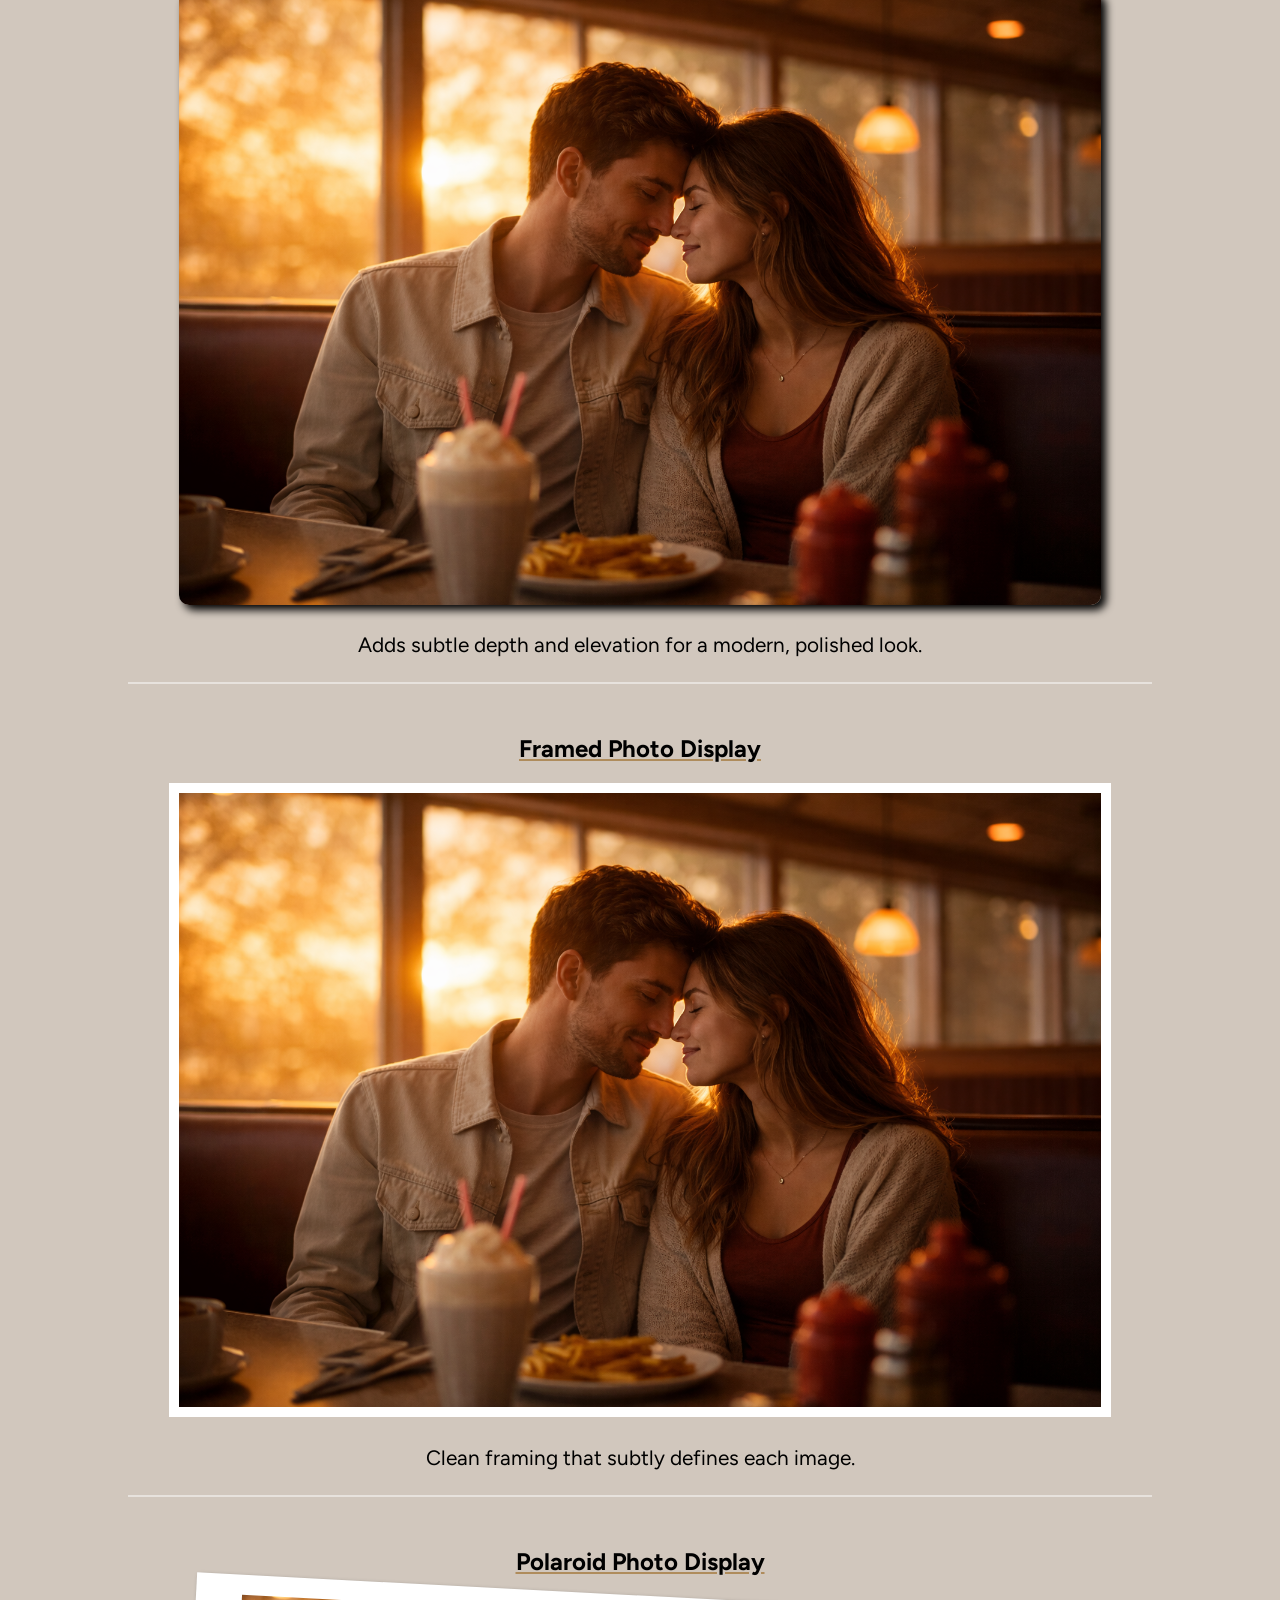
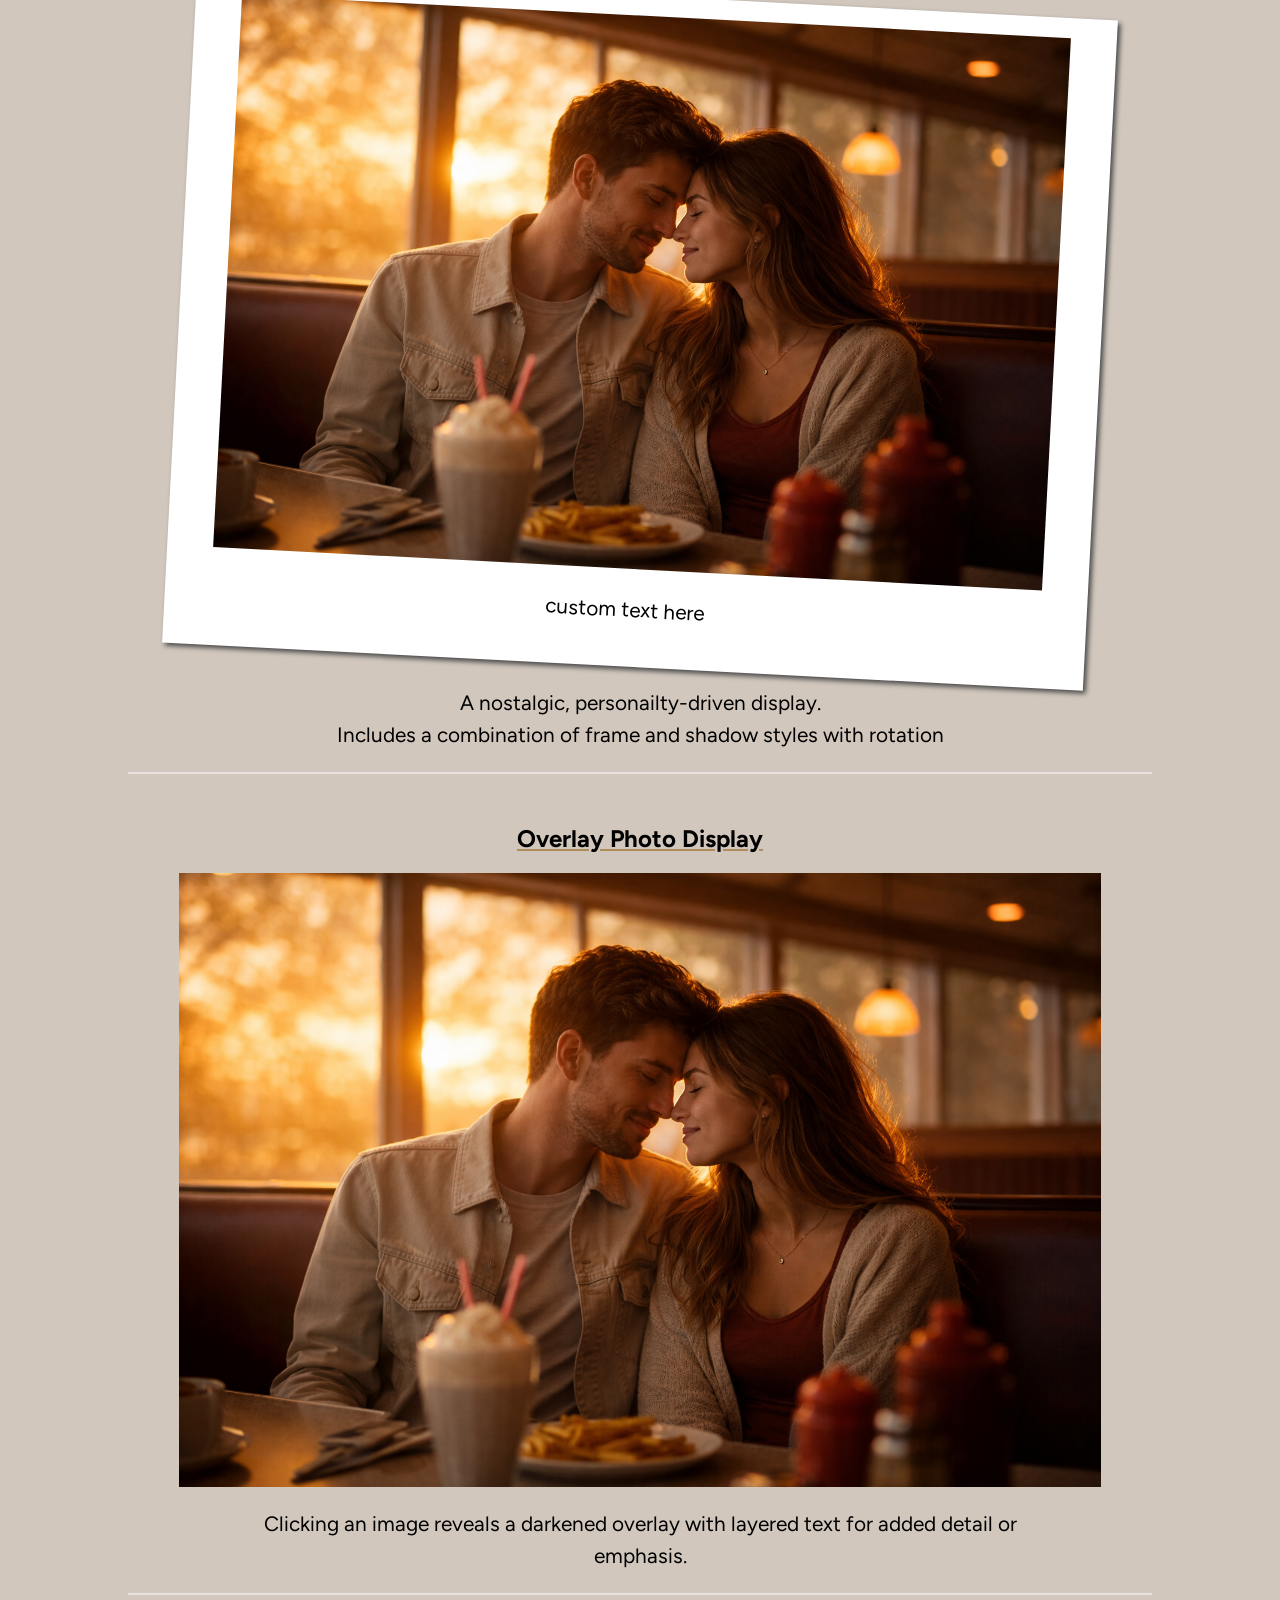
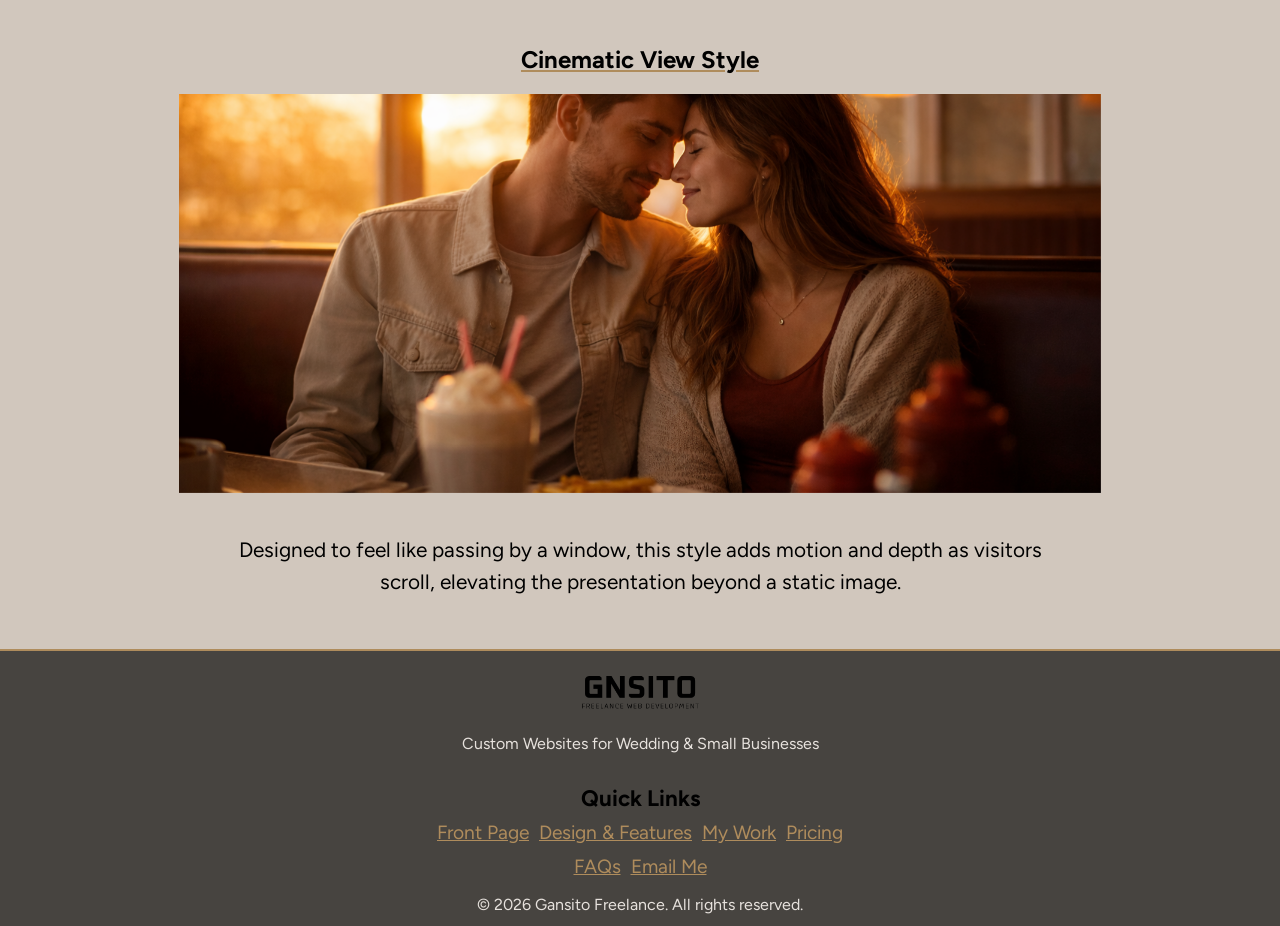
<file: photos.html>
<!DOCTYPE html>
<html lang="en">

    <!--
        GNSITO Freelance Web Photo Styles Page

        Author: Jose Sanchez
        Date: 2/22/2026

        Filename: photos.html
    -->

<head>
    <title>Photo Styles | GNSITO Freelance</title>
    <meta charset="UTF-8">
    <meta name="viewport" content="width=device-width, initial-scale=1.0">
    <meta name="description" content="Browse photo display styles GNSITO Freelance can use to showcase your business or wedding photos.">
    <link rel="icon" type="image/png" href="gallery/logo.png">
    <meta property="og:title" content="Photo Styles | GNSITO Freelance">
    <meta property="og:description" content="Browse photo display styles GNSITO Freelance can use to showcase your business or wedding photos.">
    <meta property="og:type" content="website">
    <meta property="og:url" content="https://gnsitofreelance.com/photos.html">
    <meta property="og:image" content="https://gnsitofreelance.com/gallery/logo.png">
    <meta property="og:site_name" content="GNSITO Freelance">
    <meta name="twitter:card" content="summary">
    <meta name="twitter:title" content="Photo Styles | GNSITO Freelance">
    <meta name="twitter:description" content="Browse photo display styles GNSITO Freelance can use to showcase your business or wedding photos.">
    <meta name="twitter:image" content="https://gnsitofreelance.com/gallery/logo.png">
    <link rel="stylesheet" href="base.css">
    <link rel="stylesheet" href="photo_styles.css">
    <link rel="preconnect" href="https://fonts.googleapis.com">
    <link rel="preconnect" href="https://fonts.gstatic.com" crossorigin>
    <link href="https://fonts.googleapis.com/css2?family=Figtree:ital,wght@0,300..900;1,300..900&display=swap" rel="stylesheet">
</head>

<body>
    
    <!-- Header Section -->

    <header>

        <div class="top-header">

            <a href="features.html" class="back-btn">
                <img src="gallery/back-arrow.png" alt="Back Button">
            </a>

        </div>

        <div class="logo">
            <a href="index.html"><img src="gallery/logo.png" alt="logo"></a>
        </div>

        <nav class="nav">
            <ul>
                <li><a href="photos.html" class="nav1">Photo Styles</a></li>
                <li><a href="galleries.html" class="nav2">Gallery Styles</a></li>
            </ul>
        </nav>

    </header>

    <article class="main">

        <!--Intro-->
        <div class="intro">

            <div class="title">
                <h1>Photo Styles</h1>
            </div>

            <div class="info">
                <p>
                    View the available photo styling options below.
                    Each style offers a different presentation, 
                    allowing you to personalize the look of your website.
                </p>
            </div>

        </div>


        <!--Photo Tiers-->
        <section class="photo-tiers">

        <!-- Basic Photo Display -->
         
            <section class="card">
                <div class="basic">
                    <div class="photo-title">
                        <h2>Basic Photo Display</h2>
                        <p><cite>Included</cite></p>
                    </div>

                    <div class="basic-img">
                        <img src="gallery/diner-couple.png" alt="">
                    </div>

                    <div class="description">
                        <p>
                            Standard rectangular / rounded image<br>
                            Clean layout placement<br>
                            Mobile optimized<br>
                            Balanced spacing
                        </p>
                    </div>
                </div>
            </section>

            <section class="card">
                <div class="shadow">
                    <div class="photo-title">
                        <h2>Shadow Photo Display</h2>
                    </div>

                    <div class="shadow-img">
                        <img src="gallery/diner-couple.png" alt="">
                    </div>

                    <div class="description">
                        <p>
                            Adds subtle depth and elevation for a modern,
                            polished look.
                        </p>
                    </div>
                </div>
            </section>

            <section class="card">
                <div class="framed">
                    <div class="photo-title">
                        <h2>Framed Photo Display</h2>
                    </div>

                    <div class="framed-img">
                        <img src="gallery/diner-couple.png" alt="">
                    </div>

                    <div class="description">
                        <p>
                            Clean framing that subtly defines each image.
                        </p>
                    </div>
                </div>
            </section>

            <section class="card">
                <div class="polaroid">
                    <div class="photo-title">
                        <h2>Polaroid Photo Display</h2>
                    </div>

                    <div class="polaroid-img">
                        <img src="gallery/diner-couple.png" alt="">
                        <p>custom text here</p>
                    </div>

                    <div class="description">
                        <p>
                            A nostalgic, personailty-driven display.<br>
                            Includes a combination of frame and shadow styles with rotation
                        </p>
                    </div>
                </div>
            </section>

            <section class="card">
                <div class="overlay-section">
                    <div class="photo-title">
                        <h2>Overlay Photo Display</h2>
                    </div>

                    <div class="overlay-img" onclick="this.classList.toggle('active')">
                        <img src="gallery/diner-couple.png" alt="">
                        <div class="overlay">
                            <div class="overlay-text">Add your text here</div>
                        </div>
                    </div>

                    <div class="description">
                        <p>
                            Clicking an image reveals a darkened overlay with layered text
                            for added detail or emphasis.
                        </p>
                    </div>
                </div>
            </section>

            <section class="card">
                <div class="window">
                    <div class="photo-title">
                        <h2>Cinematic View Style</h2>
                    </div>

                    <div class="window-img">
                        <img src="gallery/diner-couple.png" alt="">
                    </div>

                    <div class="description">
                        <p>
                            Designed to feel like passing by a window, 
                            this style adds motion and depth as visitors scroll, 
                            elevating the presentation beyond a static image.
                        </p>
                    </div>
                </div>
            </section>

        </section>

    </article>

    <footer>
        <img src="gallery/logo.png" alt="logo" class="foot-logo">
        <p>Custom Websites for Wedding & Small Businesses</p>
        <section class="links">
            <h3>Quick Links</h3>
            <section class="foot-nav">
                <a href="index.html">Front Page</a>
                <a href="features.html">Design & Features</a>
                <a href="mywork.html">My Work</a>
                <a href="pricing.html">Pricing</a>
            </section>
            <div class="foot-nav">
                <a href="faq.html">FAQs</a>
                <a onclick="window.location.href='mailto:gnsito.freelance@gmail.com'">Email Me</a>
            </div>
        </section>
        <p>© 2026 Gansito Freelance. All rights reserved.</p>
    </footer>

    <script src="fade-animation.js" defer></script>
</body>
</html>
</file>
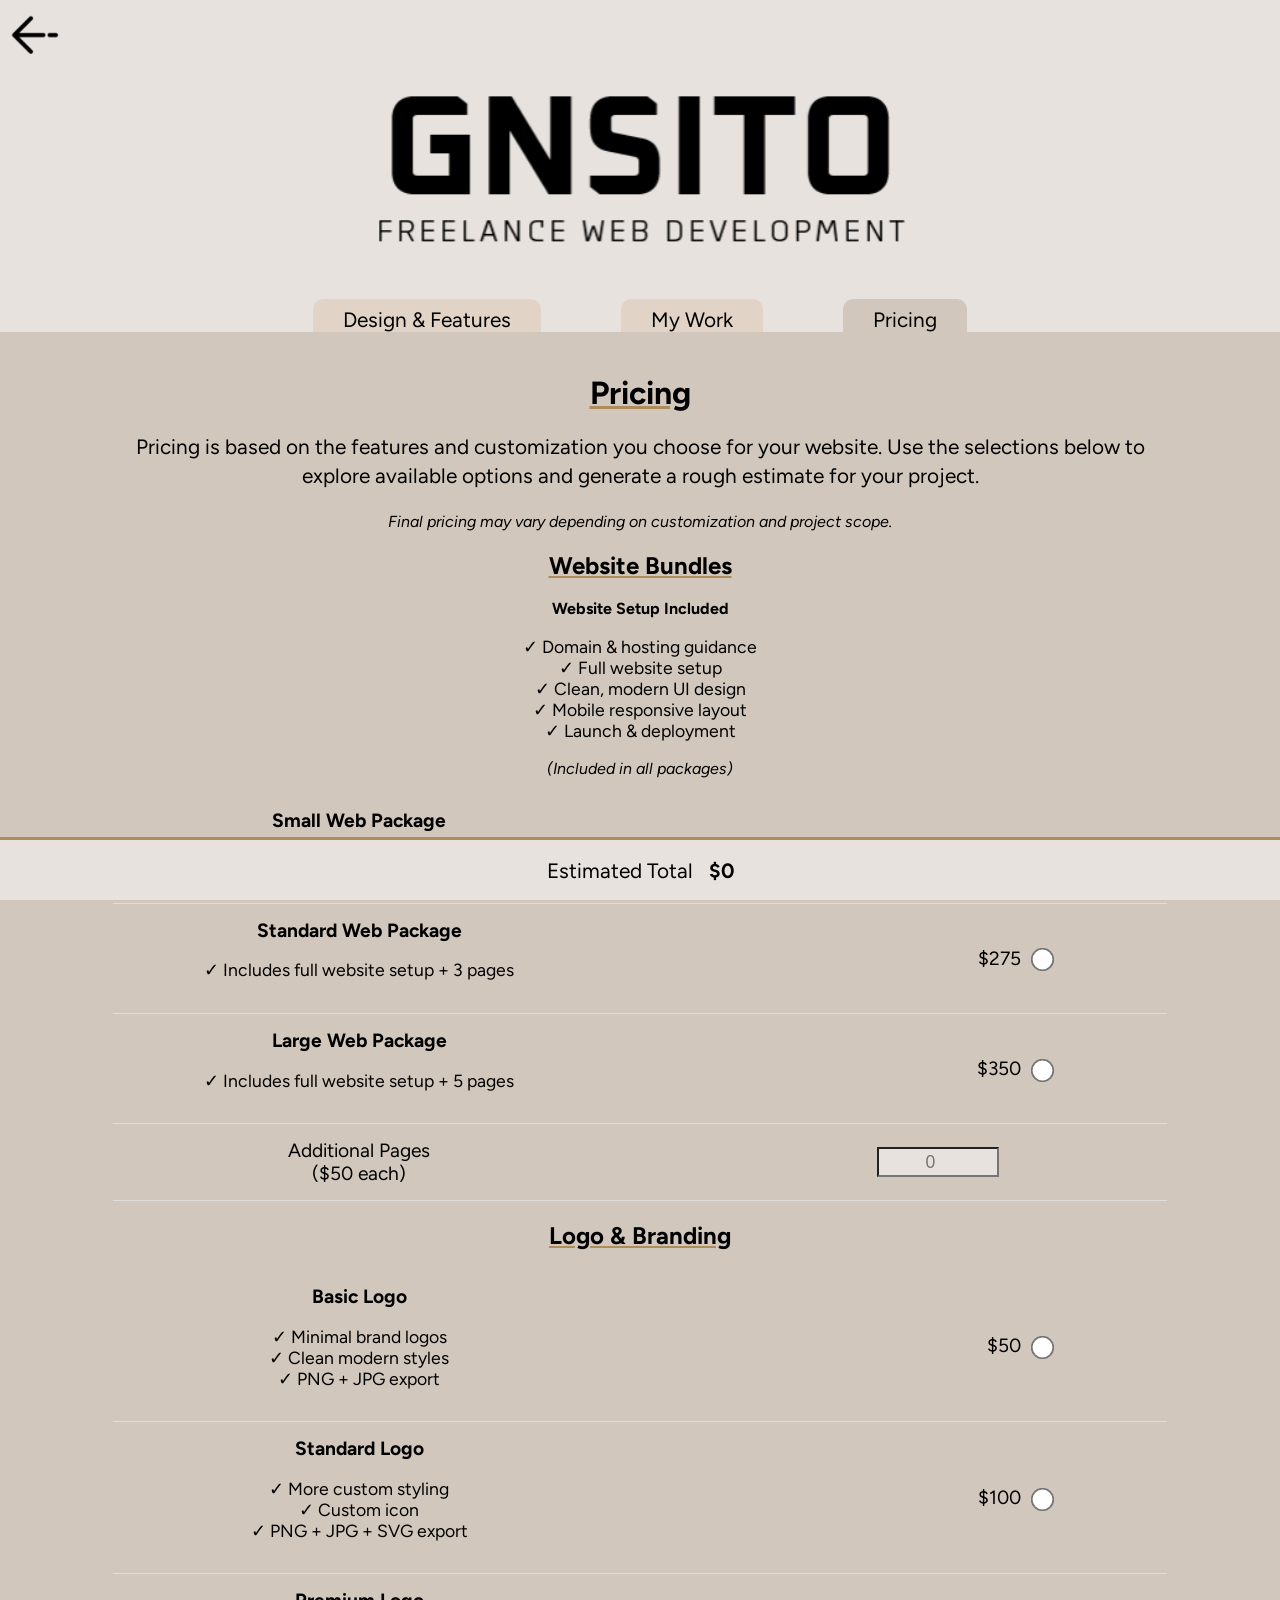
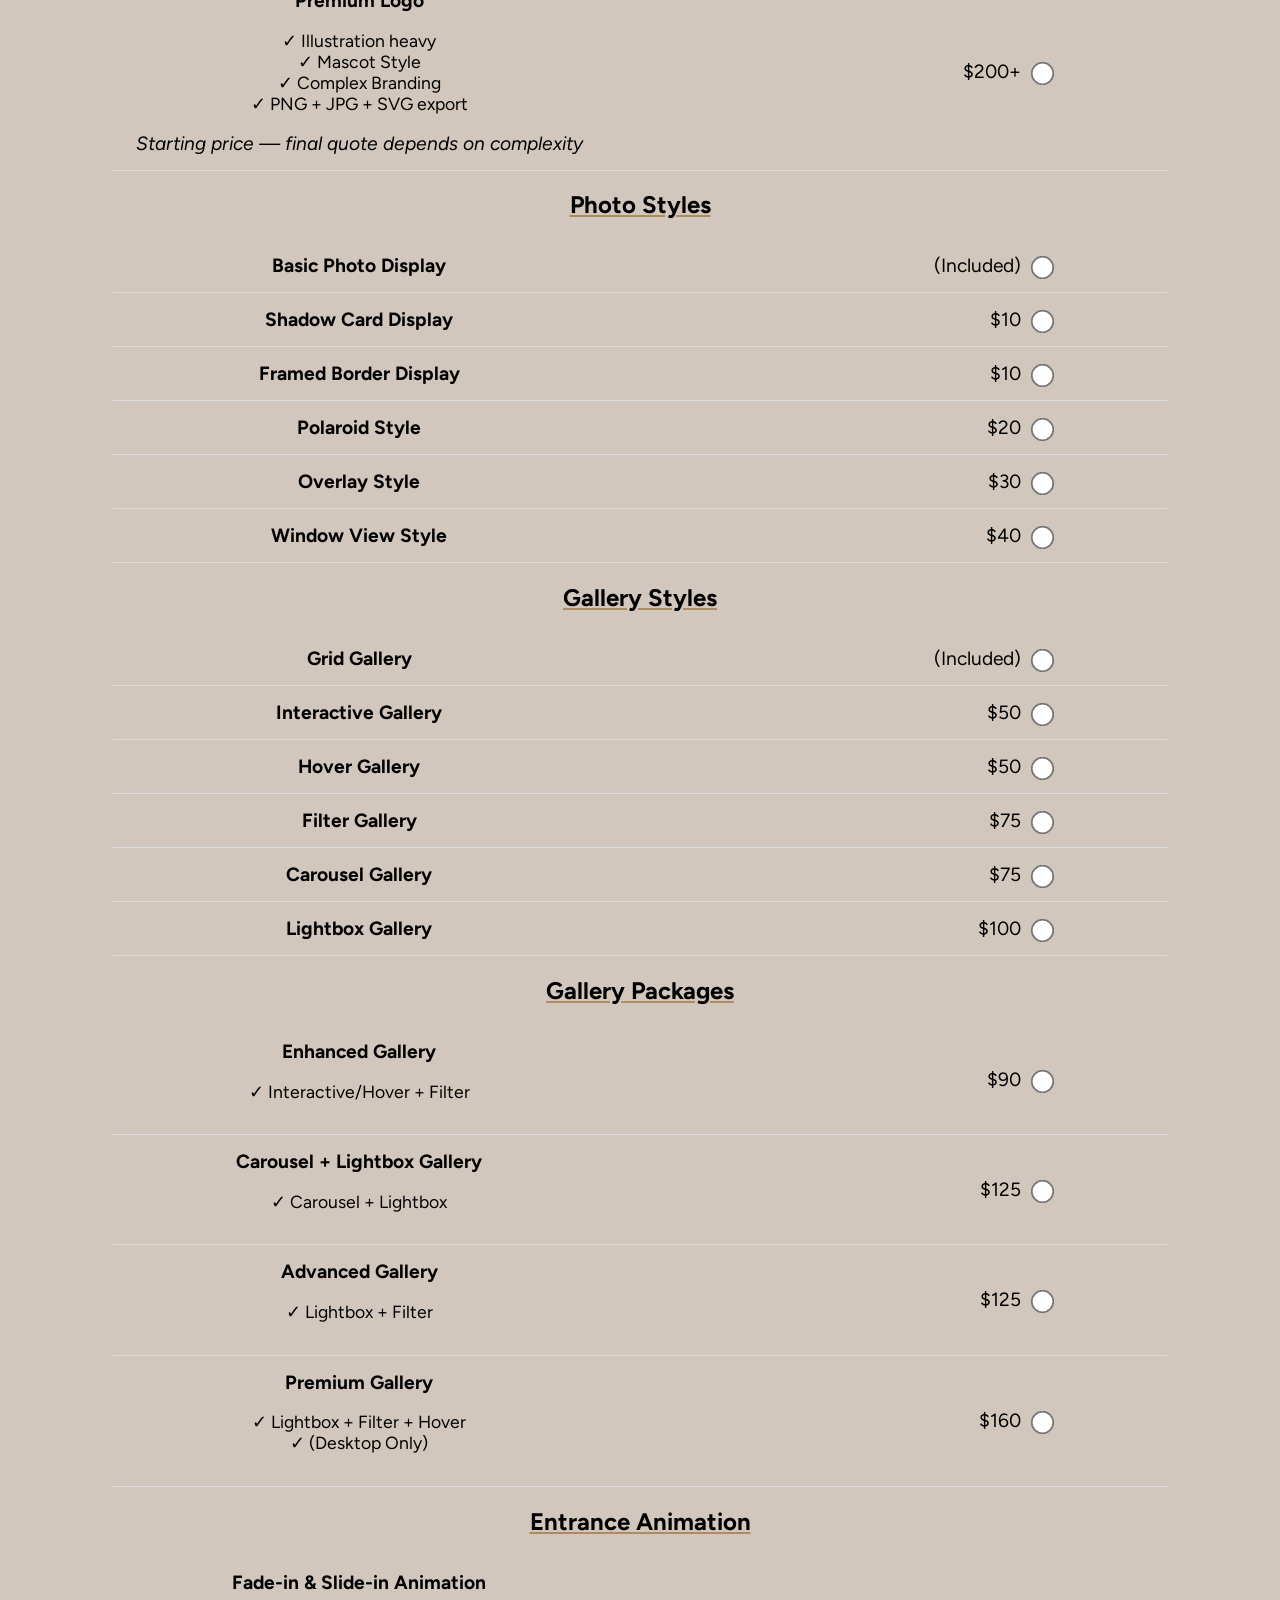
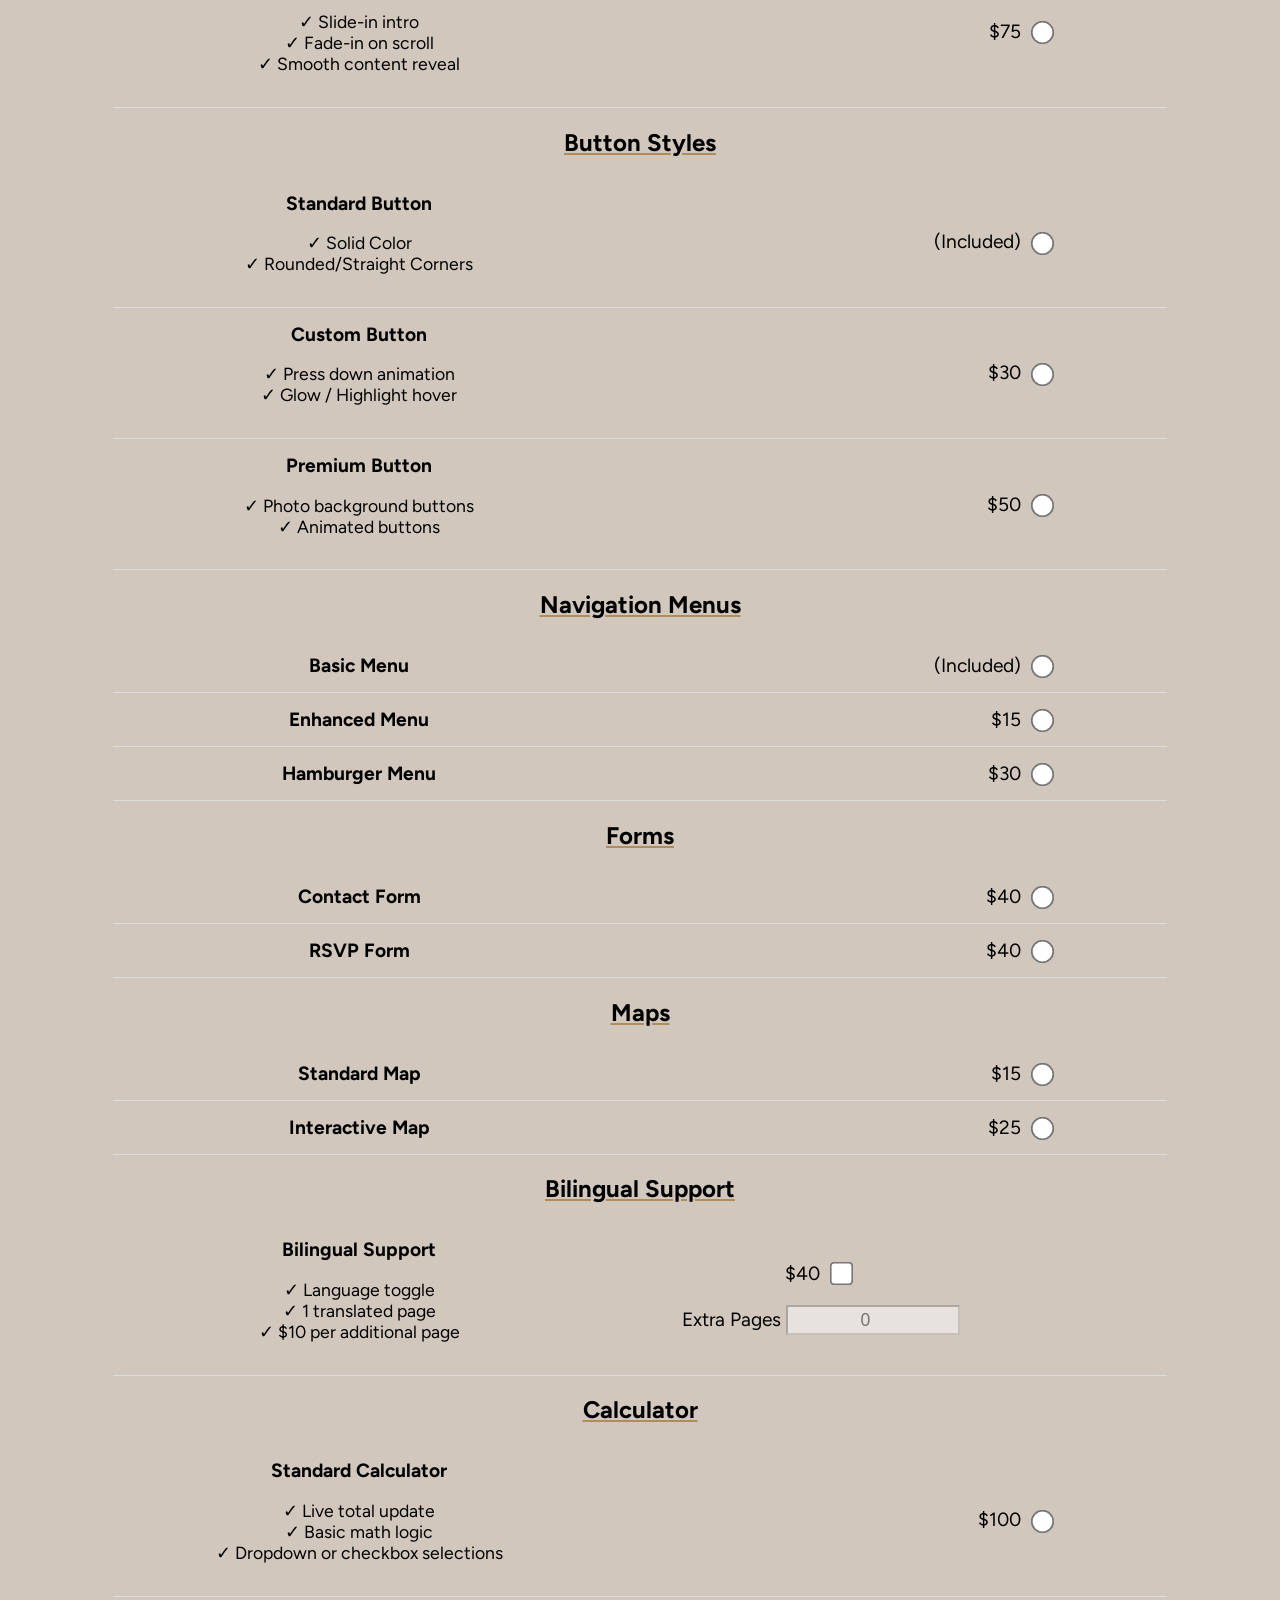
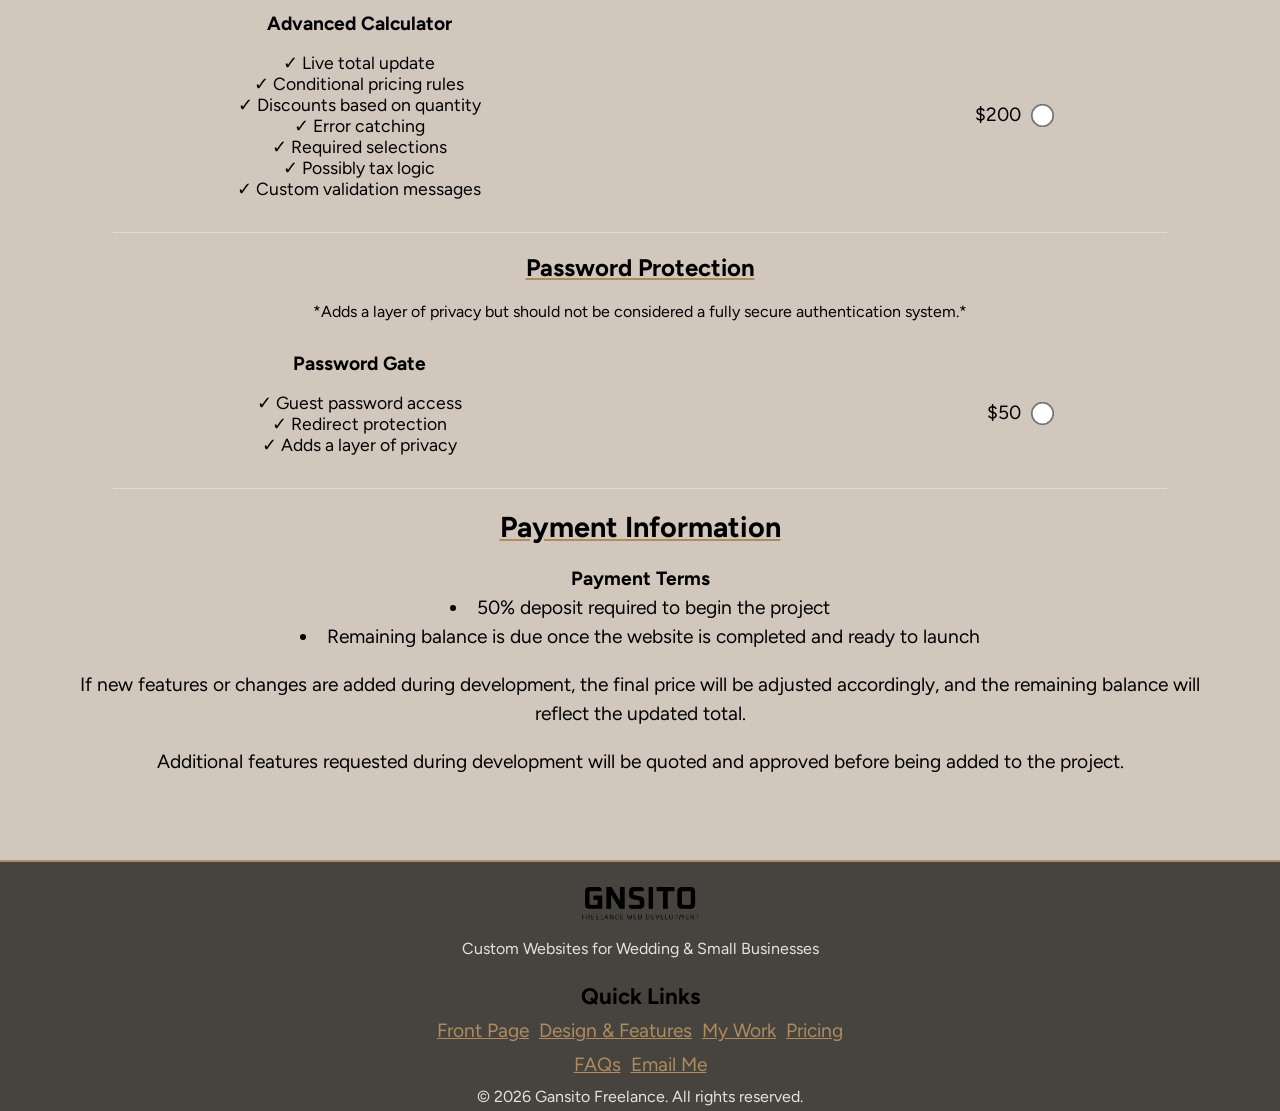
<file: pricing.html>
<!DOCTYPE html>
<html lang="en">

    <!--
        GNSITO Freelance Web Pricing Page

        Author: Jose Sanchez
        Date: 3/11/2026

        Filename: pricing.html
    -->

<head>
    <title>Pricing | GNSITO Freelance</title>
    <meta charset="UTF-8">
    <meta name="viewport" content="width=device-width, initial-scale=1.0">
    <meta name="description" content="Transparent pricing packages for custom website design from GNSITO Freelance, for small businesses and weddings.">
    <link rel="icon" type="image/png" href="gallery/logo.png">
    <meta property="og:title" content="Pricing | GNSITO Freelance">
    <meta property="og:description" content="Transparent pricing packages for custom website design from GNSITO Freelance, for small businesses and weddings.">
    <meta property="og:type" content="website">
    <meta property="og:url" content="https://gnsitofreelance.com/pricing.html">
    <meta property="og:image" content="https://gnsitofreelance.com/gallery/logo.png">
    <meta property="og:site_name" content="GNSITO Freelance">
    <meta name="twitter:card" content="summary">
    <meta name="twitter:title" content="Pricing | GNSITO Freelance">
    <meta name="twitter:description" content="Transparent pricing packages for custom website design from GNSITO Freelance, for small businesses and weddings.">
    <meta name="twitter:image" content="https://gnsitofreelance.com/gallery/logo.png">
    <link rel="stylesheet" href="base.css">
    <link rel="stylesheet" href="pricing-styles.css">
    <script src="fade-animation.js" defer></script>
    <script src="pricing.js" defer></script>
    <link rel="preconnect" href="https://fonts.googleapis.com">
    <link rel="preconnect" href="https://fonts.gstatic.com" crossorigin>
    <link href="https://fonts.googleapis.com/css2?family=Figtree:ital,wght@0,300..900;1,300..900&display=swap" rel="stylesheet">

</head>

<body>
    
    <!-- Header Section -->

    <header>

        <div class="top-header">

            <a href="index.html" class="back-btn">
                <img src="gallery/back-arrow.png" alt="Back Button">
            </a>

        </div>

        <div class="logo">
            <a href="index.html"><img src="gallery/logo.png" alt="logo"></a>
        </div>

        <nav class="nav">
            <ul>
                <li><a href="features.html" class="nav1">Design & Features</a></li>
                <li><a href="mywork.html" class="nav2">My Work</a></li>
                <li><a href="pricing.html" class="nav3">Pricing</a></li>
            </ul>
        </nav>

    </header>

    <main>

        <div class="intro">
            <div class="title">
                <h1>Pricing</h1>
            </div>

            <div class="info">
                <p>
                    Pricing is based on the features and customization you choose for your 
                    website. Use the selections below to explore available options and generate
                    a rough estimate for your project. 
                </p>
            </div>

            <div class="note">
                <p class="card">
                    <cite>Final pricing may vary depending on customization and project scope.</cite>
                </p>
            </div>
        </div>

        <section class="features">

            <!--Website Bundles-->
            <div class="web-group">
                <h2 class="card">Website Bundles</h2>

                <div class="setup card">
                    <p>
                        <b>Website Setup Included</b>
                        <ul class="side-note">
                            <li>Domain & hosting guidance</li>
                            <li>Full website setup</li>
                            <li>Clean, modern UI design</li>
                            <li>Mobile responsive layout</li>
                            <li>Launch & deployment</li>
                        </ul>
                        <cite>(Included in all packages)</cite>
                    </p>
                </div>

                <!--Small Website Package-->
                <div class="feature-option">

                    <div class="feature-left">
                        <label for="small-web">
                            <b>Small Web Package</b><br>
                            <ul class="side-note">
                                <li>Includes full website setup + 1 pages</li>
                            </ul>
                        </label>
                    </div>

                    <div class="feature-right">
                        <span class="price">$200</span>
                        <input type="radio" name="web-bundles" id="small-web" data-price="200">
                    </div>
                </div>

                <!--Standard Website Package-->
                <div class="feature-option">

                    <div class="feature-left">
                        <label for="stnd-web">
                            <b>Standard Web Package</b><br>
                            <ul class="side-note">
                                <li>Includes full website setup + 3 pages</li>
                            </ul>
                        </label>
                    </div>

                    <div class="feature-right">
                        <span class="price">$275</span>
                        <input type="radio" name="web-bundles" id="stnd-web" data-price="275">
                    </div>

                </div>

                <!--Large Website Package-->
                <div class="feature-option">

                    <div class="feature-left">
                        <label for="large-web">
                            <b>Large Web Package</b><br>
                            <ul class="side-note">
                                <li>Includes full website setup + 5 pages</li>
                            </ul>
                        </label>
                    </div>

                    <div class="feature-right">
                        <span class="price">$350</span>
                        <input type="radio" name="web-bundles" id="large-web" data-price="350">
                    </div>

                </div>

                <!--Additional Pages-->
                <div class="feature-option">

                    <div class="feature-left">
                        <label for="add-pages">
                            Additional Pages <br>
                            ($50 each)
                        </label>
                    </div>

                    <div class="feature-right">
                        <div class="extra-pages">
                            <input type="number" id="add-pages" placeholder="0" min="0" data-page-price="50">
                        </div>
                    </div>
                </div>
            </div>


            <!--Logo & Branding-->
            <div class="logos-group">

                <h2 class="card">Logo & Branding</h2>

                <!--Basic Logo-->
                <div class="feature-option">

                    <div class="feature-left">
                        <label for="basic-logo">
                            <b>Basic Logo</b>
                            <ul class="side-note">
                                <li>Minimal brand logos</li>
                                <li>Clean modern styles</li>
                                <li>PNG + JPG export</li>

                            </ul>
                        </label>
                    </div>
                    
                    <div class="feature-right">
                        <span class="price">$50</span>
                        <input type="radio" name="basic-brand" id="basic-logo" data-price="50">
                    </div>
                </div>

                <!--Standard Logo-->
                <div class="feature-option">
                    
                    <div class="feature-left">
                        <label for="standard-logo">
                            <b>Standard Logo</b>
                            <ul class="side-note">
                                <li>More custom styling</li>
                                <li>Custom icon </li>
                                <li>PNG + JPG + SVG export</li>
                            </ul>
                        </label>
                    </div>

                    <div class="feature-right">
                        <span class="price">$100</span>
                        <input type="radio" name="standard-brand" id="standard-logo" data-price="100">
                    </div>

                </div>

                <!--Premium Logo-->
                <div class="feature-option">

                    <div class="feature-left">
                        <label for="premium-logo">
                            <b>Premium Logo</b>
                            <ul class="side-note">
                                <li>Illustration heavy</li>
                                <li>Mascot Style</li>
                                <li>Complex Branding</li>
                                <li>PNG + JPG + SVG export</li>
                            </ul>
                            <cite>Starting price — final quote depends on complexity</cite>
                        </label>
                    </div>

                    <div class="feature-right">
                        <span class="price">$200+</span>
                        <input type="radio" name="premium-brand" id="premium-logo" data-price="200">
                    </div>
                </div>

            </div>


            <!--Photos & Galleries-->
            <div class="photos-group">

                <h2 class="card">Photo Styles</h2>

                <!--Basic Photo-->
                <div class="feature-option">

                    <div class="feature-left">
                        <label for="basic-photo">
                            <b>Basic Photo Display</b>
                        </label>
                    </div>

                    <div class="feature-right">
                        <span class="price">(Included)</span>
                        <input type="radio" name="basic-style" id="basic-photo" data-price="0">
                    </div>
                </div>

                <!--Shadow Card-->
                <div class="feature-option">

                    <div class="feature-left">
                        <label for="shadow-photo">
                            <b>Shadow Card Display</b>
                        </label>
                    </div>

                    <div class="feature-right">
                        <span class="price">$10</span>
                        <input type="radio" name="shadow-style" id="shadow-photo" data-price="10">
                    </div>
                </div>

                <!--Framed Border-->
                <div class="feature-option">

                    <div class="feature-left">
                        <label for="framed-photo">
                            <b>Framed Border Display</b>
                        </label>
                    </div>

                    <div class="feature-right">
                        <span class="price">$10</span>
                        <input type="radio" name="framed-style" id="framed-photo" data-price="10">
                    </div>
                </div>

                <!--Polaroid Style-->
                <div class="feature-option">

                    <div class="feature-left">
                        <label for="polaroid-photo">
                            <b>Polaroid Style</b>
                        </label>
                    </div>
                    
                    <div class="feature-right">
                        <span class="price">$20</span>
                        <input type="radio" name="polaroid-style" id="polaroid-photo" data-price="20">
                    </div>
                </div>

                <!--Overlay Style-->
                <div class="feature-option">

                    <div class="feature-left">
                        <label for="overlay-photo">
                            <b>Overlay Style</b>
                        </label>
                    </div>
                    
                    <div class="feature-right">
                        <span class="price">$30</span>
                        <input type="radio" name="overlay-style" id="overlay-photo" data-price="30">
                    </div>
                </div>

                <!--Window View-->
                <div class="feature-option">

                    <div class="feature-left">
                        <label for="window-photo">
                            <b>Window View Style</b>
                        </label>
                    </div>
                    
                    <div class="feature-right">
                        <span class="price">$40</span>
                        <input type="radio" name="window-style" id="window-photo" data-price="40">
                    </div>
                </div>

                <h2 class="card">Gallery Styles</h2>

                <!--Grid Gallery-->
                <div class="feature-option">

                    <div class="feature-left">
                        <label for="grid-gallery">
                            <b>Grid Gallery</b>
                        </label>
                    </div>

                    <div class="feature-right">
                        <span class="price">(Included)</span>
                        <input type="radio" name="gallery-styles" id="grid-gallery" data-price="0">
                    </div>
                </div>

                <!--Interactive Gallery-->
                <div class="feature-option">

                    <div class="feature-left">
                        <label for="interactive-gallery">
                            <b>Interactive Gallery</b>
                        </label>
                    </div>

                    <div class="feature-right">
                        <span class="price">$50</span>
                        <input type="radio" name="gallery-styles" id="interactive-gallery" data-price="50">
                    </div>
                </div>

                <!--Hover Gallery-->
                <div class="feature-option">

                    <div class="feature-left">
                        <label for="hover-gallery">
                            <b>Hover Gallery</b>
                        </label>
                    </div>

                    <div class="feature-right">
                        <span class="price">$50</span>
                        <input type="radio" name="gallery-styles" id="hover-gallery" data-price="50">
                    </div>
                </div>

                <!--Filter Gallery-->
                <div class="feature-option">

                    <div class="feature-left">
                        <label for="filter-gallery">
                            <b>Filter Gallery</b>
                        </label>
                    </div>

                    <div class="feature-right">
                        <span class="price">$75</span>
                        <input type="radio" name="gallery-styles" id="filter-gallery" data-price="75">
                    </div>
                </div>

                <!--Carousel Gallery-->
                <div class="feature-option">

                    <div class="feature-left">
                        <label for="carousel-gallery">
                            <b>Carousel Gallery</b>
                        </label>
                    </div>

                    <div class="feature-right">
                        <span class="price">$75</span>
                        <input type="radio" name="gallery-styles" id="carousel-gallery" data-price="75">
                    </div>

                </div>

                <!--Lightbox Gallery-->
                <div class="feature-option">

                    <div class="feature-left">
                        <label for="lightbox-gallery">
                            <b>Lightbox Gallery</b>
                        </label>
                    </div>

                    <div class="feature-right">
                        <span class="price">$100</span>
                        <input type="radio" name="gallery-styles" id="lightbox-gallery" data-price="100">
                    </div>

                </div>


                <!--Gallery Packages-->
                <h2 class="card">Gallery Packages</h2>

                <!--Enhanced Gallery-->
                <div class="feature-option">

                    <div class="feature-left">
                        <label for="enhanced-gallery">
                            <b>Enhanced Gallery</b>
                            <ul class="side-note">
                                <li>Interactive/Hover + Filter</li>
                            </ul>
                        </label>
                    </div>

                    <div class="feature-right">
                        <span class="price">$90</span>
                        <input type="radio" name="gallery-styles" id="enhanced-gallery" data-price="90">
                    </div>

                </div>

                <!--Carousel + Lightbox Gallery-->
                <div class="feature-option">

                    <div class="feature-left">
                        <label for="carousel-lightbox-gallery">
                            <b>Carousel + Lightbox Gallery</b>
                            <ul class="side-note">
                                <li>Carousel + Lightbox</li>
                            </ul>
                        </label>
                    </div>

                    <div class="feature-right">
                        <span class="price">$125</span>
                        <input type="radio" name="gallery-styles" id="carousel-lightbox-gallery" data-price="125">
                    </div>

                </div>

                <!--Advanced Gallery-->
                <div class="feature-option">

                    <div class="feature-left">
                        <label for="advanced-gallery">
                            <b>Advanced Gallery</b>
                            <ul class="side-note">
                                <li>Lightbox + Filter</li>
                            </ul>
                        </label>
                    </div>

                    <div class="feature-right">
                        <span class="price">$125</span>
                        <input type="radio" name="gallery-styles" id="advanced-gallery" data-price="125">
                    </div>

                </div>

                <!--Premium Gallery-->
                <div class="feature-option">

                    <div class="feature-left">
                        <label for="premium-gallery">
                            <b>Premium Gallery</b>
                            <ul class="side-note">
                                <li>Lightbox + Filter + Hover</li>
                                <li>(Desktop Only)</li>
                            </ul>
                        </label>
                    </div>

                    <div class="feature-right">
                        <span class="price">$160</span>
                        <input type="radio" name="gallery-styles" id="premium-gallery" data-price="160">
                    </div>

                </div>

            </div>

            <!--Motion & Scroll Animations-->
            <div class="animation-group">
                <h2 class="card">Entrance Animation</h2>

                <div class="feature-option">

                    <div class="feature-left">
                        <label for="animation">
                            <div class="bundle">
                                <b>Fade-in & Slide-in Animation</b>
                                <ul class="side-note">
                                    <li>Slide-in intro</li>
                                    <li>Fade-in on scroll</li>
                                    <li>Smooth content reveal</li>
                                </ul>
                            </div>
                        </label>
                    </div>
                    
                    <div class="feature-right">
                        <span class="price">$75</span>
                        <input type="radio" name="page-animation" id="animation" data-price="75">
                    </div>

                </div>
            </div>


            <!--Button Pricing-->
            <div class="button-group">
                <h2 class="card">Button Styles</h2>

                <!--Standard Button-->
                <div class="feature-option">

                    <div class="feature-left">
                        <label for="standard-button">
                            <div class="bundle">
                                <b>Standard Button</b>
                                <ul class="side-note">
                                    <li>Solid Color</li>
                                    <li>Rounded/Straight Corners</li>
                                </ul>
                            </div>
                        </label>
                    </div>

                    <div class="feature-right">
                        <span class="price">(Included)</span>
                        <input type="radio" name="standard-button" id="standard-button" data-price="0">
                    </div>

                </div>

                <!--Custom Button-->
                <div class="feature-option">

                    <div class="feature-left">
                        <label for="custom-button">
                            <div class="bundle">
                                <b>Custom Button</b>
                                <ul class="side-note">
                                    <li>Press down animation</li>
                                    <li>Glow / Highlight hover</li>
                                </ul>
                            </div>
                            
                        </label>
                    </div>

                    <div class="feature-right">
                        <span class="price">$30</span>
                        <input type="radio" name="custom-button" id="custom-button" data-price="30">
                    </div>

                </div>

                <!--Premium Button-->
                <div class="feature-option">
                
                    <div class="feature-left">
                        <label for="premium-button">
                            <div class="bundle">
                                <b>Premium Button</b>
                                <ul class="side-note">
                                    <li>Photo background buttons</li>
                                    <li>Animated buttons</li>
                                </ul>

                            </div>
                            
                        </label>
                    </div>
                    
                    <div class="feature-right">
                        <span class="price">$50</span>
                        <input type="radio" name="premium-button" id="premium-button" data-price="50">
                    </div>

                </div>
            </div>


            <!--Navigation Menus-->
            <div class="nav-group">
                <h2 class="card">Navigation Menus</h2>

                <!--Basic Menu-->
                <div class="feature-option">

                    <div class="feature-left">
                        <label for="basic-menu">
                            <b>Basic Menu</b>
                        </label>
                    </div>

                    <div class="feature-right">
                        <span class="price">(Included)</span>
                        <input type="radio" name="nav-menus" id="basic-menu" data-price="0">
                    </div>

                </div>

                <!--Enhanced Menu-->
                <div class="feature-option">

                    <div class="feature-left">
                        <label for="enhanced-menu">
                            <b>Enhanced Menu</b>
                        </label>
                    </div>

                    <div class="feature-right">
                        <span class="price">$15</span>
                        <input type="radio" name="nav-menus" id="enhanced-menu" data-price="15">
                    </div>

                </div>

                <!--Hamburger Menu-->
                <div class="feature-option">

                    <div class="feature-left">
                        <label for="hamburger-menu">
                            <b>Hamburger Menu</b>
                        </label>
                    </div>

                    <div class="feature-right">
                        <span class="price">$30</span>
                        <input type="radio" name="nav-menus" id="hamburger-menu" data-price="30">
                    </div>

                </div>
            </div>
            

            <!--Forms-->
            <div class="forms-group">
                <h2 class="card">Forms</h2>

                <!--Contact Form-->
                <div class="feature-option">

                    <div class="feature-left">
                        <label for="contact-form">
                            <b>Contact Form</b>
                        </label>
                    </div>

                    <div class="feature-right">
                        <span class="price">$40</span>
                        <input type="radio" name="forms" id="contact-form" data-price="40">
                    </div>

                </div>

                <!--RSVP Form-->
                <div class="feature-option">

                    <div class="feature-left">
                        <label for="rsvp">
                            <b>RSVP Form</b>
                        </label>
                    </div>

                    <div class="feature-right">
                        <span class="price">$40</span>
                        <input type="radio" name="forms" id="rsvp" data-price="40">
                    </div>

                </div>
            </div>


            <!--Maps-->
            <div class="map-group">
                <h2 class="card">Maps</h2>

                <!--Standard Map-->
                <div class="feature-option">

                    <div class="feature-left">
                        <label for="standard-map">
                            <b>Standard Map</b>
                        </label>
                    </div>

                    <div class="feature-right">
                        <span class="price">$15</span>
                        <input type="radio" name="maps" id="standard-map" data-price="15">
                    </div>

                </div>

                <!--Interactive Map-->
                <div class="feature-option">

                    <div class="feature-left">
                        <label for="interactive-map">
                            <b>Interactive Map</b>
                        </label>
                    </div>

                    <div class="feature-right">
                        <span class="price">$25</span>
                        <input type="radio" name="maps" id="interactive-map" data-price="25">
                    </div>

                </div>
            </div>


            <!--Bilingual Support-->
            <div class="bilingual-group">
                <h2 class="card">Bilingual Support</h2>

                <div class="bilingual-support-feature">
                    <div class="feature-option">

                        <div class="feature-left">
                            <label for="bilingual">
                                <b>Bilingual Support</b>
                                <ul class="side-note">
                                    <li>Language toggle</li>
                                    <li>1 translated page</li>
                                    <li>$10 per additional page</li>
                                </ul>
                            </label>
                        </div>

                        <div class="feature-right">
                            <div class="price-radio">
                                <span class="price">$40</span>
                                <input type="checkbox" name="language" id="bilingual" data-price="40">
                            </div>

                            <div class="extra-pages">
                                <label for="extra-pages">Extra Pages</label>
                                <input type="number" id="extra-pages" placeholder="0" min="0" data-page-price="10">
                            </div>
                        </div>

                    </div>
                </div>
            </div>


            <!--Calculator-->
            <div class="cal-group">
                <h2 class="card">Calculator</h2>

                <!--Standard Calculator-->
                <div class="feature-option">

                    <div class="feature-left">
                        <label for="standard-cal">
                            <b>Standard Calculator</b>
                            <ul class="side-note">
                                <li>Live total update</li>
                                <li>Basic math logic</li>
                                <li>Dropdown or checkbox selections</li>
                            </ul>
                        </label>
                    </div>

                    <div class="feature-right">
                        <span class="price">$100</span>
                        <input type="radio" name="calculators" id="standard-cal" data-price="100">
                    </div>

                </div>

                <!--Advanced Calculator-->
                <div class="feature-option">

                    <div class="feature-left">
                        <label for="adv-cal">
                            <b>Advanced Calculator</b>
                            <ul class="side-note">
                                <li>Live total update</li>
                                <li>Conditional pricing rules</li>
                                <li>Discounts based on quantity</li>
                                <li>Error catching</li>
                                <li>Required selections</li>
                                <li>Possibly tax logic</li>
                                <li>Custom validation messages</li>
                            </ul>
                        </label>
                    </div>

                    <div class="feature-right">
                        <span class="price">$200</span>
                        <input type="radio" name="calculators" id="adv-cal" data-price="200">
                    </div>

                </div>
            </div>

            <!--Password Protection-->
            <div class="pw-group">
                <h2 class="card">Password Protection</h2>

                <div class="subtle-note">
                    <p class="card">
                        *Adds a layer of privacy but should not be considered 
                        a fully secure authentication system.*
                    </p>
                </div>

                <div class="feature-option">

                    <div class="feature-left">
                        <label for="pw">
                            <b>Password Gate</b>
                            <ul class="side-note">
                                <li>Guest password access</li>
                                <li>Redirect protection</li>
                                <li>Adds a layer of privacy</li>
                            </ul>
                        </label>
                    </div>

                    <div class="feature-right">
                        <span class="price">$50</span>
                        <input type="radio" name="pw-group" id="pw" data-price="50">
                    </div>

                </div>

                
            </div>

            <div class="payment">

                <h2 class="card">Payment Information</h2>

                <div class="note">
                    <b>Payment Terms</b>
                    <ul class="payment-list">
                        <li>50% deposit required to begin the project</li>
                        <li>Remaining balance is due once the website is completed and ready to launch</li>
                    </ul>
                    <p>
                        If new features or changes are added during development, 
                        the final price will be adjusted accordingly, and the
                        remaining balance will reflect the updated total.
                    </p>
                    <p>
                        Additional features requested during development will be quoted
                        and approved before being added to the project. 
                    </p>
                </div>

            </div>

        </section>

        <div id="price-bar">
            <span>Estimated Total</span>
            <span id="pb-total-amount">$0</span>
        </div>


    </main>

    <footer>
        <img src="gallery/logo.png" alt="logo" class="foot-logo">
        <p>Custom Websites for Wedding & Small Businesses</p>
        <section class="links">
            <h3>Quick Links</h3>
            <section class="foot-nav">
                <a href="index.html">Front Page</a>
                <a href="features.html">Design & Features</a>
                <a href="mywork.html">My Work</a>
                <a href="pricing.html">Pricing</a>
            </section>
            <div class="foot-nav">
                <a href="faq.html">FAQs</a>
                <a onclick="window.location.href='mailto:gnsito.freelance@gmail.com'">Email Me</a>
            </div>
        </section>
        <p>© 2026 Gansito Freelance. All rights reserved.</p>
    </footer>

    

</body>
</html>
</file>
<file: base.css>
@charset "utf-8";

/*
    GNSITO Freelance Shared Base Stylesheet
    Rules common to every page: color palette, font helper,
    footer, and slide-in keyframes.

    Filename: base.css
*/

/* Color Palette */
:root {
    --primary-color: #E7E2DD;
    --secondary-color: #D1C7BD;
    --accent-color: #AF8C5C;
    --footer-color: #474440;
}

/* Font Styles */
.figtree-regular {
  font-family: "Figtree", sans-serif;
  font-optical-sizing: auto;
  font-weight: 300;
  font-style: normal;
}

@keyframes slideIn {
    to {
        opacity: 1;
        transform: translateX(0);
    }
}

/* Logo Link */
.logo a {
    display: contents;
}

/* Footer Styles */
footer {
    display: flex;
    flex-direction: column;
    background-color: var(--footer-color);
    margin-top: 0;
    text-align: center;
    border-top: 2px solid var(--accent-color);
}

footer img {
    width: 100%;
    align-items: center;
    margin: 0 auto;
}

.foot-logo {
    display: block;
    width: 8rem;
    padding-top: 20px;
}

footer p {
    margin: 5px;
    font-size: 0.9rem;
    color: var(--primary-color);
}

.links {
    display: flex;
    flex-direction: column;
    line-height: 1.5rem;
}

.foot-nav {
    display: flex;
    flex-direction: row;
    flex-wrap: wrap;
    width: 60%;
    margin: 0 auto;
    text-align: center;
    justify-content: center;
}

.links a {
    text-decoration: underline var(--accent-color);
    color: var(--accent-color);
    padding: 5px;
}

.links h3 {
    margin-bottom: 5px;
    text-decoration: none;
}
</file>
<file: gf_styles1.css>
﻿@charset "utf-8";

/*
    Freelance Home Stylesheet
    Author: Jose Sanchez
    Date: 2/12/2026

    Filename: gf_stylesheet1.css
*/

/* HTML & Body Styles */
html {
    background-color: var(--primary-color);
    height: 100%;
}

body {
    margin: 0;
    padding: 0;
    width: 100%;
    font-family: "Figtree", sans-serif;
}

/* Contact Styles */
.contact {
    display: flex;
    flex-direction: row;
    justify-content: space-between;
    align-content: baseline;
    width: 100%;
}

.facebook-icon {
    display: block;
    width: 3.4rem;
    margin: 0.6rem;
}

.email-icon {
    display: block;
    width: 4rem;
    margin: 1.1rem;
}

/* Logo Styles */
.logo {
    display: flex;
    justify-content: center;
    margin-top: 70px;
    margin-bottom: 50px;
    width: 100%;
}

.logo img {
    display: block;
    width: 80%;
}

/* Profile Styles */

.profile {
    display: flex;
    flex-direction: column;
    width: 100%;
    text-align: center;
    justify-items: center;
    margin-bottom: 2rem;
}

.intro h1 {
    margin-bottom: 0;
}

.intro p {
    font-size: 1.5rem;
    margin-top: 0;
}

.about-me {
    font-size: 1.3rem;
    padding: 0px 25px;
}

/* Websites Styles */
.websites {
    display: flex;
    flex-direction: column;
    text-align: center;
    justify-items: center;
    width: 90%;
    margin: 0 auto;
    border-top: 3px solid black;
    padding-bottom: 50px;
}

.info {
    margin-top: 40px;
    font-size: 1.3rem;
}

/* Button Styles */
.buttons {
    margin-top: 10px;
}

.button {
    border-radius: 0.75em;
    background-color: #000000;
    border: 1px solid #000000;
    font-size: 1.4rem;
    font-weight: bold;
    border: none;
    cursor: pointer;
}

.btn {
    display: block;
    text-decoration: none;
    box-sizing: border-box;
    border: 2px solid black;
    border-radius: 0.75em;
    padding: 0.75em 1.5em;
    background: var(--accent-color);
    color: black;
    transform: translateY(-0.2em);
    transition: transform 0.1s ease;
}

.button:active .btn,
.button.pressed .btn {
    transform: translateY(0);
}

.explore {
    margin-top: 2rem;
}

/* Slide In Animation */
/* from right to left */
.slide-in-left {
    opacity: 0;
    transform: translateX(50px);
    animation: slideIn 1.3s ease forwards;
}
/* From left to right*/
.slide-in-right {
    opacity: 0;
    transform: translateX(-50px);
    animation: slideIn 1.3s ease forwards;
}
/* From top to bottom */
.logo {
    opacity: 0;
    transform: translateY(-50px);
    animation: slideIn 1.3s ease forwards;
}

.intro {
    opacity: 0;
    transform: translateX(50px);
    animation: slideIn 1.3s ease forwards;
}

/* From bottom to top */
.profile-pic {
    opacity: 0;
    transform: translateY(50px);
    animation: slideIn 1s ease forwards;
}

/* Fade-in Animation on Scroll*/
.fade-in {
    opacity: 0;
    transform: translateY(50px);
    transition: opacity 1.3s ease, transform 1.3s ease;
}

.fade-in.show {
    opacity: 1;
    transform: translateY(0);
}

/* Smaller Phone Screens */
@media (max-width: 380px) {
    .foot-nav {
        width: 70%;
    }

    .button {
        font-size: 1.3rem;
    }
}

/* Desktop Query */
@media (min-width: 1024px) {
    body {
        max-width: 1440px;
        margin: 0 auto;
    }

    /* Contact Styles */
    .facebook-icon {
        width: 5rem;
    }

    .email-icon {
        width: 6rem;
    }

    /* Logo Styles */
    .logo {
        width: 45rem;
        max-width: 50rem;
        margin: 0 auto;
    }

    /* Profile */
    .profile {
        width: 40rem;
        margin: 0 auto;
    }

    .websites {
        width: 45rem;
        margin: 0 auto;
    }

    .buttons {
        width: 50%;
        padding-top: 50px;
        margin: 0 auto;
    }

    /* Footer Styles */
    footer {
        font-size: larger;
    }

    footer p {
        font-size: 1rem;
    }

}
</file>
<file: bilingual-styles.css>
﻿@charset "utf-8";

/*
    Freelance Maps & Integration Stylesheet
    Author: Jose Sanchez
    Date: 3/9/2026

    Filename: maps-styles.css
*/

/* Fade-in Animation on Scroll*/
.card {
    opacity: 0;
    transform: translateY(50px);
    transition: opacity 1.3s ease, transform 1.3s ease;
}

.card.show {
    opacity: 1;
    transform: translateY(0);
}

/*Slide in Animations*/
/* From top to bottom */
.logo {
    opacity: 0;
    transform: translateY(-50px);
    animation: slideIn 1.3s ease forwards;
}

/* From right to left */
.title {
    opacity: 0;
    transform: translateX(50px);
    animation: slideIn 1.3s ease forwards;
}

/* From left to right */
.back-btn, .info {
    opacity: 0;
    transform: translateX(-50px);
    animation: slideIn 1.3s ease forwards;
}

/* HTML & Body Styles */
html {
    background-color: var(--primary-color);
    height: 100%;
    overflow-x: hidden;
}

body {
    margin: 0;
    padding: 0;
    width: 100%;
    font-family: "Figtree", sans-serif;
    overflow-x: hidden;
}

/* Top Header Styles */
.top-header {
    display: flex;
    justify-content: flex-start;
}

.back-btn {
    border: none;
    padding: 10px;
}

.back-btn img {
    width: 100%;
    height: 50px;
}

/* Logo Styles */
.logo {
    display: flex;
    justify-content: center;
    margin-top: 30px;
    margin-bottom: 50px;
    width: 100%;
}

.logo img {
    display: block;
    width: 80%;
}

/* Main Styles */
.main {
    background-color: var(--secondary-color);
    padding-top: 30px;
    text-align: center;
}

.main p {
    font-size: 1.3rem;
    line-height: 1.7rem;
}

h2 {
    text-decoration: underline var(--accent-color);
    padding-top: 20px;
    font-size: 1.7rem;
}

/* Intro Styles */

.title {
    text-decoration: underline;
    text-decoration-color: var(--accent-color);
}

.info {
    width: 80%;
    margin: 0 auto;
    font-size: 1.2rem;
    line-height: 1.7rem;
}

/* Language Toggle */
/* Hides Spanish by default */
.es {
    display: none;
}

/* Styling for toggle */
.language-toggle {
    width: 70%;
    margin: 0 auto;
    display: flex;
    flex-direction: row;
    justify-self: center;
    justify-content: space-between;
    padding: 15px;
    height: 40px;
}

.language-toggle p {
    margin: 0;
    padding-top: 0.3rem;
}

.language-toggle button {
    display: flex;
    align-items: center;
    justify-content: center;
    padding: 20px;
    background: none;
    border: none;
    cursor: pointer;
    font-size: 1.3rem;
    color: black;
    border-radius: 20px;
    background-color: var(--accent-color);
    box-shadow: inset -2px -2px 6px rgb(55, 43, 21),
        inset 2px 2px 4px rgb(239, 183, 109),
        2px 2px 4px rgb(121, 121, 121);
}

.language-toggle .active {
    background-color: var(--accent-color);
    border-radius: 20px;
    box-shadow: inset -2px -2px 6px rgb(239, 183, 109),
        inset 2px 2px 6px rgb(55, 43, 21);
    background-color: #866b45;
}

/* Supported Areas Styles */
.description, .support {
    width: 80%;
    margin: 0 auto;
}

.support ul {
    list-style-position: inside;
    font-size: 1.3rem;
    padding: 0;
    padding-bottom: 30px;
    margin: 0;
}

@media (min-width: 900px) {
    body {
        max-width: 1440px;
        margin: 0 auto;
    }

    /* Logo Styles */
    .logo {
        width: 45rem;
        max-width: 50rem;
        margin: 0 auto;
    }

    p {
        font-size: 1.3rem;
        line-height: 2rem;
    }

    .card, .intro {
        width: 80%;
        margin: 0 auto;
    }

    .language-toggle {
        width: 40%;
        margin: 0 auto;
    }

    /* Footer Styles */
    footer {
        font-size: larger;
    }

    footer p {
        font-size: 1rem;
    }

}
</file>
<file: calculator-styles.css>
﻿@charset "utf-8";

/*
    Freelance Interactive Calculator Stylesheet
    Author: Jose Sanchez
    Date: 3/10/2026

    Filename: calculator-styles.css
*/

/* Fade-in Animation on Scroll*/
.card {
    opacity: 0;
    transform: translateY(50px);
    transition: opacity 1.3s ease, transform 1.3s ease;
}

.card.show {
    opacity: 1;
    transform: translateY(0);
}

/*Slide in Animations*/
/* From top to bottom */
.logo {
    opacity: 0;
    transform: translateY(-50px);
    animation: slideIn 1.3s ease forwards;
}

/* From right to left */
.title, .note {
    opacity: 0;
    transform: translateX(50px);
    animation: slideIn 1.3s ease forwards;
}

/* From left to right */
.back-btn, .info {
    opacity: 0;
    transform: translateX(-50px);
    animation: slideIn 1.3s ease forwards;
}

/* HTML & Body Styles */
html {
    background-color: var(--primary-color);
    height: 100%;
    overflow-x: hidden;
}

body {
    margin: 0;
    padding: 0;
    width: 100%;
    font-family: "Figtree", sans-serif;
    overflow-x: hidden;
}

/* Top Header Styles */
.top-header {
    display: flex;
    justify-content: flex-start;
}

.back-btn {
    border: none;
    padding: 10px;
}

.back-btn img {
    width: 100%;
    height: 50px;
}

/* Logo Styles */
.logo {
    display: flex;
    justify-content: center;
    margin-top: 30px;
    margin-bottom: 50px;
    width: 100%;
}

.logo img {
    display: block;
    width: 80%;
}

/* Main Styles */
.main {
    background-color: var(--secondary-color);
    padding-top: 30px;
    text-align: center;
    padding-bottom: 30px;
}

h2 {
    text-decoration: underline var(--accent-color);
    padding-top: 20px;
    font-size: 1.7rem;
}

/* Intro Styles */
.title {
    text-decoration: underline;
    text-decoration-color: var(--accent-color);
}

.info {
    width: 80%;
    margin: 0 auto;
    font-size: 1.3rem;
    line-height: 1.7rem;
}

.note {
    width: 80%;
    margin: 0 auto;
    font-size: 1.1rem;
}

/* Calculator Styles */

.calculator {
    display: flex;
    flex-direction: column;
    gap: 12px;
    margin-top: 20px;
    font-size: 1.3rem;
}

input[type="number"] {
    background-color: var(--primary-color);
    border: 2px solid var(--accent-color);
    text-align: center;
    border-radius: 10px;
    padding: 8px;
    width: 80px;
    align-self: center;
    font-size: 1.2rem;
}

.total-box {
    margin-top: 20px;
    font-size: 1.4rem;
    font-weight: bold;
}


@media (min-width: 900px) {
    body {
        max-width: 1440px;
        margin: 0 auto;
    }

    /* Logo Styles */
    .logo {
        width: 45rem;
        max-width: 50rem;
        margin: 0 auto;
    }

    p {
        font-size: 1.3rem;
        line-height: 2rem;
    }

    .card, .intro {
        width: 80%;
        margin: 0 auto;
    }

    /* Footer Styles */
    footer {
        font-size: larger;
    }

    footer p {
        font-size: 1rem;
    }

}
</file>
<file: password-styles.css>
﻿@charset "utf-8";

/*
    Freelance Password Stylesheet
    Author: Jose Sanchez
    Date: 3/13/2026

    Filename: password-styles.css
*/

/* Fade-in Animation on Scroll*/
.card {
    opacity: 0;
    transform: translateY(50px);
    transition: opacity 1.3s ease, transform 1.3s ease;
}

.card.show {
    opacity: 1;
    transform: translateY(0);
}

/*Slide in Animations*/
/* From top to bottom */
.logo {
    opacity: 0;
    transform: translateY(-50px);
    animation: slideIn 1.3s ease forwards;
}

/* From right to left */
.title, .note {
    opacity: 0;
    transform: translateX(50px);
    animation: slideIn 1.3s ease forwards;
}

/* From left to right */
.back-btn, .info {
    opacity: 0;
    transform: translateX(-50px);
    animation: slideIn 1.3s ease forwards;
}

/* HTML & Body Styles */
html {
    background-color: var(--primary-color);
    height: 100%;
    overflow-x: hidden;
}

body {
    margin: 0;
    padding: 0;
    width: 100%;
    font-family: "Figtree", sans-serif;
    overflow-x: hidden;
}

/* Top Header Styles */
.top-header {
    display: flex;
    justify-content: flex-start;
}

.back-btn {
    border: none;
    padding: 10px;
}

.back-btn img {
    width: 100%;
    height: 50px;
}

/* Logo Styles */
.logo {
    display: flex;
    justify-content: center;
    margin-top: 30px;
    margin-bottom: 50px;
    width: 100%;
}

.logo img {
    display: block;
    width: 80%;
}

/* Main Styles */
.main {
    background-color: var(--secondary-color);
    padding-top: 30px;
    text-align: center;
    padding-bottom: 30px;
}

h2 {
    text-decoration: underline var(--accent-color);
    padding-top: 20px;
    font-size: 1.6rem;
}

/* Intro Styles */
.title {
    text-decoration: underline;
    text-decoration-color: var(--accent-color);
}

.info {
    width: 80%;
    margin: 0 auto;
    font-size: 1.3rem;
    line-height: 2rem;
}

.list {
    list-style-position: inside;
    padding: 0;
}

/* Password Card */
.example {
    width: 90%;
    margin: 0 auto;
    border: 2px solid black;
    border-radius: 15px;
    background-color: var(--primary-color);
    box-shadow: 2px 2px 6px rgb(82, 82, 82);
}

/* Password Styles */
.password-demo {
    display: flex;
    flex-direction: column;
    font-size: 1.2rem;
}

input[type="password"] {
    width: 50%;
    margin: 0 auto;
    height: 1.8rem;
    border-radius: 10px;
}

/* Button Styles */
.btn {
    margin: 0 auto;
    border-radius: 0.75rem;
    background-color: #000000;
    border: 1px solid #000000;
    font-weight: bold;
    border: none;
    cursor: pointer;
    margin-top: 25px;
}

button {
    display: block;
    text-decoration: none;
    box-sizing: border-box;
    border: 2px solid black;
    border-radius: 0.75rem;
    padding: 0.75rem 1.5rem;
    font-size: 1.3rem;
    background: var(--accent-color);
    color: black;
    transform: translateY(-0.2rem);
    transition: transform 0.1s ease;
}

.btn:hover button {
    /* Pull the button upwards when hovered */
    transform: translateY(-0.33rem);
}

.btn:active button {
    /* Push the button downwards when pressed */
    transform: translateY(0);
}

/* Error Message */
.error-message {
    color: red;
    margin-top: 10px;
    font-size: 1rem;
}


@media (min-width: 900px) {
    body {
        max-width: 1440px;
        margin: 0 auto;
    }

    /* Logo Styles */
    .logo {
        width: 45rem;
        max-width: 50rem;
        margin: 0 auto;
    }

    p {
        font-size: 1.3rem;
        line-height: 2rem;
    }

    .card, .intro {
        width: 80%;
        margin: 0 auto;
    }

    /* Footer Styles */
    footer {
        font-size: larger;
    }

    footer p {
        font-size: 1rem;
    }

}
</file>
<file: design-styles.css>
﻿@charset "utf-8";

/*
    Freelance Animation & Interactive Design Stylesheet
    Author: Jose Sanchez
    Date: 2/28/2026

    Filename: design-styles.css
*/

/* Fade-in Animation on Scroll*/
.card {
    opacity: 0;
    transform: translateY(50px);
    transition: opacity 1.3s ease, transform 1.3s ease;
}

.card.show {
    opacity: 1;
    transform: translateY(0);
}

/*Slide in Animations*/
/* From top to bottom */
.logo {
    opacity: 0;
    transform: translateY(-50px);
    animation: slideIn 1.3s ease forwards;
}

/* From right to left */
.title {
    opacity: 0;
    transform: translateX(50px);
    animation: slideIn 1.3s ease forwards;
}

/* From left to right */
.back-btn, .info {
    opacity: 0;
    transform: translateX(-50px);
    animation: slideIn 1.3s ease forwards;
}

/* HTML & Body Styles */
html {
    background-color: var(--primary-color);
    height: 100%;
    overflow-x: hidden;
}

body {
    margin: 0;
    padding: 0;
    width: 100%;
    font-family: "Figtree", sans-serif;
    overflow-x: hidden;
}

/* Top Header Styles */
.top-header {
    display: flex;
    justify-content: flex-start;
}

.back-btn {
    border: none;
    padding: 10px;
}

.back-btn img {
    width: 100%;
    height: 50px;
}

/* Logo Styles */
.logo {
    display: flex;
    justify-content: center;
    margin-top: 30px;
    margin-bottom: 50px;
    width: 100%;
}

.logo img {
    display: block;
    width: 80%;
}

/* Main Styles */
.main {
    background-color: var(--secondary-color);
    padding-top: 30px;
    text-align: center;
}

.main p {
    font-size: 1.2rem;
    line-height: 1.7rem;
}

h2 {
    text-decoration: underline var(--accent-color);
    padding-top: 50px;
    font-size: 1.7rem;
}

/* Intro Styles */

.title {
    text-decoration: underline;
    text-decoration-color: var(--accent-color);
}

.info {
    width: 80%;
    margin: 0 auto;
    font-size: 1.2rem;
    line-height: 1.7rem;
}

.animate-intro {
    text-align: center;
    width: 80%;
    margin: 0 auto;
    border-top: 2px solid var(--accent-color);
    border-bottom: 2px solid var(--accent-color);

}

/* Button Intros */
.btn-intro {
    width: 80%;
    margin: 0 auto;
}

/* Standard Button Designs */
.std-btn-grid {
    display: grid;
    width: 80%;
    margin: 0 auto;
    grid-template-columns: repeat(2, 1fr);
    gap: 10px;
}

.btn1 {
    -webkit-appearance: none;
    appearance: none;
    border-radius: 20px;
    padding: 10px;
    background-color: #AF8C5C;
    border: 3px solid rgb(246, 210, 166);
    font-size: 1.2rem;
    color: black;
    -webkit-text-fill-color: #000000;
    cursor: pointer;
}

.btn2 {
    border-radius: 40px;
    padding: 10px;
    background-color: #484848;
    border: 3px solid rgb(77, 242, 233);
    box-shadow: rgb(77, 242, 233) 3px 3px 8px,
            rgb(77, 242, 233) -3px -3px 8px;
    font-size: 1.2rem;
    color: rgb(77, 242, 233);
    cursor: pointer;
}

.btn3 {
    -webkit-appearance: none;
    appearance: none;
    border-radius: 5px;
    padding: 10px;
    background-color: #f1f1f1;
    box-shadow: inset rgb(175, 175, 175) -2px -2px 3px,
            rgb(103, 103, 103) 1px 2px 6px,
            rgb(255, 255, 255) -3px -3px 6px;
    font-size: 1.2rem;
    color: black;
    -webkit-text-fill-color: #000000;
    border: none;
    cursor: pointer;
}

.btn4 {
    border-radius: 40px 5px 40px 5px;
    background-color: #b8b8b8;
    border: 3px solid white;
    font-size: 1.2rem;
    color: white;
    cursor: pointer;
}

/* Custom Animated Buttons */
.custom-btns {
    width: 100%;
    display: flex;
    flex-direction: column;
    margin: 0 auto;
    gap: 20px;
}

.btn5 {
    display: block;
    width: 80%;
    margin: 0 auto;
    text-decoration: none;
    box-sizing: border-box;
    border: 2px solid black;
    border-radius: 10px;
    padding: 10px;
    background: var(--accent-color);
    color: black;
    transform: translateY(-4px);
    box-shadow: 0 4px 0 0 black, 0 4px 0 0 black;
    transition: transform 0.1s ease, box-shadow 0.1s ease;
    font-size: 1.2rem;
}

.btn5:active, .btn5.pressed {
    transform: translateY(0px);
    box-shadow: none;
}

/* Glow Button Style */
.btn6 {
    display: block;
    width: 80%;
    margin: 0 auto;
    background-color: #ffffff;
    color: rgb(0, 0, 0);
    padding: 10px;
    font-size: 1.2rem;
}

/* Glow effect on hover */
.btn6:hover {
    box-shadow: 0 0 15px rgba(0, 255, 251, 0.8);
}

/* Background change when clicked */
.btn6:active {
    background-color: #00c8ff;
    color: white;
    border: 2px solid white;
}

/* Press Button Style */
.btn7 {
    display: block;
    width: 80%;
    margin: 0 auto;
    border-radius: 40px;
    padding: 10px;
    background-color: #e6e6e6;
    color: black;
    transform: translateY(-2px);
    box-shadow: gray 2px 2px 6px,
        inset gray -3px -3px 6px,
        inset white 4px 4px 4px;
    font-size: 1.2rem;
}

.btn7:active, .btn7.pressed {
    transform: translateY(0px);
    box-shadow: inset gray 3px 3px 4px,
                inset rgb(255, 255, 255) -3px -3px 6px;
    background-color: #dcdcdc;
    color: #ff0000;
}

.btn8 {
    width: 80%;
    margin: 0 auto;
    position: relative;
    padding: 1rem 2.5rem;
    border: 1.5px solid #000000;
    background: transparent;
    cursor: pointer;
    overflow: hidden;
    font-size: 1.2rem;
    letter-spacing: 0.15em;
    color: #000000;
    transition: color 0.4s ease;
}

.btn8::before {
    content: '';
    position: absolute;
    inset: 0;
    background: #000000;
    transform: translateX(-101%);
    transition: transform 0.4s cubic-bezier(0.77, 0, 0.18, 1);
    z-index: 0;
}

.btn8:hover::before { transform: translateX(0); }
.btn8:hover { color: #ffffff; }

.btn8 span {
    position: relative;
    z-index: 1;
}

/* Premium Button Styles */
.premium-btns {
    display: flex;
    flex-direction: column;
    width: 80%;
    margin: 0 auto;
    padding: 40px 0;
    gap: 20px;
    border-bottom: 2px solid var(--accent-color);
}

.btn9 {
    text-decoration: none;
    color: white;
    padding: 4rem 8rem;
    font-size: 1.2rem;
    background: url(gallery/proposal.jpg);
    background-size: cover;
    background-position: center;
    border-radius: 20px;
    border: 2px solid white;
    box-shadow: 2px 2px 6px rgb(67, 67, 67);
}

.btn10 {
    position: relative;
    padding: 1rem 2.5rem;
    border: 1.5px solid #e8e0d0;
    background: black;
    cursor: pointer;
    overflow: hidden;
    font-size: 1.2rem;
    letter-spacing: 0.3rem;
    color: #e8e0d0;
}

.btn10::before {
    content: '';
    position: absolute;
    top: 0;
    left: -75%;
    width: 50%;
    height: 100%;
    background: linear-gradient(
        120deg,
        transparent 0%,
        rgba(255, 255, 255, 0.15) 40%,
        rgba(255, 255, 255, 0.705) 50%,
        rgba(255, 255, 255, 0.15) 60%,
        transparent 100%
    );
    transform: skewX(-20deg);
    animation: shine 2.5s infinite;
}

@keyframes shine {
    0%        { left: -75%; }
    40%, 100% { left: 125%; }
}

.btn11 {
    background: black;
    border: 2px solid white;
    padding: 1rem 2.5rem;
    font-size: 1.2rem;
    cursor: pointer;
    border-radius: 10px;
}

.btn11 span {
    animation: colorCycle 3s infinite;
}

@keyframes colorCycle {
    0%   { color: #a50044; }
    25%  { color: #004d98; }
    50%  { color: #edbb00; }
    75%  { color: #ffed01; }
    100% { color: #db0030; }
}

/* Navigation Menu Section*/
/* NAV 1 Basic */
.nav1 {
    width: 80%;
    margin: 0 auto;
    display: flex;
    align-items: center;
    justify-content: center;
    padding: 0 32px;
    height: 62px;
    background: var(--footer-color);
}

.nav1-links {
    display: flex;
    align-items: center;
    gap: 2px;
    list-style: none;
    padding: 0;
}

.nav1-links a {
    display: block;
    padding: 6px 13px;
    font-size: 1.2rem;
    font-weight: 500;
    color: var(--secondary-color);
    text-decoration: none;
    border-radius: 6px;
    transition: color 0.18s, background-color 0.18s;
    position: relative;
}

.nav1-links a:hover { color: white; background: rgba(255,255,255,0.06); }
.nav1-links a.active { color: white; }

/* NAV 2 Dropdown */
.demo-frame.dropdown-demo {
    overflow: visible;
    width: 80%;
    margin: 0 auto;
}

.dropdown-wrapper {
    height: 210px;
    position: relative;
    overflow: visible;
}

.nav2 {
    display: flex;
    align-items: center;
    justify-content: center;
    height: 62px;
    background: var(--primary-color);
    border-bottom: 2px solid var(--accent-color);
    position: relative;
    z-index: 10;
}

.nav2-links {
    padding: 0;
    display: flex;
    align-items: center;
    list-style: none;
}

.nav2-links > li { position: static; }

.nav2-links > li > a {
    display: flex;
    align-items: center;
    gap: 5px;
    padding: 8px 13px;
    font-size: 1.2rem;
    font-weight: 500;
    color: black;
    text-decoration: none;
    border-radius: 6px;
    transition: background-color 0.15s, color 0.15s;
    cursor: pointer;
    white-space: nowrap;
}

.nav2-links > li > a svg {
    width: 12px;
    height: 12px;
    stroke: currentColor;
    transition: transform 0.2s;
    flex-shrink: 0;
}

.nav2-links > li:hover > a { background: var(--secondary-color); color: black; }
.nav2-links > li:hover > a svg { transform: rotate(180deg); }

.dropdown {
    position: absolute;
    top: 62px;
    left: 50%;
    transform: translateX(-50%) translateY(-6px);
    min-width: 210px;
    background: var(--primary-color);
    border: 1px solid var(--accent-color);
    border-radius: 10px;
    box-shadow: 0 10px 32px rgba(0,0,0,0.13);
    padding: 8px;
    opacity: 0;
    pointer-events: none;
    transition: opacity 0.18s, transform 0.18s;
    z-index: 99;
}

.nav2-links > li:hover .dropdown {
    opacity: 1;
    pointer-events: all;
    transform: translateX(-50%) translateY(0);
}

.nav2-links > li > a::after {
    content: '';
    position: absolute;
    bottom: -6px;
    left: 0;
    right: 0;
    height: 6px;
}

.dropdown a {
    display: flex;
    align-items: center;
    padding: 9px 11px;
    font-size: 1.2rem;
    color: black;
    text-decoration: none;
    border-radius: 6px;
    transition: background-color 0.12s, color 0.12s;
    font-weight: 400;
}

.dropdown a:hover { background: var(--accent-color); color: black; }

/* NAV 3 Hamburger */
.hamburger-section {
    padding-bottom: 20px;
}

.demo-frame.hamburger-demo {
    overflow: hidden;
    width: 80%;
    margin: 0 auto;
}

.nav3 {
    display: flex;
    align-items: center;
    justify-content: space-between;
    padding: 0 20px;
    height: 62px;
    background: var(--footer-color);
}

.nav3-brand {
    color: var(--secondary-color);
    font-size: 1.2rem;
    font-weight: 500;
}

.hamburger-btn {
    display: flex;
    flex-direction: column;
    justify-content: center;
    align-items: center;
    gap: 5px;
    width: 36px;
    height: 36px;
    padding: 0;
    background: none;
    border: none;
    cursor: pointer;
}

.hamburger-btn span {
    display: block;
    width: 24px;
    height: 3px;
    border-radius: 2px;
    background: var(--secondary-color);
    transition: transform 0.25s ease, opacity 0.25s ease;
}

.hamburger-btn.open span:nth-child(1) {
    transform: translateY(8px) rotate(45deg);
}

.hamburger-btn.open span:nth-child(2) {
    opacity: 0;
}

.hamburger-btn.open span:nth-child(3) {
    transform: translateY(-8px) rotate(-45deg);
}

.hamburger-links {
    max-height: 0;
    overflow: hidden;
    list-style: none;
    margin: 0;
    padding: 0;
    background: var(--primary-color);
    border-bottom: 0 solid var(--accent-color);
    transition: max-height 0.25s ease, border-bottom-width 0.25s ease;
}

.hamburger-links.open {
    max-height: 240px;
    border-bottom-width: 2px;
}

.hamburger-links a {
    display: block;
    padding: 14px 20px;
    font-size: 1.2rem;
    font-weight: 500;
    color: black;
    text-decoration: none;
    border-top: 1px solid var(--secondary-color);
}

.hamburger-links li:first-child a {
    border-top: none;
}

.hamburger-links a:hover {
    background: var(--secondary-color);
}

@media (min-width: 900px) {
    body {
        max-width: 1440px;
        margin: 0 auto;
    }

    /* Logo Styles */
    .logo {
        width: 45rem;
        max-width: 50rem;
        margin: 0 auto;
    }

    p {
        font-size: 1.3rem;
        line-height: 2rem;
    }

    .card {
        width: 80%;
        margin: 0 auto;
    }

    .custom-btns, .premium-btns {
        width: 60%;
        margin: 0 auto;
    }

    .demo-frame.dropdown-demo, .demo-frame {
        width: 60%;
        margin: 0 auto;
    }

    /* Footer Styles */
    footer {
        font-size: larger;
    }

    footer p {
        font-size: 1rem;
    }

}
</file>
<file: faq-styles.css>
﻿@charset "utf-8";

/*
    Freelance FAQs Stylesheet
    Author: Jose Sanchez
    Date: 3/27/2026

    Filename: faq-styles.css
*/

/* Fade-in Animation on Scroll*/
.card {
    opacity: 0;
    transform: translateY(50px);
    transition: opacity 1.3s ease, transform 1.3s ease;
}

.card.show {
    opacity: 1;
    transform: translateY(0);
}

/*Slide in Animations*/
/* From top to bottom */
.logo {
    opacity: 0;
    transform: translateY(-50px);
    animation: slideIn 1.3s ease forwards;
}

/* From right to left */
.title1 {
    opacity: 0;
    transform: translateX(50px);
    animation: slideIn 1.3s ease forwards;
}

/* From left to right */
.back-btn, .info1 {
    opacity: 0;
    transform: translateX(-50px);
    animation: slideIn 1.3s ease forwards;
}

/* HTML & Body Styles */
html {
    background-color: var(--primary-color);
    height: 100%;
    overflow-x: hidden;
}

body {
    margin: 0;
    padding: 0;
    width: 100%;
    font-family: "Figtree", sans-serif;
    overflow-x: hidden;
}

/* Top Header Styles */
.top-header {
    display: flex;
    justify-content: flex-start;
}

.back-btn {
    border: none;
    padding: 10px;
}

.back-btn img {
    width: 100%;
    height: 50px;
}

/* Logo Styles */
.logo {
    display: flex;
    justify-content: center;
    margin-top: 30px;
    margin-bottom: 50px;
    width: 100%;
}

.logo img {
    display: block;
    width: 80%;
}

/* Main Styles */
.main {
    background-color: var(--secondary-color);
    padding: 30px 0;
}

/* Intro Styles */
.intro {
    text-align: center;
    padding-bottom: 50px;
}

.title, .title1 {
    text-decoration: underline;
    text-decoration-color: var(--accent-color);
}

.title {
    padding-top: 20px;
}

.info, .info1 {
    width: 80%;
    margin: 0 auto;
    font-size: 1.2rem;
    line-height: 2rem;
}

@media (max-width: 400px) {
    .nav a {
        font-size: 1.1rem;
    }

    .foot-nav {
        width: 70%;
    }

    .logo-gallery p {
        font-size: 1.2rem;
    }
}

@media (min-width: 900px) {
    body {
        max-width: 1440px;
        margin: 0 auto;
    }

    /* Logo Styles */
    .logo {
        width: 45rem;
        max-width: 50rem;
        margin: 0 auto;
    }

    .intro {
        font-size: 1.5rem;
    }

    /* Logo Grid */
    .logo-gallery {
        width: 70%;
        margin: 0 auto;
    }

    .description {
        font-size: 1.5rem;
    }

    /* Footer Styles */
    footer {
        font-size: larger;
    }

    footer p {
        font-size: 1rem;
    }

}
</file>
<file: gf_styles2.css>
﻿@charset "utf-8";

/*
    Freelance Features Stylesheet
    Author: Jose Sanchez
    Date: 2/12/2026

    Filename: gf_stylesheet2.css
*/

/* HTML & Body Styles */
html {
    background-color: var(--primary-color);
    height: 100%;
    overflow-x: hidden;
}

body {
    margin: 0;
    padding: 0;
    width: 100%;
    font-family: "Figtree", sans-serif;
    overflow-x: hidden;
}

/* Top Header Styles */
.top-header {
    display: flex;
    justify-content: flex-start;
}

.back-btn {
    border: none;
    padding: 10px;
}

.back-btn img {
    width: 100%;
    height: 50px;
}

/* Logo Styles */
.logo {
    display: flex;
    justify-content: center;
    margin-top: 30px;
    margin-bottom: 50px;
    width: 100%;
}

.logo img {
    display: block;
    width: 80%;
}

/* Navigation Styles */
.nav {
    width: 100%;
}

.nav ul {
    display: flex;
    flex-direction: row;
    flex-wrap: nowrap;
    list-style: none;
    margin: 0;
    padding: 0;
    gap: 10px;
    justify-content: center;
}

.nav a {
    text-decoration: none;
    color: black;
    font-size: 1.3rem;
    padding: 8px 10px 0px 10px;
    margin-bottom: 0;
    border-radius: 10px 10px 0px 0px;
}

.nav2, .nav3 {
    background-color: #e1d4c7;
}

.nav1 {
    background-color: var(--secondary-color)
}

/*Card Grid Styles*/
.card-container {
    width: 100%;
    display: grid;
    grid-template-columns: repeat(2, 1fr);
    gap: 15px;
    margin: 0 auto;
    padding: 20px 0;
    box-sizing: border-box;
    background-color: var(--secondary-color);
    text-align: center;
}

.card {
    overflow: hidden;
    display: flex;
    flex-direction: column;
    width: 90%;
    margin: 0 auto;
    box-sizing: border-box;
}

.card img {
    width: 100%;
    display: block;
    object-fit: contain;
    object-position: center;
    aspect-ratio: 1/1;
    justify-self: center;
}

.card:last-child:nth-child(odd) {
    grid-column: 1 / -1;
    width: 50%;
    margin: 0 auto;
    justify-self: center;
}

.card p {
    font-weight: 800;
}

/* Fade-in Animation on Scroll*/
.card {
    opacity: 0;
    transform: translateY(50px);
    transition: opacity 1.3s ease, transform 1.3s ease;
}

.card.show {
    opacity: 1;
    transform: translateY(0);
}

/*Slide in Animations*/
/* From top to bottom */
.logo {
    opacity: 0;
    transform: translateY(-50px);
    animation: slideIn 1.3s ease forwards;
}

/* From right to left */
.nav {
    opacity: 0;
    transform: translateX(50px);
    animation: slideIn 1.3s ease forwards;
}

/* From left to right */
.back-btn {
    opacity: 0;
    transform: translateX(-50px);
    animation: slideIn 1.3s ease forwards;
}

@media (max-width: 400px) {
    .nav a {
        font-size: 1.1rem;
    }

    .foot-nav {
        width: 70%;
    }
}

@media (max-width: 350px) {
    .nav a {
        font-size: 1rem;
    }
}

@media (min-width: 900px) {
    body {
        max-width: 1440px;
        margin: 0 auto;
    }

    /* Logo Styles */
    .logo {
        width: 45rem;
        max-width: 50rem;
        margin: 0 auto;
    }

    /* Navigation Styles */
    .nav ul {
        gap: 5rem;
    }
    
    .nav a {
        padding: 8px 30px 0px;
    }

    /* Card Styles */
    .card-gallery {
        background-color: var(--secondary-color);
    }

    .card-container {
        grid-template-columns: repeat(3, 1fr);
        width: 70%;
        margin: 0 auto;
    }

    .card:last-child:nth-child(odd) {
        grid-column: auto;
        width: 90%;
    }

    /* Footer Styles */
    footer {
        font-size: larger;
    }

    footer p {
        font-size: 1rem;
    }

}
</file>
<file: forms-styles.css>
﻿@charset "utf-8";

/*
    Freelance Forms Stylesheet
    Author: Jose Sanchez
    Date: 3/6/2026

    Filename: forms-styles.css
*/

/* Fade-in Animation on Scroll*/
.card {
    opacity: 0;
    transform: translateY(50px);
    transition: opacity 1.3s ease, transform 1.3s ease;
}

.card.show {
    opacity: 1;
    transform: translateY(0);
}

/*Slide in Animations*/
/* From top to bottom */
.logo {
    opacity: 0;
    transform: translateY(-50px);
    animation: slideIn 1.3s ease forwards;
}

/* From right to left */
.title {
    opacity: 0;
    transform: translateX(50px);
    animation: slideIn 1.3s ease forwards;
}

/* From left to right */
.back-btn, .info {
    opacity: 0;
    transform: translateX(-50px);
    animation: slideIn 1.3s ease forwards;
}

/* HTML & Body Styles */
html {
    background-color: var(--primary-color);
    height: 100%;
    overflow-x: hidden;
}

body {
    margin: 0;
    padding: 0;
    width: 100%;
    font-family: "Figtree", sans-serif;
    overflow-x: hidden;
}

/* Top Header Styles */
.top-header {
    display: flex;
    justify-content: flex-start;
}

.back-btn {
    border: none;
    padding: 10px;
}

.back-btn img {
    width: 100%;
    height: 50px;
}

/* Logo Styles */
.logo {
    display: flex;
    justify-content: center;
    margin-top: 30px;
    margin-bottom: 50px;
    width: 100%;
}

.logo img {
    display: block;
    width: 80%;
}

/* Main Styles */
.main {
    background-color: var(--secondary-color);
    padding-top: 30px;
    text-align: center;
}

.main p {
    font-size: 1.3rem;
    line-height: 1.7rem;
}

h2 {
    text-decoration: underline var(--accent-color);
    padding-top: 20px;
    font-size: 1.7rem;
}

/* Intro Styles */

.title {
    text-decoration: underline;
    text-decoration-color: var(--accent-color);
}

.info {
    width: 80%;
    margin: 0 auto;
    font-size: 1.2rem;
    line-height: 1.7rem;
}

/* Contact Form Styles */
.contactForm1 {
    margin-bottom: 30px;
    box-sizing: border-box;
}

.card-header1 {
    margin-bottom: 2rem;
    font-size: 1.2rem;
}

.note {
    font-size: 1rem;
}

.card-header1 h2 {
    font-size: 1.8rem;
    font-weight: 600;
    margin-bottom: 0.5rem;
    text-decoration: underline var(--accent-color);
}

.form-group1 {
    width: 80%;
    margin: 0 auto;
}

label {
    display: block;
    font-size: 1rem;
    font-weight: 500;
    text-transform: uppercase;
    margin-bottom: 0.7rem;
    margin-top: 1rem;
}

input, textarea {
    width: 100%;
    box-sizing: border-box;
    background: var(--primary-color);
    border: 2px solid var(--accent-color);
    border-radius: 10px;
    padding: 0.75rem 1rem;
    font-family: 'Inter', sans-serif;
    font-weight: 300;
    font-size: 1rem;
    color: var(--ink);
    outline: none;
    transition: border-color 0.2s, box-shadow 0.2s;
    resize: none;
}

input:focus, textarea:focus {
    border-color: var(--accent-color);
    box-shadow: 0 0 0 3px rgba(200, 96, 42, 0.1);
    background: #fff;
}

input.error, textarea.error {
    border-color: #d94f4f;
}

textarea { height: 120px; }

.error-msg {
    font-size: 0.78rem;
    color: #d94f4f;
    margin-top: 0.35rem;
    display: none;
}

.error-msg.visible { display: block; }

.row1 {
    width: 80%;
    margin: 0 auto;
    display: flex;
    flex-direction: row;
    gap: 1rem;
    margin-bottom: 20px;
}

button[type="submit"] {
    width: 60%;
    margin: 0 auto;
    background: var(--footer-color);
    color: #fff;
    box-shadow: inset 2px 2px 6px rgba(125, 110, 101, 0.652),
        inset -3px -3px 6px rgba(0, 0, 0, 0.1),
        2px 2px 6px rgb(101, 101, 101);
    border: none;
    border-radius: 10px;
    padding: 0.85rem;
    font-size: 1.2rem;
    font-weight: 500;
    letter-spacing: 0.04em;
    cursor: pointer;
    margin-top: 0.5rem;
    position: relative;
    overflow: hidden;
}

button[type="submit"]:hover { background: #2e2b26; }

button[type="submit"]:active { transform: scale(0.98); }

button[type="submit"].loading {
    pointer-events: none;
    opacity: 0.7;
}

/* Success state */
.success-msg {
    display: none;
    text-align: center;
    padding: 2rem 0 1rem;
}

.success-msg.visible { display: block; }

.checkmark {
    width: 52px;
    height: 52px;
    border-radius: 50%;
    background: #eef7f0;
    display: inline-flex;
    align-items: center;
    justify-content: center;
    margin-bottom: 1.2rem;
    font-size: 1.4rem;
}

.success-msg h2 {
    font-family: 'DM Serif Display', serif;
    font-size: 1.4rem;
    font-weight: 400;
    margin-bottom: 0.4rem;
}

.success-msg p {
    color: var(--muted);
    font-size: 0.88rem;
}

/* RSVP Styles */
.rsvp-section {
  width: 90%;
  margin: 0 auto;
  text-align: center;
  padding: 40px 20px;
}

.rsvp-form iframe {
  border: none;
  width: 100%;
  line-height: 1.8rem;
}

@media (min-width: 900px) {
    body {
        max-width: 1440px;
        margin: 0 auto;
    }

    /* Logo Styles */
    .logo {
        width: 45rem;
        max-width: 50rem;
        margin: 0 auto;
    }

    p {
        font-size: 1.3rem;
        line-height: 2rem;
    }

    .card, .intro {
        width: 80%;
        margin: 0 auto;
    }

    /* Footer Styles */
    footer {
        font-size: larger;
    }

    footer p {
        font-size: 1rem;
    }

}
</file>
<file: logo-styles.css>
﻿@charset "utf-8";

/*
    Freelance Logos Stylesheet
    Author: Jose Sanchez
    Date: 2/12/2026

    Filename: logo-styles.css
*/

/* HTML & Body Styles */
html {
    background-color: var(--primary-color);
    height: 100%;
    overflow-x: hidden;
}

body {
    margin: 0;
    padding: 0;
    width: 100%;
    font-family: "Figtree", sans-serif;
    overflow-x: hidden;
}

/* Top Header Styles */
.top-header {
    display: flex;
    justify-content: flex-start;
}

.back-btn {
    border: none;
    padding: 10px;
}

.back-btn img {
    width: 100%;
    height: 50px;
}

/* Logo Styles */
.logo {
    display: flex;
    justify-content: center;
    margin-top: 30px;
    margin-bottom: 50px;
    width: 100%;
}

.logo img {
    display: block;
    width: 80%;
}

/* Main Styles */
.main {
    background-color: var(--secondary-color);
    padding: 30px 0;
}

/* Intro Styles */
.intro {
    text-align: center;
    padding-bottom: 50px;
}

.title {
    text-decoration: underline;
    text-decoration-color: var(--accent-color);
}

.info {
    width: 80%;
    margin: 0 auto;
    font-size: 1.2rem;
}

/* Logo Gallery Styles */
.logo-gallery {
    width: 90%;
    margin: 0 auto;
}

.logo-card {
    width: 50%;
    aspect-ratio: 1/1;
    object-fit: contain;
    border: none;
    border-radius: 20px;
    flex: 1;
}

.card {
    display: flex;
    flex-direction: row;
    align-items: center;
    justify-content: space-between;
    
}

.card:nth-child(even) {
    flex-direction: row-reverse;
}

.bold {
    color: rgb(230, 177, 42);
}

.description {
    text-align: center;
    font-size: 1.3rem;
    flex: 1;
}

/* Additional Info */
.add-info {
    padding-top: 30px;
    width: 90%;
    margin: 0 auto;
    text-align: center;
}

/*Slide in Animations*/
/* From top to bottom */
.logo {
    opacity: 0;
    transform: translateY(-50px);
    animation: slideIn 1.3s ease forwards;
}

/* From right to left */
.title {
    opacity: 0;
    transform: translateX(50px);
    animation: slideIn 1.3s ease forwards;
}

/* From left to right */
.back-btn, .info {
    opacity: 0;
    transform: translateX(-50px);
    animation: slideIn 1.3s ease forwards;
}

/* Fade-in On Scroll */
.card {
    opacity: 0;
    transform: translateY(50px);
    transition: opacity 1.3s ease, transform 1.3s ease;
}

.card.show {
    opacity: 1;
    transform: translateY(0);
}

@media (max-width: 400px) {
    .nav a {
        font-size: 1.1rem;
    }

    .foot-nav {
        width: 70%;
    }

    .logo-gallery p {
        font-size: 1.2rem;
    }
}

@media (min-width: 900px) {
    body {
        max-width: 1440px;
        margin: 0 auto;
    }

    /* Logo Styles */
    .logo {
        width: 45rem;
        max-width: 50rem;
        margin: 0 auto;
    }

    .intro {
        font-size: 1.5rem;
    }

    /* Logo Grid */
    .logo-gallery {
        width: 70%;
        margin: 0 auto;
    }

    .description {
        font-size: 1.5rem;
    }

    /* Footer Styles */
    footer {
        font-size: larger;
    }

    footer p {
        font-size: 1rem;
    }

}
</file>
<file: maps-styles.css>
﻿@charset "utf-8";

/*
    Freelance Maps & Integration Stylesheet
    Author: Jose Sanchez
    Date: 3/9/2026

    Filename: maps-styles.css
*/

/* Fade-in Animation on Scroll*/
.card {
    opacity: 0;
    transform: translateY(50px);
    transition: opacity 1.3s ease, transform 1.3s ease;
}

.card.show {
    opacity: 1;
    transform: translateY(0);
}

/*Slide in Animations*/
/* From top to bottom */
.logo {
    opacity: 0;
    transform: translateY(-50px);
    animation: slideIn 1.3s ease forwards;
}

/* From right to left */
.title {
    opacity: 0;
    transform: translateX(50px);
    animation: slideIn 1.3s ease forwards;
}

/* From left to right */
.back-btn, .info {
    opacity: 0;
    transform: translateX(-50px);
    animation: slideIn 1.3s ease forwards;
}

/* HTML & Body Styles */
html {
    background-color: var(--primary-color);
    height: 100%;
    overflow-x: hidden;
}

body {
    margin: 0;
    padding: 0;
    width: 100%;
    font-family: "Figtree", sans-serif;
    overflow-x: hidden;
}

/* Top Header Styles */
.top-header {
    display: flex;
    justify-content: flex-start;
}

.back-btn {
    border: none;
    padding: 10px;
}

.back-btn img {
    width: 100%;
    height: 50px;
}

/* Logo Styles */
.logo {
    display: flex;
    justify-content: center;
    margin-top: 30px;
    margin-bottom: 50px;
    width: 100%;
}

.logo img {
    display: block;
    width: 80%;
}

/* Main Styles */
.main {
    background-color: var(--secondary-color);
    padding-top: 30px;
    text-align: center;
}

.main p {
    font-size: 1.3rem;
    line-height: 1.7rem;
}

h2 {
    text-decoration: underline var(--accent-color);
    padding-top: 20px;
    font-size: 1.7rem;
}

/* Intro Styles */

.title {
    text-decoration: underline;
    text-decoration-color: var(--accent-color);
}

.info {
    width: 80%;
    margin: 0 auto;
    font-size: 1.2rem;
    line-height: 1.7rem;
}

.location {
    padding-top: 5px;
}

/* Map Styles */
.map-standard {
    width: 90%;
    margin: 0 auto;
    padding-bottom: 50px;
}

.map-pic {
    width: 100%;
    padding-bottom: 10px;
}

.oakmtn-pic {
    width: 100%;
    aspect-ratio: 7/5;
    border-radius: 10px;
}

.button {
    width: 60%;
    margin: 0 auto;
    border-radius: 0.75rem;
    background-color: #000000;
    border: 1px solid #000000;
    font-size: 1.4rem;
    font-weight: bold;
    border: none;
    cursor: pointer;
}

.btn {
    display: block;
    text-decoration: none;
    box-sizing: border-box;
    border: 2px solid black;
    border-radius: 0.75rem;
    padding: 0.75rem 1.5rem;
    background: var(--accent-color);
    color: black;
    transform: translateY(-0.2rem);
    transition: transform 0.1s ease;
}

.button:active .btn {
    /* Push the button downwards when pressed */
    transform: translateY(0);
}

.map-embed {
    width: 90%;
    margin: 0 auto;
    padding-bottom: 30px;
    border-top: 2px solid var(--accent-color);
    margin-top: 50px;
}

.map-embed .intro {
    width: 90%;
    margin: 0 auto;
}

.map-container {
    width: 100%;
}

.map-container iframe {
    width: 100%;
    height: 300px;
}

@media (min-width: 900px) {
    body {
        max-width: 1440px;
        margin: 0 auto;
    }

    /* Logo Styles */
    .logo {
        width: 45rem;
        max-width: 50rem;
        margin: 0 auto;
    }

    p {
        font-size: 1.3rem;
        line-height: 2rem;
    }

    .card, .intro {
        width: 80%;
        margin: 0 auto;
    }

    .map-pic {
        width: 60%;
        margin: 0 auto;
    }

    .button {
        width: 40%;
        margin: 0 auto;
    }

    .map-container {
        width: 70%;
        margin: 0 auto;
    }

    .map-embed {
        padding-bottom: 5rem;
    }

    /* Footer Styles */
    footer {
        font-size: larger;
    }

    footer p {
        font-size: 1rem;
    }

}
</file>
<file: mywork-styles.css>
﻿@charset "utf-8";

/*
    Freelance My Work Stylesheet
    Author: Jose Sanchez
    Date: 3/10/2026

    Filename: mywork-styles.css
*/

/*Slide in Animations*/
/* From top to bottom */
.logo {
    opacity: 0;
    transform: translateY(-50px);
    animation: slideIn 1.3s ease forwards;
}

/* From right to left */
.nav, .intro .info {
    opacity: 0;
    transform: translateX(50px);
    animation: slideIn 1.3s ease forwards;
}

/* From left to right */
.back-btn, .intro .title {
    opacity: 0;
    transform: translateX(-50px);
    animation: slideIn 1.3s ease forwards;
}

/* Fade-in Animation on Scroll*/
.card {
    opacity: 0;
    transform: translateY(50px);
    transition: opacity 1.3s ease, transform 1.3s ease;
}

.card.show {
    opacity: 1;
    transform: translateY(0);
}

/* HTML & Body Styles */
html {
    background-color: var(--primary-color);
    height: 100%;
    overflow-x: hidden;
}

body {
    margin: 0;
    padding: 0;
    width: 100%;
    font-family: "Figtree", sans-serif;
    overflow-x: hidden;
}

main {
    background-color: var(--secondary-color);
    text-align: center;
    padding: 20px 0;
}

/* Top Header Styles */
.top-header {
    display: flex;
    justify-content: flex-start;
}

.back-btn {
    border: none;
    padding: 10px;
}

.back-btn img {
    width: 100%;
    height: 50px;
}

/* Logo Styles */
.logo {
    display: flex;
    justify-content: center;
    margin-top: 30px;
    margin-bottom: 50px;
    width: 100%;
}

.logo img {
    display: block;
    width: 80%;
}

/* Navigation Styles */
.nav {
    width: 100%;
}

.nav ul {
    display: flex;
    flex-direction: row;
    flex-wrap: nowrap;
    list-style: none;
    margin: 0;
    padding: 0;
    gap: 10px;
    justify-content: center;
}

.nav a {
    text-decoration: none;
    color: black;
    font-size: 1.3rem;
    padding: 8px 10px 0px 10px;
    margin-bottom: 0;
    border-radius: 10px 10px 0px 0px;
}

.nav1, .nav3 {
    background-color: #e1d4c7;
}

.nav2 {
    background-color: var(--secondary-color)
}

/* Intro Styles */
.intro  {
    width: 80%;
    margin: 0 auto;
}

.title {
    text-decoration: underline var(--accent-color);
}

.info {
    font-size: 1.3rem;
    line-height: 1.8rem;
}

h4 {
    font-size: 1.4rem;
    text-decoration: none;
    padding-top: 10px;
    margin: 0;
}

.description p {
    font-size: 1.3rem;
}

.description {
    padding-bottom: 10px;
}

/* Images Styles */
.images {
    width: 100%;
    display: flex;
    flex-direction: row;
    gap: 15px;
    justify-content: baseline;
    align-items: center;
    padding: 20px 0;
}

.images img {
    width: 100%;
    border-radius: 5px;
    box-shadow: 2px 2px 6px gray;
}

.mobile {
    width: 40%;
}

.web {
    width: 60%;
    display: flex;
    flex-direction: column;
    gap: 15px;
}

.images-mobile {
    width: 100%;
    display: flex;
    flex-direction: row;
    gap: 15px;
    justify-content: center;
    padding: 20px 0;
}

.images-mobile img {
    width: 50%;
    border-radius: 5px;
    box-shadow: 2px 2px 6px gray;
}

/* Mixed Images Layout (portrait pair + landscape) */
.images-mixed {
    width: 100%;
    display: flex;
    flex-direction: column;
    gap: 15px;
    padding: 20px 0;
}

.images-mixed .portrait-row {
    display: flex;
    flex-direction: row;
    gap: 15px;
    justify-content: center;
}

.images-mixed .portrait-row img {
    width: 50%;
    border-radius: 5px;
    box-shadow: 2px 2px 6px gray;
}

.images-mixed .landscape-row img {
    width: 100%;
    border-radius: 5px;
    box-shadow: 2px 2px 6px gray;
}

/* Lightbox Styles */
.lightbox {
    display:none;
    position:fixed;
    z-index:999;
    left:0;
    top:0;
    width:100%;
    height:100%;
    background:rgba(0,0,0,0.9);
    justify-content:center;
    align-items:center;
}

.lightbox-content {
    max-width: 95%;
    max-height: 95%;
}

.close {
    position:absolute;
    top:20px;
    right:40px;
    font-size:40px;
    color:white;
    cursor:pointer;
}

/* Button Styles */
.button {
    width: 40%;
    margin: 0 auto;
    border-radius: 0.75rem;
    background-color: #000000;
    border: 1px solid #000000;
    font-size: 1.3rem;
    font-weight: bold;
    border: none;
    cursor: pointer;
}

.btn {
    display: block;
    text-decoration: none;
    box-sizing: border-box;
    border: 2px solid black;
    border-radius: 0.75rem;
    padding: 0.5rem 1rem;
    background: var(--accent-color);
    color: black;
    transform: translateY(-0.2rem);
    transition: transform 0.1s ease;
}

.button:active .btn,
.btn.pressed {
    transform: translateY(0);
}

/* Card Styles */
.clients {
    width: 90%;
    margin: 0 auto;
    padding: 30px 0;
    margin-top: 30px;
    border-top: 2px solid var(--accent-color);
}

.client + .client {
    margin-top: 30px;
    padding-top: 40px;
    border-top: 1px solid var(--secondary-color);
}

@media (max-width: 400px) {
    .nav a {
        font-size: 1.1rem;
    }

    .foot-nav {
        width: 70%;
    }
}

@media (max-width: 350px) {
    .nav a {
        font-size: 1rem;
    }
}

@media (min-width: 900px) {
    body {
        max-width: 1440px;
        margin: 0 auto;
    }

    /* Logo Styles */
    .logo {
        width: 45rem;
        max-width: 50rem;
        margin: 0 auto;
    }

    /* Navigation Styles */
    .nav ul {
        gap: 5rem;
    }
    
    .nav a {
        padding: 8px 30px 0px;
    }

    /* Images Styles */
    .clients {
        width: 80%;
        margin: 0 auto;
    }

    .images {
        width: 70%;
        margin: 0 auto;
    }

    .images-mobile img {
        width: 30%;
    }

    .images-mixed .portrait-row img {
        width: 30%;
    }

    /* Footer Styles */
    footer {
        font-size: larger;
    }

    footer p {
        font-size: 1rem;
    }

}
</file>
<file: photo_styles.css>
﻿@charset "utf-8";

/*
    Freelance Home Stylesheet
    Author: Jose Sanchez
    Date: 2/12/2026

    Filename: gf_stylesheet1.css
*/


/* HTML & Body Styles */
html {
    background-color: var(--primary-color);
    height: 100%;
    overflow-x: hidden;
}

body {
    margin: 0;
    padding: 0;
    width: 100%;
    font-family: "Figtree", sans-serif;
    overflow-x: hidden;
}

/* Top Header Styles */
.top-header {
    display: flex;
    justify-content: flex-start;
}

.back-btn {
    border: none;
    background-color: var(--primary-color);
    padding: 10px;
}

.back-btn img {
    width: 100%;
    height: 50px;
}

/* Logo Styles */
.logo {
    display: flex;
    justify-content: center;
    margin-top: 30px;
    margin-bottom: 50px;
    width: 100%;
}

.logo img {
    display: block;
    width: 80%;
}

/* Navigation Styles */
.nav {
    width: 100%;
}

.nav ul {
    display: flex;
    flex-direction: row;
    flex-wrap: nowrap;
    list-style: none;
    margin: 0;
    padding: 0;
    gap: 35px;
    justify-content: center;
}

.nav a {
    text-decoration: none;
    color: black;
    font-size: 1.3rem;
    padding: 8px 10px 0px 10px;
    margin-bottom: 0;
    border-radius: 10px 10px 0px 0px;
}

.nav2 {
    background-color: #e1d4c7;
}

.nav1 {
    background-color: var(--secondary-color);
}

/* Main Styles */
.main {
    text-align: center;
    background-color: var(--secondary-color);
    padding: 30px 0; /* This makes bg connect with nav*/
}

/* Intro Styles */
.title {
    text-decoration: underline;
    text-decoration-color: var(--accent-color);
}

.info {
    font-size: 1.2rem;
    width: 80%;
    margin: 0 auto;
}

/* Photo Tiers*/
.photo-tiers {
    display: flex;
    flex-direction: column;
    padding-top: 30px;
}

.photo-tiers h2 {
    text-decoration: underline;
    text-decoration-color: var(--accent-color);
}

.description {
    font-size: 1.1rem;
    line-height: 1.5rem;
    width: 80%;
    margin: 0 auto;
}

/* Photo Styles */
.basic, .shadow, .framed, .polaroid, .window, .overlay-section{
    border-top: 2px solid var(--primary-color);
    padding-top: 30px;
    width: 100%;
}

.basic-img, .shadow-img, .framed-img, .overlay-img {
    width: 100%;
}

.basic-img img {
    width: 90%;
    margin: 0 auto;
}

.shadow-img img {
    width: 90%;
    margin: 0 auto;
    border-radius: 10px;
    box-shadow: black 5px 5px 8px;
}

.framed-img img {
    width: 90%;
    margin: 0 auto;
    border: 10px solid white;
}

.polaroid-img img {
    width: 90%;
    margin: 0 auto;
}

.polaroid-img {
    background-color: white;
    width: 90%;
    margin: 0 auto;
    padding: 20px 0;
    transform: rotate(3deg);
    box-shadow: rgb(74, 74, 74) 3px 3px 5px;
}

/* Overlay Image Styles */
/* Overlay Image Styles */
.overlay-img {
    position: relative;
    width: 90%;
    margin: 0 auto;
    cursor: pointer;
    overflow: hidden;
}

.overlay-img img {
    width: 100%;
    display: block;
    transition: transform 0.4s ease;
}

.overlay {
    position: absolute;
    inset: 0;
    background-color: rgba(0, 0, 0, 0);
    display: flex;
    flex-direction: column;
    align-items: center;
    justify-content: center;
    transition: background 0.4s ease;
}

.overlay-text {
    color: white;
    font-size: 1.6rem;
    opacity: 0;
    transform: translateY(10px);
    transition: opacity 0.4s ease 0.1s, transform 0.4s ease 0.1s;
    text-align: center;
}

/* Active states */
.overlay-img.active img { 
    transform: scale(1.04); 
}
.overlay-img.active .overlay { 
    background: rgba(0, 0, 0, 0.62); 
}
.overlay-img.active .overlay-text { 
    opacity: 1;
    transform: translateY(0);
}

/* Window View */
.window-img {
    width: 90%;
    margin: 0 auto;
    height: 220px;
    overflow: hidden;
    position: relative;
}

.window-img img {
    position: absolute;
    top: -25%;
    left: 0;
    width: 100%;
    height: 120%; /* taller than the container so it has room to travel */
    object-fit: cover;
    will-change: transform;
}

/*Slide in Animations*/
/* From top to bottom */
.logo {
    opacity: 0;
    transform: translateY(-50px);
    animation: slideIn 1.3s ease forwards;
}

/* From right to left */
.title, .nav {
    opacity: 0;
    transform: translateX(50px);
    animation: slideIn 1.3s ease forwards;
}

/* From left to right */
.back-btn, .info {
    opacity: 0;
    transform: translateX(-50px);
    animation: slideIn 1.3s ease forwards;
}

/* Fade-in Animation on Scroll*/
.card {
    opacity: 0;
    transform: translateY(50px);
    transition: opacity 1.3s ease, transform 1.3s ease;
}

.card.show {
    opacity: 1;
    transform: translateY(0);
}

@media (min-width: 900px) {
    body {
        max-width: 1440px;
        margin: 0 auto;
    }

    /* Logo Styles */
    .logo {
        width: 45rem;
        max-width: 50rem;
        margin: 0 auto;
    }

    p {
        font-size: 1.3rem;
        line-height: 2rem;
    }

    .card {
        width: 80%;
        margin: 0 auto;
    }

    .window-img {
        height: 420px;
    }

    /* Footer Styles */
    footer {
        font-size: larger;
    }

    footer p {
        font-size: 1rem;
    }

}
</file>
<file: pricing-styles.css>
﻿@charset "utf-8";

/*
    Freelance My Work Stylesheet
    Author: Jose Sanchez
    Date: 3/10/2026

    Filename: mywork-styles.css
*/

/*Slide in Animations*/
/* From top to bottom */
.logo {
    opacity: 0;
    transform: translateY(-50px);
    animation: slideIn 1.3s ease forwards;
}

/* From right to left */
.nav, .intro .info {
    opacity: 0;
    transform: translateX(50px);
    animation: slideIn 1.3s ease forwards;
}

/* From left to right */
.back-btn, .intro .title {
    opacity: 0;
    transform: translateX(-50px);
    animation: slideIn 1.3s ease forwards;
}

/* Fade-in Animation on Scroll*/
.card, .feature-option {
    opacity: 0;
    transform: translateY(50px);
    transition: opacity 1.3s ease, transform 1.3s ease;
}

.feature-option.show, .card.show {
    opacity: 1;
    transform: translateY(0);
}

/* HTML & Body Styles */
html {
    background-color: var(--primary-color);
    height: 100%;
    overflow-x: hidden;
}

body {
    margin: 0;
    padding: 0;
    width: 100%;
    font-family: "Figtree", sans-serif;
    overflow-x: hidden;
}

main {
    background-color: var(--secondary-color);
    text-align: center;
    padding-top: 20px;
    padding-bottom: 4rem;
}

/* Top Header Styles */
.top-header {
    display: flex;
    justify-content: flex-start;
}

.back-btn {
    border: none;
    padding: 10px;
}

.back-btn img {
    width: 100%;
    height: 50px;
}

/* Logo Styles */
.logo {
    display: flex;
    justify-content: center;
    margin-top: 30px;
    margin-bottom: 50px;
    width: 100%;
}

.logo img {
    display: block;
    width: 80%;
}

/* Navigation Styles */
.nav {
    width: 100%;
}

.nav ul {
    display: flex;
    flex-direction: row;
    flex-wrap: nowrap;
    list-style: none;
    margin: 0;
    padding: 0;
    gap: 10px;
    justify-content: center;
}

.nav a {
    text-decoration: none;
    color: black;
    font-size: 1.3rem;
    padding: 8px 10px 0px 10px;
    margin-bottom: 0;
    border-radius: 10px 10px 0px 0px;
}

.nav1, .nav2 {
    background-color: #e1d4c7;
}

.nav3 {
    background-color: var(--secondary-color)
}

/* Title & Intro Styles */
h2 {
    text-decoration: underline var(--accent-color);
}

.intro  {
    width: 80%;
    margin: 0 auto;
}

.title {
    text-decoration: underline var(--accent-color);
}

.info {
    font-size: 1.3rem;
    line-height: 1.8rem;
}

/* Features Layout*/
.feature-option{
    display: flex;
    align-items: center;
    justify-content: space-between;
    padding: 15px;
    border-bottom: 1px solid #ddd;
    font-size: 1.2rem;
}

.feature-left{
    width: 75%;
}

.feature-right{
    width: 25%;
    display: flex;
    justify-content: flex-end;
    align-items: center;
    gap: 10px;
}

.group1 {
    display: flex;
    flex-direction: row;
    justify-content: baseline;
}

.bilingual-support-feature .feature-right {
    display: flex;
    flex-direction: column;
}

input[type="radio"] {
    transform: scale(1.8);
    accent-color: var(--accent-color);
}

input[type="checkbox"] {
    transform: scale(1.8);
    margin: 10px;
}

input[type="number"] {
    width: 50%;
    height: 1.5rem;
    font-size: 1.1rem;
    text-align: center;
    margin: 5px 0;
    background-color: var(--primary-color);
}

/* Note Styles */

.side-note {
    list-style: "✓ ";
    font-size: 1.1rem;
    list-style-position: inside;
    padding: 0;
}

.subtle-note {
    width: 90%;
    margin: 0 auto;
    font-size: 1rem;
    text-align: center;
}

.payment {
    width: 90%;
    margin: 0 auto;
    font-size: 1.2rem;
    line-height: 1.8rem;
}

.payment-list {
    list-style-position: inside;
    margin: 0;
    padding: 0;
}

/* Sticky Price Bar */
#price-bar {
    width: 100%;
    position: fixed;
    display: flex;
    align-items: center;
    justify-content: center;
    gap: 1rem;
    height: 60px;
    background-color: var(--primary-color);
    border-top: 3px solid var(--accent-color);
    -webkit-transform: translateZ(0);
    transform: translateZ(0);
}

#price-bar span {
    font-size: 1.3rem;
    text-align: center;
}

#pb-total-amount {
    font-size: 1.4rem;
    font-weight: 700;
    color: #000000;
}

@media (max-width: 400px) {
    .nav a {
        font-size: 1.1rem;
    }

    .foot-nav {
        width: 70%;
    }
}

@media (max-width: 350px) {
    .nav a {
        font-size: 1rem;
    }
}

@media (min-width: 900px) {
    body {
        max-width: 1440px;
        margin: 0 auto;
    }

    /* Logo Styles */
    .logo {
        width: 45rem;
        max-width: 50rem;
        margin: 0 auto;
    }

    /* Navigation Styles */
    .nav ul {
        gap: 5rem;
    }
    
    .nav a {
        padding: 8px 30px 0px;
    }

    /* Features Style */
    .feature-option {
        width: 80%;
        margin: 0 auto;
    }

    .feature-right {
        width: 50%;
        margin-right: 100px;
    }

    .feature-left {
        width: 50%;
    }

    .price {
        margin: 0;
    }

    /* Footer Styles */
    footer {
        font-size: larger;
    }

    footer p {
        font-size: 1rem;
    }

}
</file>
